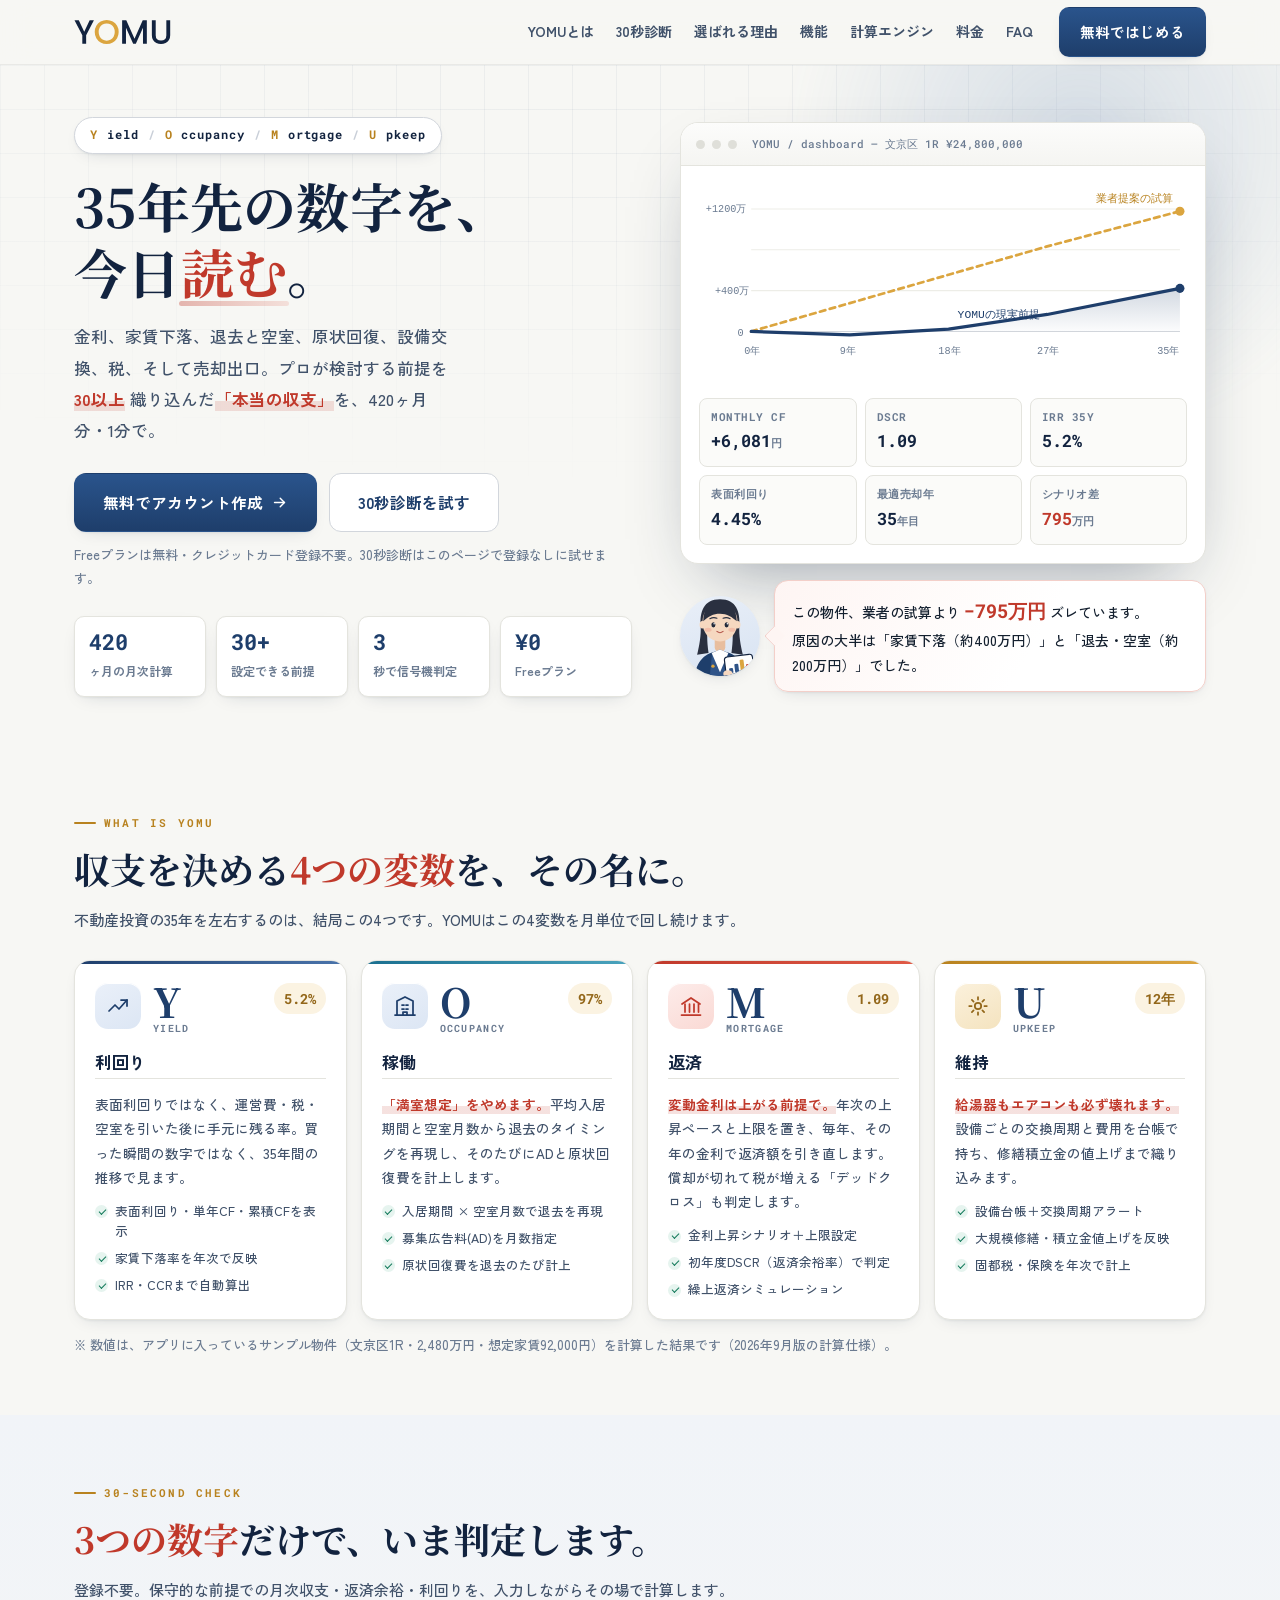
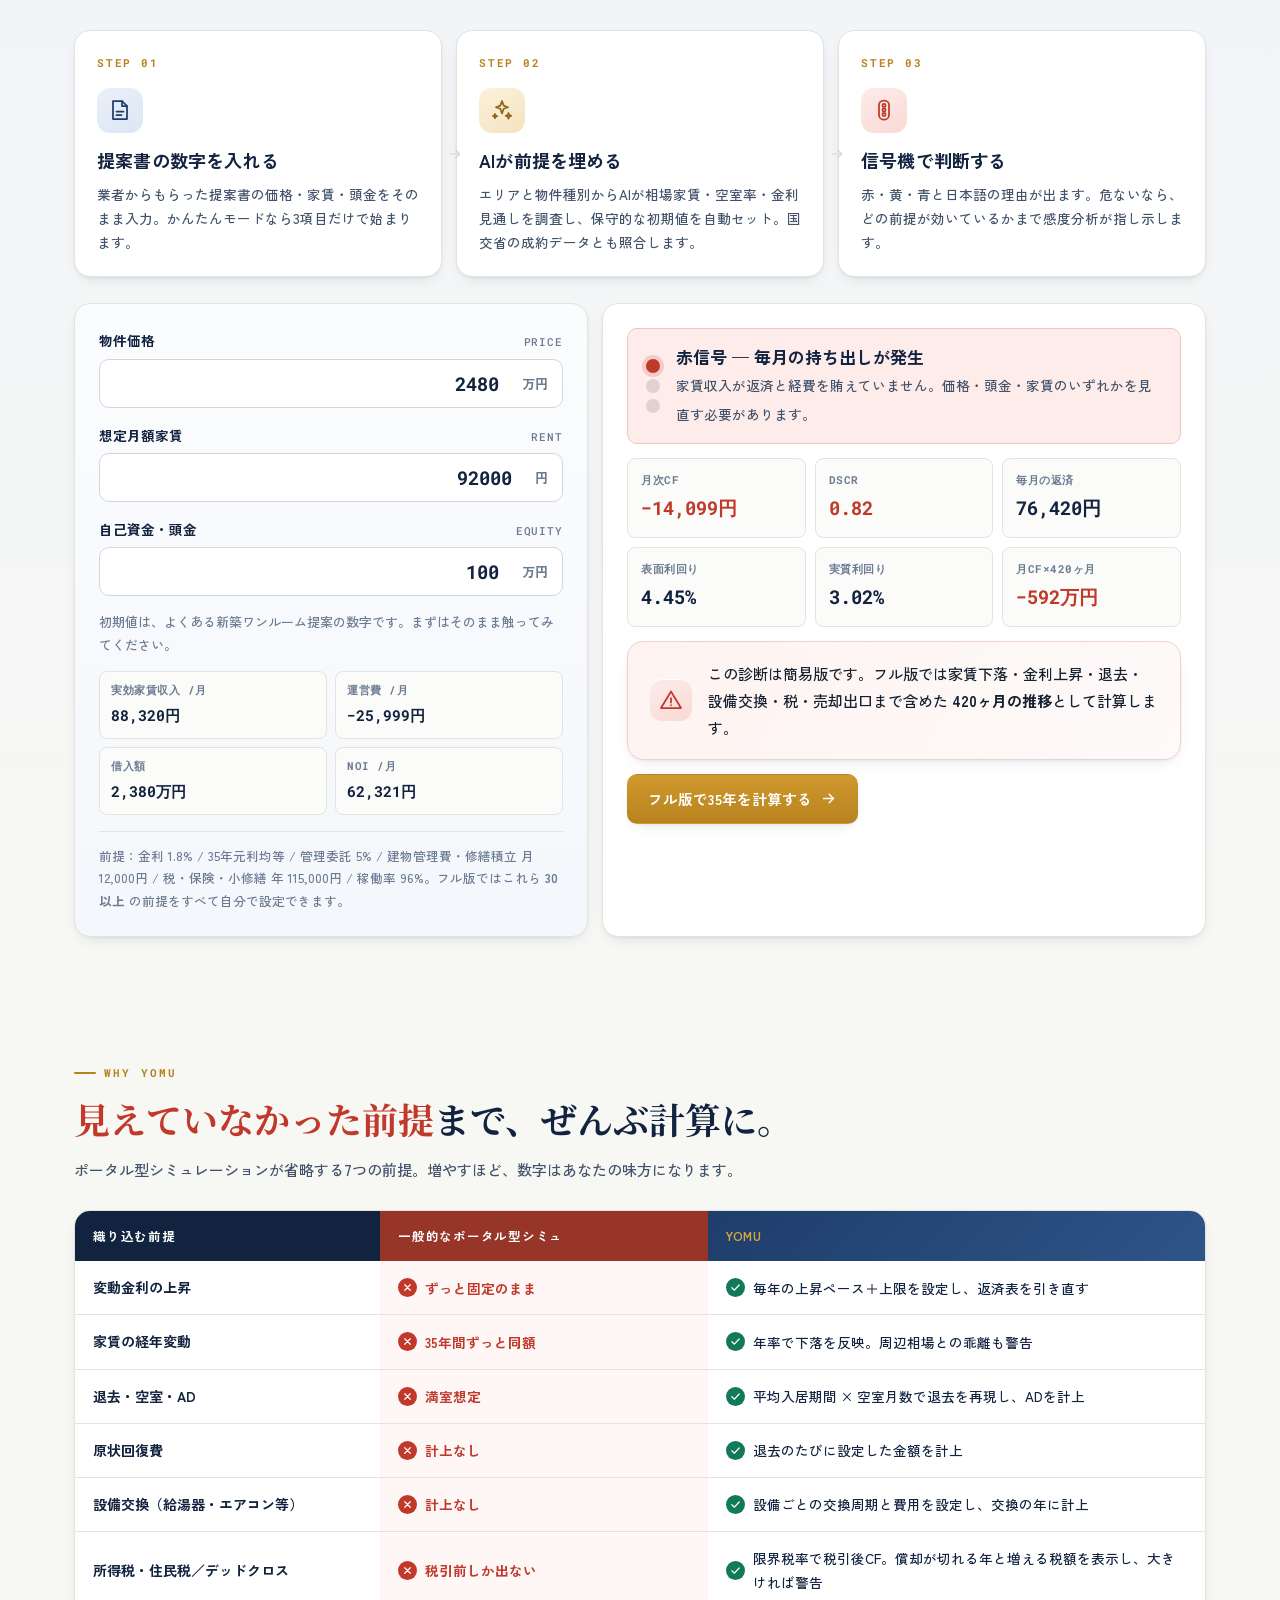
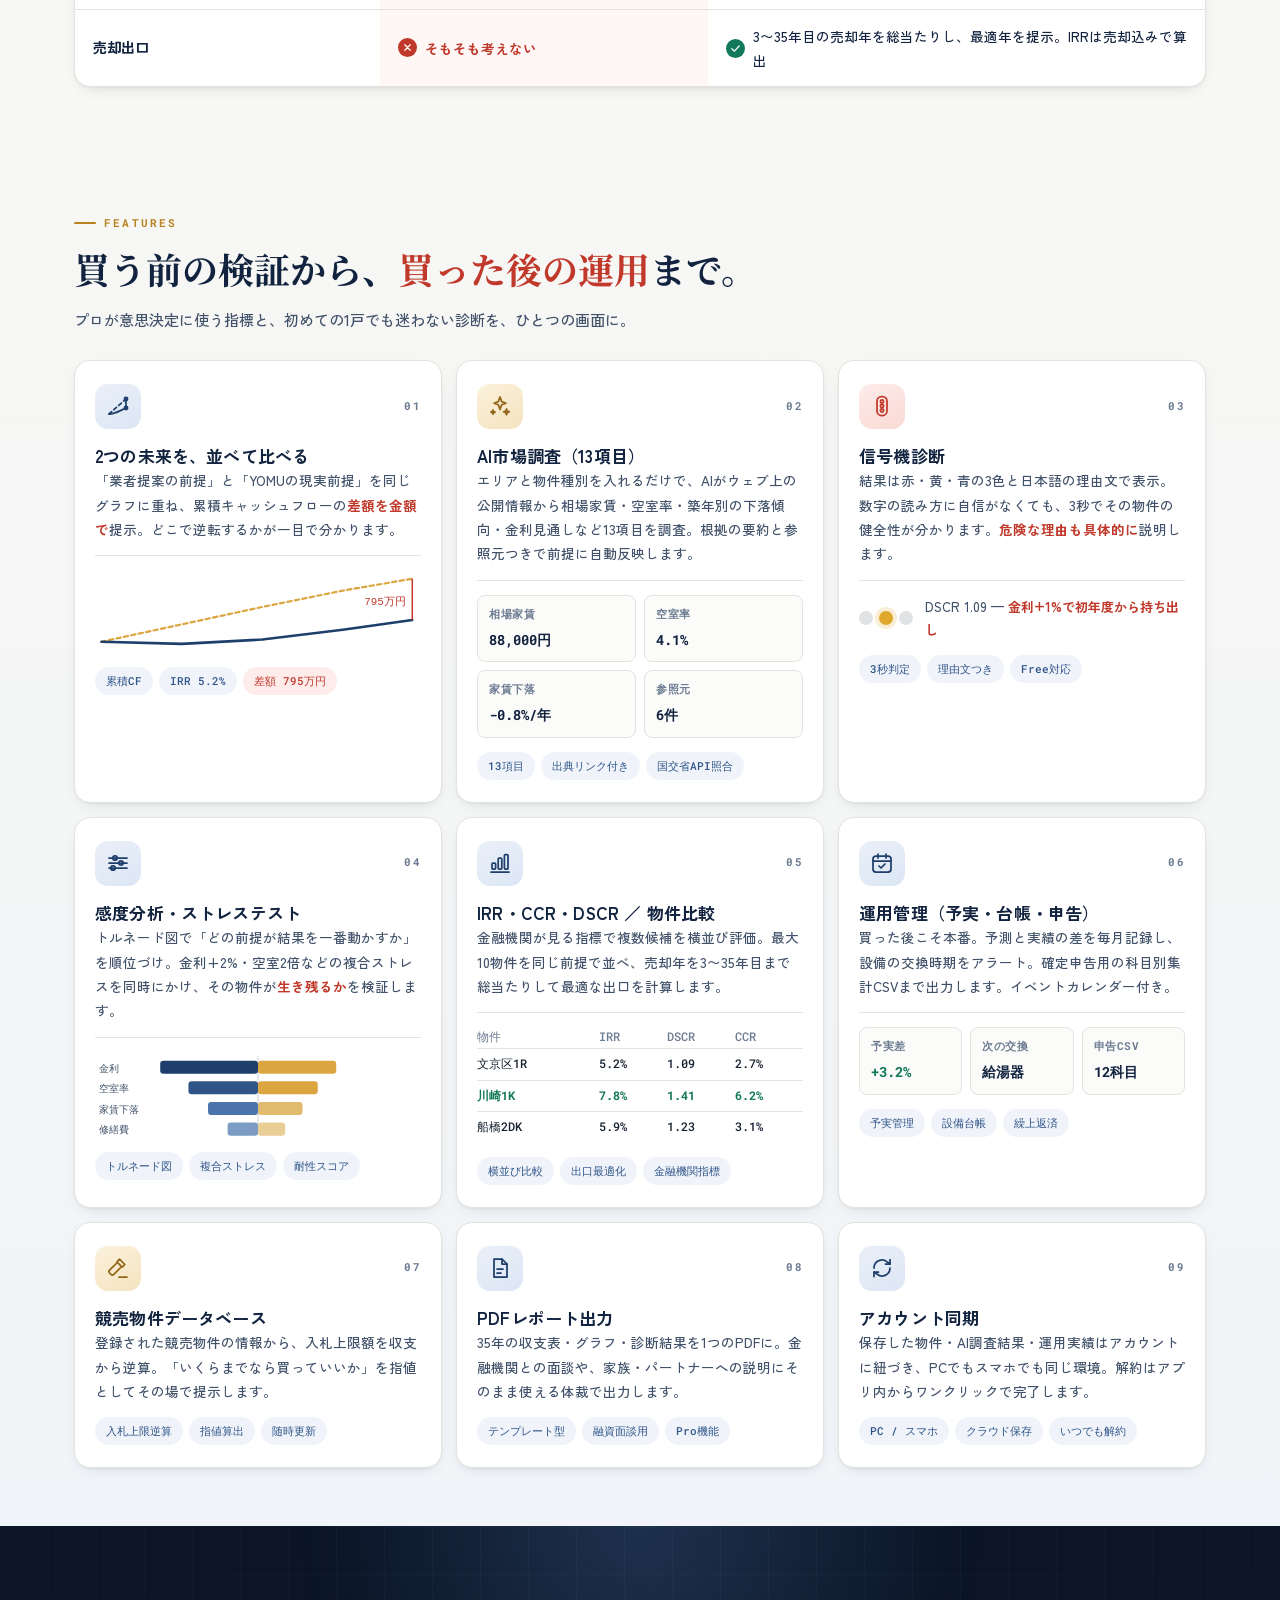
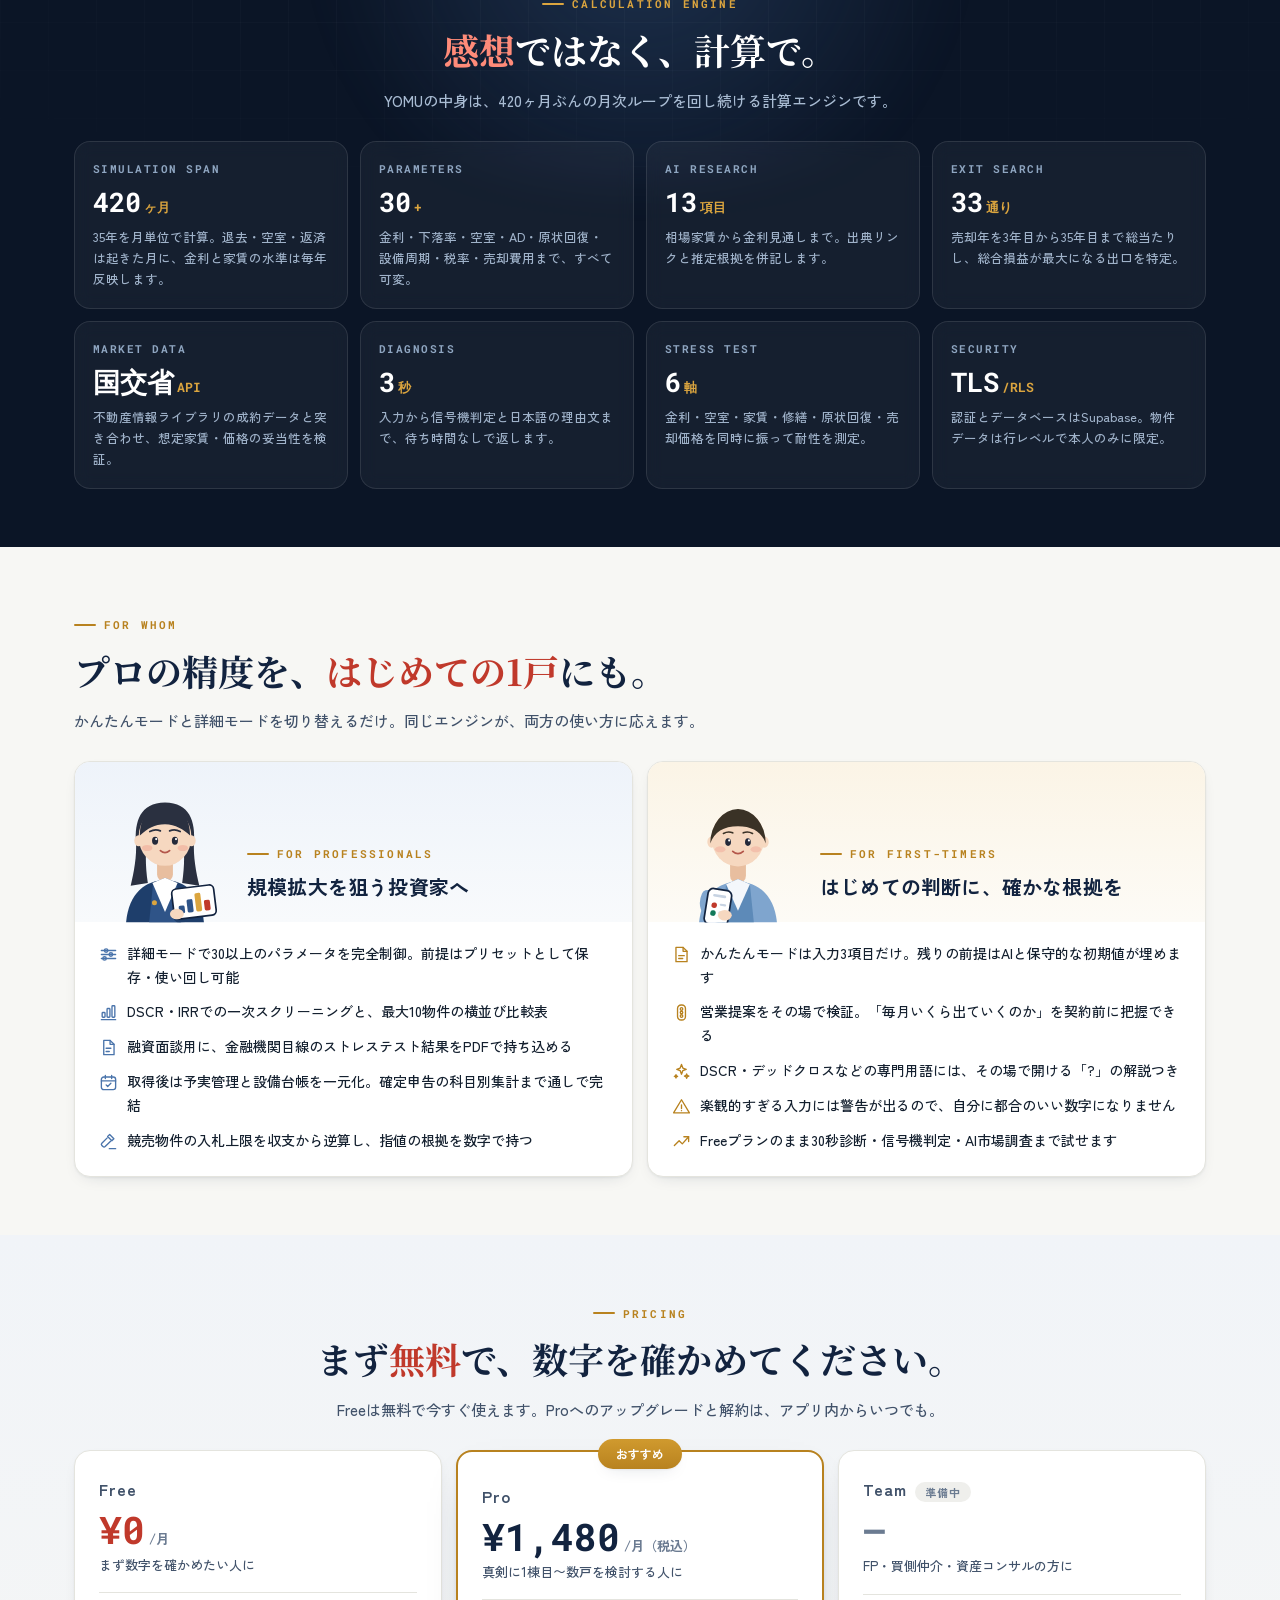
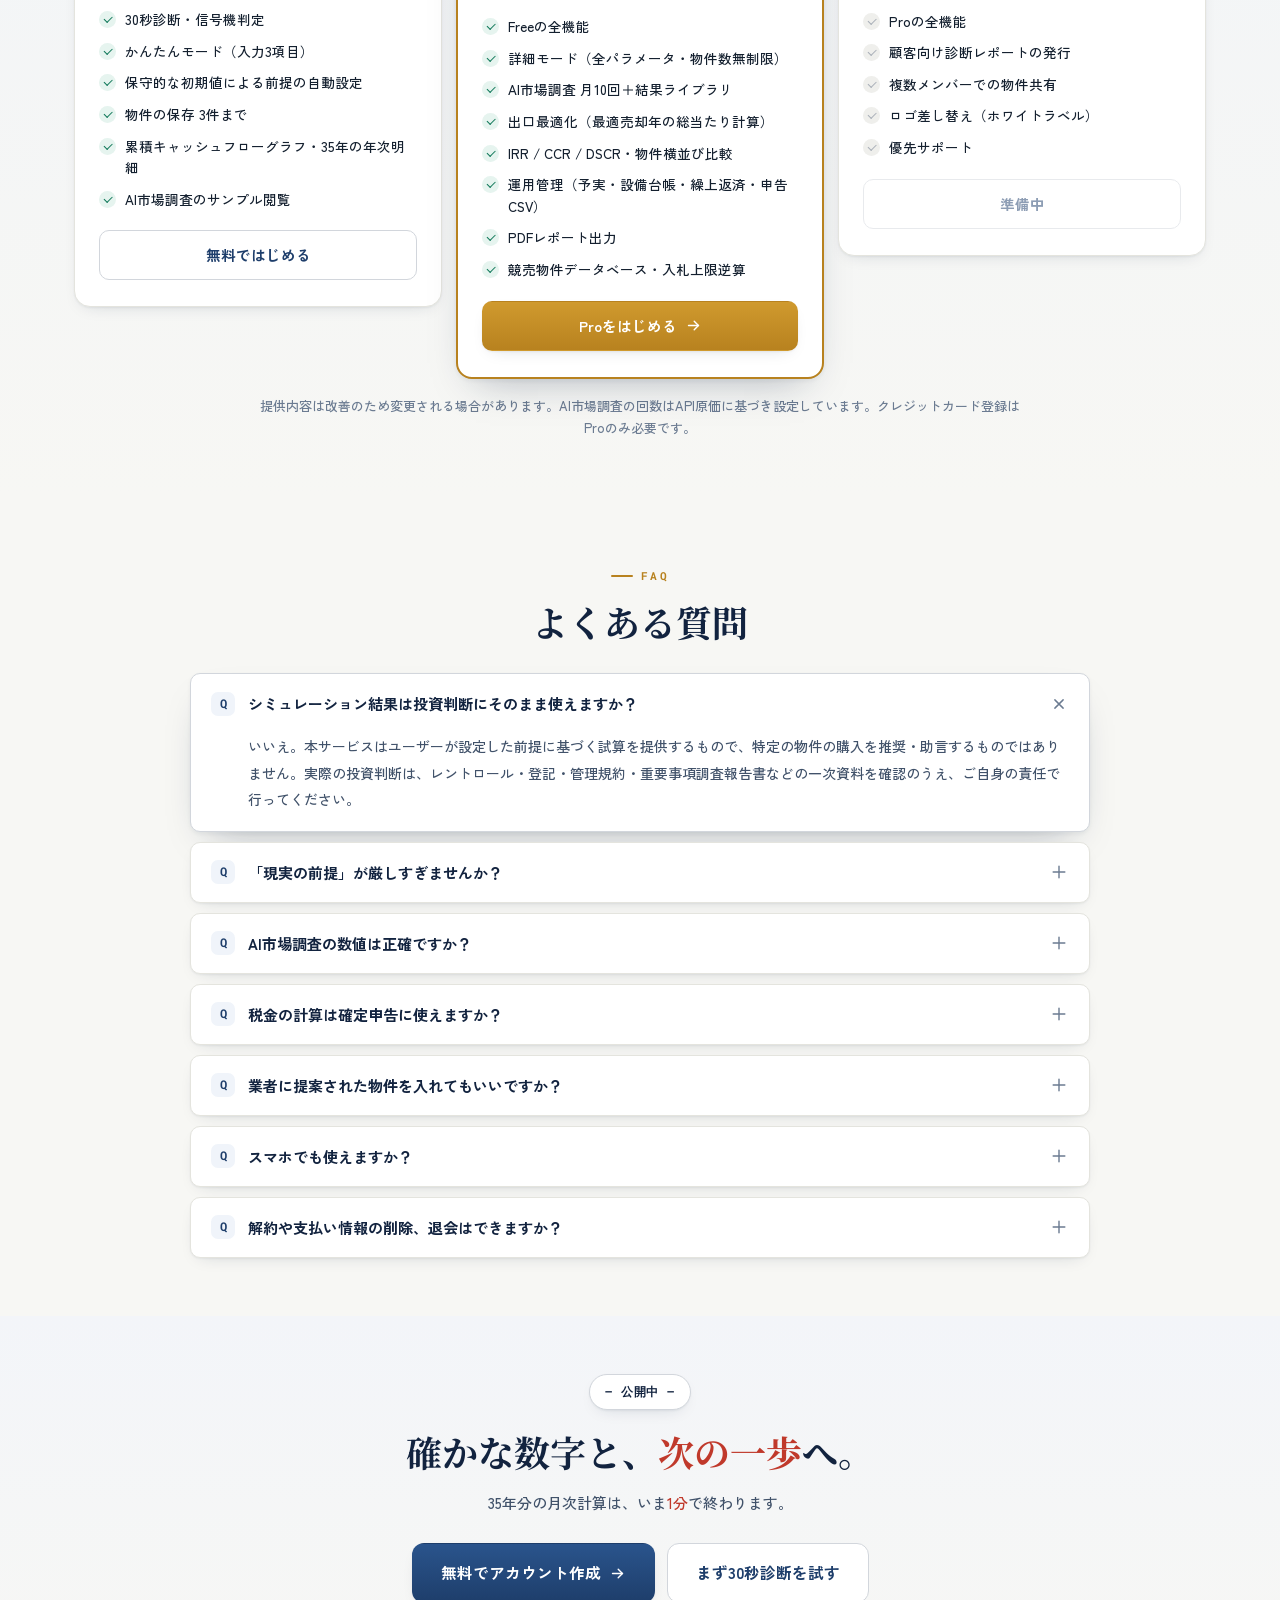
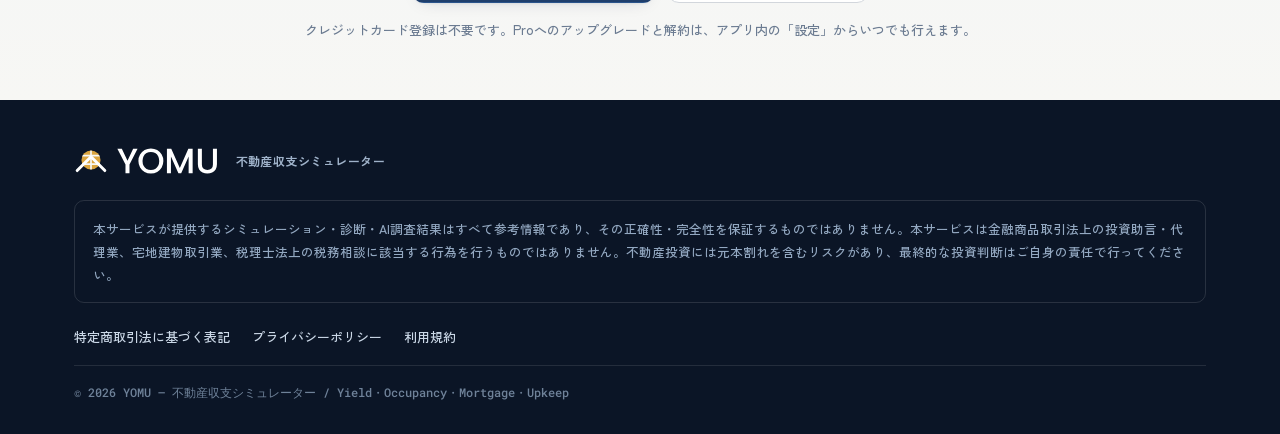
<file: index.html>
<!DOCTYPE html>
<html lang="ja">
<head>
<meta charset="utf-8">
<meta name="viewport" content="width=device-width, initial-scale=1">
<title>YOMU — 不動産投資の「本当の収支」を35年分、読む。</title>
<meta name="description" content="利回り(Yield)・稼働(Occupancy)・返済(Mortgage)・維持(Upkeep)。30以上の前提を織り込んだ35年月次シミュレーションと信号機診断。Freeプランは無料。">
<link rel="preconnect" href="https://fonts.googleapis.com">
<link rel="preconnect" href="https://fonts.gstatic.com" crossorigin>
<link href="https://fonts.googleapis.com/css2?family=Noto+Serif+JP:wght@600;700&family=Zen+Kaku+Gothic+New:wght@400;500;700;900&family=Roboto+Mono:wght@400;500;700&display=swap" rel="stylesheet">
<link rel="icon" type="image/svg+xml" href="/favicon.svg">
<link rel="icon" type="image/png" sizes="32x32" href="/favicon-32.png">
<link rel="icon" type="image/png" sizes="16x16" href="/favicon-16.png">
<link rel="apple-touch-icon" href="/apple-touch-icon.png">
<meta name="theme-color" content="#12233F">
<meta property="og:title" content="YOMU — 不動産収支シミュレーター">
<meta property="og:type" content="website">
<meta name="twitter:card" content="summary">
<style>
:root{
  --ink:#1E3E6B; --ink-2:#2f5488; --ink-3:#4a74ab; --ink-deep:#12233f; --ink-night:#0B1526;
  --gold:#B8821F; --gold-2:#DBA53F; --gold-soft:#FBF3E2;
  --red:#C0392B; --red-2:#E05A46; --red-soft:#FDECEA;
  --ok:#12795A; --ok-soft:#E6F4EF;
  --paper:#F7F7F4; --surface:#fff; --surface-2:#FBFBF9;
  --text:#14202F; --muted:#41526A; --faint:#6B7B91;
  --line:#E4E4DE; --line-2:#D2D6DC;
  --serif:"Noto Serif JP",serif;
  --sans:"Zen Kaku Gothic New","Hiragino Sans","Yu Gothic",sans-serif;
  --mono:"Roboto Mono",ui-monospace,SFMono-Regular,Menlo,monospace;
  --r:16px; --r-s:10px; --r-xs:8px; --pill:999px;
  --sh1:0 1px 2px rgba(18,35,63,.05), 0 6px 18px -10px rgba(18,35,63,.22);
  --sh2:0 2px 4px rgba(18,35,63,.05), 0 18px 40px -20px rgba(18,35,63,.35);
  --sh3:0 30px 70px -30px rgba(18,35,63,.45);
}
*{box-sizing:border-box;margin:0;padding:0}
html{scroll-behavior:smooth}
body{font-family:var(--sans);font-size:16px;font-weight:500;line-height:1.8;color:var(--text);background:var(--paper);-webkit-font-smoothing:antialiased}
a{color:inherit;text-decoration:none}
img,svg{display:block}
.wrap{max-width:1180px;margin:0 auto;padding:0 24px}
.mono{font-family:var(--mono);font-variant-numeric:tabular-nums}

/* ===== type ===== */
h1{font-family:var(--serif);font-weight:700;font-size:clamp(31px,4.4vw,53px);line-height:1.26;letter-spacing:.005em;color:var(--ink-deep)}
h2{font-family:var(--serif);font-weight:700;font-size:clamp(24px,2.9vw,36px);line-height:1.36;color:var(--ink-deep)}
h3{font-family:var(--sans);font-weight:700;font-size:18px;line-height:1.5;color:var(--ink-deep);letter-spacing:.01em}
.hl{font-style:normal;color:var(--red)}
.mk{font-style:normal;color:var(--red);font-weight:700;background:linear-gradient(transparent 60%,rgba(192,57,43,.15) 60%)}
.neg{color:var(--red);font-weight:700}
.lead{color:var(--muted);font-size:15px;font-weight:500;line-height:1.85}
.note{font-size:13px;color:var(--faint);font-weight:500;line-height:1.75}

/* ===== section frame ===== */
section{padding:58px 0;position:relative}
.sec-head{margin-bottom:26px;max-width:780px}
.eyebrow{display:inline-flex;align-items:center;gap:8px;font-family:var(--mono);font-size:11px;font-weight:700;letter-spacing:.2em;color:var(--gold);text-transform:uppercase;margin-bottom:12px}
.eyebrow::before{content:"";width:22px;height:2px;border-radius:2px;background:var(--gold)}
.sec-head .lead{margin-top:12px}
.center{text-align:center;margin-left:auto;margin-right:auto}
.center .eyebrow{justify-content:center}

/* ===== buttons ===== */
.btn{display:inline-flex;align-items:center;justify-content:center;gap:8px;padding:11px 20px;border-radius:var(--r-s);font-size:14.5px;font-weight:700;border:1px solid transparent;cursor:pointer;transition:transform .18s cubic-bezier(.2,.8,.3,1),box-shadow .18s,background .18s;font-family:var(--sans);white-space:nowrap}
.btn svg{width:17px;height:17px}
.btn-p{background:linear-gradient(180deg,#2a548c 0%,#1E3E6B 100%);color:#fff;box-shadow:var(--sh1)}
.btn-p:hover{transform:translateY(-2px);box-shadow:var(--sh2)}
.btn-g{background:linear-gradient(180deg,#D09A2E 0%,#B8821F 100%);color:#fff;box-shadow:var(--sh1)}
.btn-g:hover{transform:translateY(-2px);box-shadow:var(--sh2)}
.btn-o{border-color:var(--line-2);color:var(--ink);background:var(--surface)}
.btn-o:hover{border-color:var(--ink-3);transform:translateY(-2px);box-shadow:var(--sh1)}
.btn-lg{padding:15px 28px;font-size:15.5px;border-radius:12px}

/* ===== card ===== */
.card{background:var(--surface);border:1px solid var(--line);border-radius:var(--r);box-shadow:var(--sh1)}
.grid{display:grid;gap:14px}
.g2{grid-template-columns:repeat(2,1fr)}
.g3{grid-template-columns:repeat(3,1fr)}
.g4{grid-template-columns:repeat(4,1fr)}

/* ===== icons ===== */
.ico{width:22px;height:22px;stroke:currentColor;fill:none;stroke-width:1.7;stroke-linecap:round;stroke-linejoin:round}
.ico-box{width:46px;height:46px;border-radius:13px;display:flex;align-items:center;justify-content:center;background:linear-gradient(150deg,#EAF0F9,#DCE6F4);color:var(--ink);flex:0 0 auto;box-shadow:inset 0 1px 0 #fff}
.ico-box.gold{background:linear-gradient(150deg,#FBF1DC,#F4E3BF);color:#93671A}
.ico-box.red{background:linear-gradient(150deg,#FDECEA,#FAD9D4);color:var(--red)}
.ico-box .ico{width:24px;height:24px;stroke-width:1.75}

/* ===== header ===== */
header{position:sticky;top:0;z-index:80;background:rgba(247,247,244,.86);backdrop-filter:saturate(180%) blur(14px);border-bottom:1px solid rgba(0,0,0,.06)}
.nav{display:flex;align-items:center;gap:26px;height:64px}
.brand{display:flex;align-items:center;color:var(--ink-deep)}
.brand svg{height:24px;width:auto;display:block}
@media(max-width:640px){.brand svg{height:21px}}
.nav nav{display:flex;gap:22px;margin-left:auto;font-size:14px;font-weight:700;color:var(--muted)}
.nav nav a{position:relative;padding:4px 0}
.nav nav a::after{content:"";position:absolute;left:0;right:100%;bottom:0;height:2px;border-radius:2px;background:var(--gold);transition:right .22s}
.nav nav a:hover{color:var(--ink)}.nav nav a:hover::after{right:0}
@media(max-width:1000px){.nav nav{display:none}}

/* ===== hero ===== */
.hero{position:relative;overflow:hidden;padding:52px 0 48px}
.hero::before{content:"";position:absolute;inset:0;
  background-image:linear-gradient(rgba(30,62,107,.05) 1px,transparent 1px),linear-gradient(90deg,rgba(30,62,107,.05) 1px,transparent 1px);
  background-size:44px 44px;mask-image:radial-gradient(120% 80% at 50% 0%,#000 20%,transparent 78%);
  -webkit-mask-image:radial-gradient(120% 80% at 50% 0%,#000 20%,transparent 78%)}
.hero::after{content:"";position:absolute;width:760px;height:560px;right:-180px;top:-200px;border-radius:50%;
  background:radial-gradient(circle,rgba(74,116,171,.20),transparent 62%);filter:blur(10px)}
.hero .wrap{position:relative;z-index:2}
.hero-grid{display:grid;grid-template-columns:1.03fr .97fr;gap:48px;align-items:center}
.pill{display:inline-flex;align-items:center;gap:9px;font-family:var(--mono);font-size:11.5px;font-weight:700;letter-spacing:.08em;color:var(--ink-deep);background:var(--surface);border:1px solid var(--line-2);padding:7px 15px;border-radius:var(--pill);box-shadow:var(--sh1)}
.pill b{color:var(--gold)}
h1{margin:18px 0 16px}
h1 em{font-style:normal;color:var(--red);position:relative;white-space:nowrap}
h1 em::after{content:"";position:absolute;left:-2px;right:-2px;bottom:.06em;height:.1em;border-radius:4px;background:linear-gradient(90deg,rgba(192,57,43,.35),rgba(224,90,70,.15))}
.hero .sub{font-size:16.5px;color:var(--muted);font-weight:500;max-width:47ch;line-height:1.9}
.hero .cta{display:flex;gap:12px;margin:26px 0 12px;flex-wrap:wrap}
.hero-stats{display:grid;grid-template-columns:repeat(4,1fr);gap:10px;margin-top:26px}
.hero-stats div{background:var(--surface);border:1px solid var(--line);border-radius:var(--r-s);padding:12px 14px;box-shadow:var(--sh1)}
.hero-stats b{display:block;font-family:var(--mono);font-size:22px;font-weight:700;color:var(--ink);line-height:1.2}
.hero-stats b i{font-style:normal;font-size:13px;color:var(--gold);margin-left:2px}
.hero-stats span{font-size:12px;color:var(--faint);font-weight:700}
@media(max-width:1000px){.hero-grid{grid-template-columns:1fr;gap:34px}}

/* ===== app panel ===== */
.panel{background:var(--surface);border:1px solid var(--line);border-radius:18px;box-shadow:var(--sh3);overflow:hidden}
.panel-bar{display:flex;align-items:center;gap:7px;padding:11px 15px;border-bottom:1px solid var(--line);background:linear-gradient(180deg,#FCFCFB,#F5F5F2)}
.panel-bar i{width:9px;height:9px;border-radius:50%;background:#DFDFD9}
.panel-bar span{font-family:var(--mono);font-size:11px;font-weight:500;color:var(--faint);margin-left:8px}
.panel-body{padding:18px}
.kv{display:grid;grid-template-columns:repeat(3,1fr);gap:8px;margin-top:14px}
.kv div{background:var(--surface-2);border:1px solid var(--line);border-radius:var(--r-xs);padding:9px 11px}
.kv span{display:block;font-family:var(--mono);font-size:10.5px;font-weight:700;letter-spacing:.05em;color:var(--faint)}
.kv b{font-family:var(--mono);font-size:17px;font-weight:700;color:var(--ink-deep)}
.kv b.up{color:var(--ok)}.kv b.dn{color:var(--red)}
.kv b em{font-style:normal;font-size:11px;color:var(--faint)}

/* ===== advisor bubble ===== */
.advisor{display:flex;align-items:center;gap:14px;margin-top:16px}
.advisor .av{width:80px;height:80px;border-radius:50%;background:linear-gradient(160deg,#E9EFF8,#D8E3F2);flex:0 0 auto;overflow:hidden;box-shadow:var(--sh1);position:relative}
.advisor .av svg{position:absolute;left:50%;bottom:-4px;width:88px;transform:translateX(-50%)}
.bubble{position:relative;background:linear-gradient(120deg,#FEF5F3,#fff 60%);border:1px solid #F3CFC9;border-radius:14px;padding:13px 17px;box-shadow:var(--sh1);font-size:14px;font-weight:500;color:var(--text);flex:1}
.bubble::before{content:"";position:absolute;left:-8px;top:50%;width:14px;height:14px;background:#FEF5F3;border-left:1px solid #F3CFC9;border-bottom:1px solid #F3CFC9;border-radius:0 0 0 3px;transform:translateY(-50%) rotate(45deg)}
.bubble .big{font-family:var(--mono);font-size:19px;font-weight:700;color:var(--red)}

/* ===== YOMU cards ===== */
.yomu{display:grid;grid-template-columns:repeat(4,1fr);gap:14px}
.ycard{position:relative;background:var(--surface);border:1px solid var(--line);border-radius:var(--r);padding:22px 20px 20px;box-shadow:var(--sh1);overflow:hidden;transition:transform .22s cubic-bezier(.2,.8,.3,1),box-shadow .22s}
.ycard:hover{transform:translateY(-4px);box-shadow:var(--sh2)}
.ycard::before{content:"";position:absolute;left:0;right:0;top:0;height:3px;background:linear-gradient(90deg,var(--ink),var(--ink-3))}
.ycard:nth-child(2)::before{background:linear-gradient(90deg,#1a6f8f,#4aa3bd)}
.ycard:nth-child(3)::before{background:linear-gradient(90deg,var(--red),var(--red-2))}
.ycard:nth-child(4)::before{background:linear-gradient(90deg,var(--gold),var(--gold-2))}
.ycard .top{display:flex;align-items:flex-start;gap:12px;margin-bottom:14px}
.ycard .ltr{font-family:var(--serif);font-weight:700;font-size:40px;line-height:.9;color:var(--ink);letter-spacing:.02em}
.ycard .ltr span{display:block;font-family:var(--mono);font-size:9.5px;font-weight:700;letter-spacing:.14em;color:var(--faint);margin-top:6px}
.ycard .jp{font-weight:700;font-size:17px;color:var(--ink-deep);margin-top:2px}
.ycard .chip{margin-left:auto;font-family:var(--mono);font-size:14px;font-weight:700;color:#93671A;background:var(--gold-soft);padding:3px 10px;border-radius:var(--pill)}
.ycard p{font-size:13.5px;color:var(--muted);line-height:1.8;border-top:1px solid var(--line);padding-top:13px}
.ycard ul{list-style:none;margin-top:12px;display:flex;flex-direction:column;gap:7px}
.ycard li{font-size:12.5px;color:var(--muted);font-weight:500;padding-left:20px;position:relative;line-height:1.6}
.ycard li::before{content:"";position:absolute;left:0;top:.35em;width:13px;height:13px;border-radius:50%;background:var(--ok-soft)}
.ycard li::after{content:"";position:absolute;left:3.5px;top:.62em;width:6px;height:3px;border-left:1.7px solid var(--ok);border-bottom:1.7px solid var(--ok);transform:rotate(-45deg)}
@media(max-width:1000px){.yomu{grid-template-columns:repeat(2,1fr)}}
@media(max-width:620px){.yomu{grid-template-columns:1fr}}

/* ===== steps ===== */
.steps{display:grid;grid-template-columns:repeat(3,1fr);gap:14px;counter-reset:st}
.step{background:var(--surface);border:1px solid var(--line);border-radius:var(--r);padding:22px;box-shadow:var(--sh1);position:relative}
.step .n{font-family:var(--mono);font-size:11px;font-weight:700;letter-spacing:.16em;color:var(--gold);margin-bottom:14px}
.step h3{margin:14px 0 8px}
.step p{font-size:13.5px;color:var(--muted)}
.step .arrow{position:absolute;right:-22px;top:50%;transform:translateY(-50%);width:16px;height:16px;color:var(--line-2);z-index:3}
@media(max-width:820px){.steps{grid-template-columns:1fr}.step .arrow{display:none}}

/* ===== diagnose ===== */
.diag{display:grid;grid-template-columns:.92fr 1.08fr;gap:14px}
.diag-in,.diag-out{background:var(--surface);border:1px solid var(--line);border-radius:var(--r);padding:24px;box-shadow:var(--sh1)}
.diag-in{background:linear-gradient(180deg,#FBFCFE,#F4F7FB)}
.field{margin-bottom:15px}
.field label{display:flex;justify-content:space-between;align-items:baseline;font-size:13.5px;font-weight:700;color:var(--ink-deep);margin-bottom:6px}
.field label b{font-family:var(--mono);font-size:10.5px;font-weight:500;color:var(--faint);letter-spacing:.09em}
.field .box{display:flex;align-items:center;background:var(--surface);border:1.5px solid var(--line-2);border-radius:var(--r-s);padding:0 14px;transition:.18s}
.field .box:focus-within{border-color:var(--ink-3);box-shadow:0 0 0 4px rgba(74,116,171,.14)}
.field input{flex:1;border:0;outline:0;background:transparent;padding:11px 0;font-family:var(--mono);font-size:19px;font-weight:700;color:var(--ink-deep);text-align:right;width:100%}
.field .unit{font-size:13px;font-weight:700;color:var(--faint);margin-left:8px}
.assump{font-size:12.5px;color:var(--faint);line-height:1.8;border-top:1px solid var(--line);padding-top:13px;margin-top:16px}
.signal{display:flex;align-items:center;gap:16px;border-radius:var(--r-s);padding:15px 18px;margin-bottom:14px;transition:.3s;border:1px solid var(--line);background:var(--surface-2)}
.signal.g{background:var(--ok-soft);border-color:#B6E0D0}
.signal.y{background:#FDF5E3;border-color:#EBD5A4}
.signal.r{background:var(--red-soft);border-color:#F3C3BC}
.lamp{display:flex;flex-direction:column;gap:6px;flex:0 0 auto}
.lamp i{width:14px;height:14px;border-radius:50%;background:rgba(20,32,47,.13);transition:.28s}
.lamp i.on[data-c="r"]{background:var(--red);box-shadow:0 0 0 4px rgba(192,57,43,.18)}
.lamp i.on[data-c="y"]{background:#DFA82C;box-shadow:0 0 0 4px rgba(223,168,44,.2)}
.lamp i.on[data-c="g"]{background:var(--ok);box-shadow:0 0 0 4px rgba(18,121,90,.18)}
.signal .txt b{font-family:var(--sans);font-weight:700;font-size:17px;color:var(--ink-deep);display:block;line-height:1.5}
.signal .txt span{font-size:13.5px;color:var(--muted);font-weight:500}
.res{display:grid;grid-template-columns:repeat(3,1fr);gap:9px}
.res div{background:var(--surface-2);border:1px solid var(--line);border-radius:var(--r-xs);padding:11px 13px}
.res span{display:block;font-size:11px;font-weight:700;color:var(--faint);font-family:var(--mono);letter-spacing:.04em;margin-bottom:2px}
.res b{font-family:var(--mono);font-size:19px;font-weight:700;color:var(--ink-deep)}
.res b.up{color:var(--ok)}.res b.dn{color:var(--red)}
.res b em{font-style:normal;font-size:11px;color:var(--faint);margin-left:2px}
@media(max-width:940px){.diag{grid-template-columns:1fr}.res{grid-template-columns:repeat(2,1fr)}}

/* ===== compare ===== */
.cmp-wrap{background:var(--surface);border:1px solid var(--line);border-radius:var(--r);box-shadow:var(--sh1);overflow:hidden}
.cmp{width:100%;border-collapse:collapse;font-size:14px}
.cmp th,.cmp td{padding:14px 18px;text-align:left;vertical-align:middle;border-bottom:1px solid var(--line)}
.cmp thead th{font-size:12.5px;font-weight:700;letter-spacing:.06em;color:#fff;border-bottom:0}
.cmp thead th:first-child{background:var(--ink-deep)}
.cmp thead th:nth-child(2){background:#963528}
.cmp thead th:last-child{background:linear-gradient(135deg,#1E3E6B,#2f5488);color:var(--gold-2)}
.cmp tbody tr:last-child td{border-bottom:0}
.cmp tbody tr{transition:.16s}
.cmp tbody tr:hover{background:#FAFBFD}
.cmp td:first-child{font-weight:700;color:var(--ink-deep);width:27%}
.cmp td:nth-child(2){width:29%;background:#FEF7F6}
.cmp .x,.cmp .v{display:inline-flex;align-items:center;gap:8px;font-weight:700;font-size:13.5px}
.cmp .x{color:var(--red)}
.cmp .v{color:var(--ink-deep);font-weight:500}
.cmp .x .ic,.cmp .v .ic{width:19px;height:19px;border-radius:50%;display:inline-flex;align-items:center;justify-content:center;flex:0 0 auto}
.cmp .x .ic{background:var(--red);color:#fff}
.cmp .v .ic{background:var(--ok);color:#fff}
.cmp .x .ic svg,.cmp .v .ic svg{width:11px;height:11px;stroke:currentColor;stroke-width:2.6;fill:none;stroke-linecap:round}
@media(max-width:760px){.cmp th:nth-child(2),.cmp td:nth-child(2){display:none}.cmp td:first-child{width:40%}}

/* ===== features ===== */
.feat{display:grid;grid-template-columns:repeat(3,1fr);gap:14px}
.fcard{background:var(--surface);border:1px solid var(--line);border-radius:var(--r);padding:22px 20px;box-shadow:var(--sh1);transition:transform .22s cubic-bezier(.2,.8,.3,1),box-shadow .22s;display:flex;flex-direction:column}
.fcard:hover{transform:translateY(-4px);box-shadow:var(--sh2)}
.fcard .no{font-family:var(--mono);font-size:10.5px;font-weight:700;letter-spacing:.14em;color:var(--faint);margin-left:auto}
.fcard .hd{display:flex;align-items:center;gap:12px;margin-bottom:14px}
.fcard h3{font-size:17px}
.fcard p{font-size:13.5px;color:var(--muted);line-height:1.8}
.fcard .viz{margin-top:14px;padding-top:14px;border-top:1px solid var(--line)}
.tags{display:flex;gap:6px;flex-wrap:wrap;margin-top:14px}
.tags span{font-family:var(--mono);font-size:11px;font-weight:500;color:var(--ink-2);background:#F0F4FA;border-radius:var(--pill);padding:4px 11px}
.tags span.r{color:var(--red);background:var(--red-soft)}
@media(max-width:1000px){.feat{grid-template-columns:repeat(2,1fr)}}
@media(max-width:660px){.feat{grid-template-columns:1fr}}

/* ===== dark engine ===== */
.dark{background:var(--ink-night);color:#D7E1EE;position:relative;overflow:hidden}
.dark::before{content:"";position:absolute;inset:0;background-image:linear-gradient(rgba(255,255,255,.04) 1px,transparent 1px),linear-gradient(90deg,rgba(255,255,255,.04) 1px,transparent 1px);background-size:48px 48px;mask-image:radial-gradient(100% 70% at 50% 0%,#000,transparent 75%);-webkit-mask-image:radial-gradient(100% 70% at 50% 0%,#000,transparent 75%)}
.dark::after{content:"";position:absolute;width:900px;height:520px;left:50%;top:-260px;transform:translateX(-50%);border-radius:50%;background:radial-gradient(circle,rgba(74,116,171,.30),transparent 62%);filter:blur(20px)}
.dark .wrap{position:relative;z-index:2}
.dark h2{color:#fff}
.dark .lead{color:#A9BCD3}
.dark .eyebrow{color:var(--gold-2)}
.dark .eyebrow::before{background:var(--gold-2)}
.specs{display:grid;grid-template-columns:repeat(4,1fr);gap:12px}
.spec{background:rgba(255,255,255,.045);border:1px solid rgba(255,255,255,.10);border-radius:var(--r);padding:18px;backdrop-filter:blur(8px);transition:.22s}
.spec:hover{background:rgba(255,255,255,.075);border-color:rgba(219,165,63,.42);transform:translateY(-3px)}
.spec span{display:block;font-family:var(--mono);font-size:10.5px;font-weight:700;letter-spacing:.14em;color:#8FA6C1;margin-bottom:8px}
.spec b{font-family:var(--mono);font-size:27px;font-weight:700;color:#fff;line-height:1.2;display:block}
.spec b i{font-style:normal;font-size:13px;color:var(--gold-2);margin-left:3px}
.spec p{font-size:12.5px;color:#9FB2C9;font-weight:500;margin-top:7px;line-height:1.7}
@media(max-width:1000px){.specs{grid-template-columns:repeat(2,1fr)}}
@media(max-width:560px){.specs{grid-template-columns:1fr}}

/* ===== for whom ===== */
.whom{display:grid;grid-template-columns:1fr 1fr;gap:14px}
.wcard{background:var(--surface);border:1px solid var(--line);border-radius:var(--r);padding:0;box-shadow:var(--sh1);overflow:hidden;display:flex;flex-direction:column}
.wcard .hero-strip{display:flex;align-items:flex-end;gap:16px;padding:22px 24px 0;background:linear-gradient(180deg,#EEF3FA,#F8FAFC)}
.wcard.b .hero-strip{background:linear-gradient(180deg,#FBF4E6,#FDFBF6)}
.wcard .fig{width:132px;flex:0 0 auto;margin-bottom:-1px}
.wcard .fig svg{width:132px;height:auto}
.wcard .ttl{padding-bottom:20px}
.wcard .ttl .eyebrow{margin-bottom:8px}
.wcard .body{padding:20px 24px 24px}
.wcard ul{list-style:none;display:flex;flex-direction:column;gap:11px}
.wcard li{font-size:14px;color:var(--text);font-weight:500;padding-left:28px;position:relative;line-height:1.7}
.wcard li .ico{position:absolute;left:0;top:3px;width:19px;height:19px;color:var(--ink-3)}
.wcard.b li .ico{color:var(--gold)}
@media(max-width:880px){.whom{grid-template-columns:1fr}}

/* ===== pricing ===== */
.price{display:grid;grid-template-columns:repeat(3,1fr);gap:14px;align-items:start}
.pcard{background:var(--surface);border:1px solid var(--line);border-radius:var(--r);padding:26px 24px;box-shadow:var(--sh1);display:flex;flex-direction:column;position:relative}
.pcard.pro{border:2px solid var(--gold);box-shadow:var(--sh2);padding-top:32px}
.pcard.pro::before{content:"おすすめ";position:absolute;top:-13px;left:50%;transform:translateX(-50%);background:linear-gradient(180deg,#D09A2E,#B8821F);color:#fff;font-size:12px;font-weight:700;padding:4px 18px;border-radius:var(--pill);box-shadow:var(--sh1);white-space:nowrap}
.pcard h3{font-size:16px;letter-spacing:.06em;color:var(--muted)}
.pcard .amt{font-family:var(--mono);font-size:38px;font-weight:700;color:var(--ink-deep);margin:8px 0 2px;line-height:1.1}
.pcard .amt small{font-family:var(--sans);font-size:13px;color:var(--faint);font-weight:700}
.pcard .who{font-size:13px;color:var(--muted);padding-bottom:16px;margin-bottom:16px;border-bottom:1px solid var(--line)}
.pcard ul{list-style:none;flex:1;display:flex;flex-direction:column;gap:10px}
.pcard li{font-size:13.5px;color:var(--text);font-weight:500;padding-left:26px;position:relative;line-height:1.6}
.pcard li::before{content:"";position:absolute;left:0;top:2px;width:17px;height:17px;border-radius:50%;background:var(--ok-soft)}
.pcard li::after{content:"";position:absolute;left:5px;top:7px;width:7px;height:3.5px;border-left:1.8px solid var(--ok);border-bottom:1.8px solid var(--ok);transform:rotate(-45deg)}
.pcard.soon li::before{background:#EFEFEC}
.pcard.soon li::after{border-color:#A9AFB8}
.pcard .btn{margin-top:20px;width:100%}
.chip-soon{display:inline-block;font-size:11px;font-weight:700;padding:2px 10px;border-radius:var(--pill);background:#EFEFEC;color:var(--faint);margin-left:8px;vertical-align:middle}
@media(max-width:900px){.price{grid-template-columns:1fr}}

/* ===== faq ===== */
.faq{max-width:900px;margin:0 auto;display:flex;flex-direction:column;gap:10px}
.faq details{background:var(--surface);border:1px solid var(--line);border-radius:var(--r-s);box-shadow:var(--sh1);overflow:hidden;transition:.2s}
.faq details[open]{border-color:var(--line-2);box-shadow:var(--sh2)}
.faq summary{list-style:none;cursor:pointer;padding:16px 20px;font-size:15px;font-weight:700;color:var(--ink-deep);display:flex;gap:13px;align-items:center}
.faq summary::-webkit-details-marker{display:none}
.faq summary .q{width:24px;height:24px;border-radius:7px;background:#F0F4FA;color:var(--ink);font-family:var(--mono);font-size:12px;font-weight:700;display:flex;align-items:center;justify-content:center;flex:0 0 auto}
.faq summary .pm{margin-left:auto;width:20px;height:20px;color:var(--faint);flex:0 0 auto;transition:transform .22s}
.faq details[open] summary .pm{transform:rotate(45deg)}
.faq .a{padding:0 20px 18px 57px;font-size:14px;color:var(--muted);font-weight:500;line-height:1.9}

/* ===== alert / final / footer ===== */
.alert{display:flex;align-items:center;gap:16px;flex-wrap:wrap;background:linear-gradient(120deg,#FEF3F1,#FDFAF9);border:1px solid #F3CFC9;border-radius:var(--r);padding:18px 22px;box-shadow:var(--sh1)}
.alert .ico-box{width:42px;height:42px;border-radius:12px}
.alert .tx{font-size:15px;font-weight:500;color:var(--text);flex:1 1 320px}
.alert .big{font-family:var(--mono);font-size:30px;font-weight:700;color:var(--red);line-height:1;white-space:nowrap}
.alert .big small{font-size:14px}
.final{text-align:center;position:relative;overflow:hidden;background:linear-gradient(180deg,#F3F5F9,#F7F7F4)}
.final .cta{display:flex;gap:12px;justify-content:center;margin-top:26px;flex-wrap:wrap}
footer{background:var(--ink-night);color:#9FB2C9;padding:44px 0 30px;font-size:13px;font-weight:500;line-height:1.85}
footer .dis{border:1px solid rgba(255,255,255,.12);border-radius:var(--r-s);padding:16px 18px;color:#93A8C1;margin-bottom:22px;font-size:12.5px}
footer .fl{display:flex;gap:22px;flex-wrap:wrap;margin-bottom:16px}
footer .fl a{color:#CBD8E7}
footer .fl a:hover{color:var(--gold-2)}
footer .cr{font-family:var(--mono);font-size:11.5px;color:#6F8299;border-top:1px solid rgba(255,255,255,.1);padding-top:16px}
.reveal{opacity:0;transform:translateY(16px);transition:opacity .7s cubic-bezier(.2,.7,.3,1),transform .7s cubic-bezier(.2,.7,.3,1)}
.reveal.in{opacity:1;transform:none}

@media(max-width:640px){
  body{font-size:15.5px}
  .wrap{padding:0 18px}
  section{padding:44px 0}
  .nav{height:58px;gap:10px}
  .brand{font-size:19px}.brand small{display:none}
  .nav .btn{margin-left:auto;padding:9px 15px;font-size:13.5px}
  .hero{padding:36px 0 44px}
  .hero .cta{flex-direction:column}.hero .cta .btn{width:100%}
  .hero-stats{grid-template-columns:repeat(2,1fr)}
  .res{grid-template-columns:repeat(2,1fr)}
  .alert{gap:12px}.alert .big{font-size:25px}
  .final .cta .btn{width:100%}
  .wcard .hero-strip{flex-direction:column;align-items:flex-start;gap:0}
  .wcard .fig,.wcard .fig svg{width:112px}
  .faq .a{padding-left:20px}
}

footer .flogo{display:flex;align-items:center;gap:16px;margin-bottom:22px;flex-wrap:wrap;color:#FFFFFF}
footer .flogo svg{height:34px;width:145.5px;flex:0 0 auto;display:block}
footer .flogo span{font-size:12px;font-weight:700;color:#9FB2C9;letter-spacing:.04em}
@media(max-width:640px){footer .flogo svg{height:28px;width:119.8px}}
</style>
</head>
<body>

<svg width="0" height="0" style="position:absolute" aria-hidden="true" focusable="false">
<defs>
  <!-- ===== line icons (24x24, inherit stroke via currentColor) ===== -->
  <symbol id="i-yield" viewBox="0 0 24 24"><polyline points="3 17 9 11 13 15 21 6"/><polyline points="15 6 21 6 21 12"/></symbol>
  <symbol id="i-occupancy" viewBox="0 0 24 24"><path d="M4 21V7l8-4 8 4v14"/><path d="M9 11h2M13 11h2M9 15h2M13 15h2"/><path d="M10 21v-3h4v3"/><path d="M2 21h20"/></symbol>
  <symbol id="i-mortgage" viewBox="0 0 24 24"><path d="M3 10l9-6 9 6"/><path d="M6 10v8M10.5 10v8M15 10v8M19.5 10v8"/><path d="M2.5 21h19"/></symbol>
  <symbol id="i-upkeep" viewBox="0 0 24 24"><circle cx="12" cy="12" r="3.2"/><path d="M12 3.2v2.4M12 18.4v2.4M3.2 12h2.4M18.4 12h2.4M5.9 5.9l1.7 1.7M16.4 16.4l1.7 1.7M18.1 5.9l-1.7 1.7M7.6 16.4l-1.7 1.7"/></symbol>
  <symbol id="i-compare" viewBox="0 0 24 24"><path d="M3 20L20 5" stroke-dasharray="3.5 3"/><path d="M3 20c6 0 10-3 17-6"/><path d="M20 5v9"/><circle cx="20" cy="5" r="1.6"/><circle cx="20" cy="14" r="1.6"/></symbol>
  <symbol id="i-ai" viewBox="0 0 24 24"><path d="M12 3l1.7 4.6L18 9.2l-4.3 1.6L12 15.4l-1.7-4.6L6 9.2l4.3-1.6z"/><path d="M18.5 15l.8 2 2 .8-2 .8-.8 2-.8-2-2-.8 2-.8z"/><path d="M5 16l.6 1.5 1.5.6-1.5.6L5 20.2l-.6-1.5L2.9 18l1.5-.6z"/></symbol>
  <symbol id="i-signal" viewBox="0 0 24 24"><rect x="7" y="2.5" width="10" height="19" rx="4.5"/><circle cx="12" cy="7.5" r="1.6"/><circle cx="12" cy="12" r="1.6"/><circle cx="12" cy="16.5" r="1.6"/></symbol>
  <symbol id="i-stress" viewBox="0 0 24 24"><path d="M3 7h18M3 12h18M3 17h18"/><circle cx="9" cy="7" r="2.2"/><circle cx="15" cy="12" r="2.2"/><circle cx="7" cy="17" r="2.2"/></symbol>
  <symbol id="i-metrics" viewBox="0 0 24 24"><path d="M3 21h18"/><rect x="4" y="12" width="3.6" height="6" rx="1"/><rect x="10.2" y="7" width="3.6" height="11" rx="1"/><rect x="16.4" y="3.5" width="3.6" height="14.5" rx="1"/></symbol>
  <symbol id="i-manage" viewBox="0 0 24 24"><rect x="3" y="5" width="18" height="16" rx="3"/><path d="M3 10h18M8 3v4M16 3v4"/><polyline points="9 15 11 17 15 13"/></symbol>
  <symbol id="i-auction" viewBox="0 0 24 24"><path d="M13.5 3.2l5.3 5.3-2.6 2.6-5.3-5.3z"/><path d="M10.4 7.4L3.6 14.2a2 2 0 0 0 0 2.8l1.4 1.4a2 2 0 0 0 2.8 0l6.8-6.8"/><path d="M13 21h8"/></symbol>
  <symbol id="i-pdf" viewBox="0 0 24 24"><path d="M6 3h8l5 5v13H6z"/><polyline points="14 3 14 8 19 8"/><path d="M9 13h6M9 17h4"/></symbol>
  <symbol id="i-sync" viewBox="0 0 24 24"><path d="M4 12a8 8 0 0 1 13.6-5.7L20 8"/><polyline points="20 3.5 20 8 15.5 8"/><path d="M20 12a8 8 0 0 1-13.6 5.7L4 16"/><polyline points="4 20.5 4 16 8.5 16"/></symbol>
  <symbol id="i-doc" viewBox="0 0 24 24"><path d="M5 3h9l5 5v13H5z"/><polyline points="14 3 14 8 19 8"/><path d="M8.5 13.5h7M8.5 17h5"/></symbol>
  <symbol id="i-arrow" viewBox="0 0 24 24"><path d="M5 12h14"/><polyline points="13 6 19 12 13 18"/></symbol>
  <symbol id="i-plus" viewBox="0 0 24 24"><path d="M12 5v14M5 12h14"/></symbol>
  <symbol id="i-check" viewBox="0 0 24 24"><polyline points="4 12.5 9.5 18 20 6.5"/></symbol>
  <symbol id="i-x" viewBox="0 0 24 24"><path d="M6 6l12 12M18 6L6 18"/></symbol>
  <symbol id="i-alert" viewBox="0 0 24 24"><path d="M12 3.5L22 20H2z"/><path d="M12 10v4.5M12 17.2v.1"/></symbol>
  <symbol id="i-shield" viewBox="0 0 24 24"><path d="M12 3l8 3v6c0 5-3.5 8.2-8 9.5C7.5 20.2 4 17 4 12V6z"/><polyline points="9 12 11 14 15 10"/></symbol>
  <symbol id="i-users" viewBox="0 0 24 24"><circle cx="9" cy="8" r="3.4"/><path d="M3 20c0-3.4 2.7-5.6 6-5.6s6 2.2 6 5.6"/><path d="M16 5.2a3.4 3.4 0 0 1 0 6.6M17.5 14.8c2.2.7 3.5 2.6 3.5 5.2"/></symbol>

  <!-- ===== illustration: 女性アドバイザー ===== -->
  <symbol id="il-woman" viewBox="0 0 200 210">
    <path d="M100 28C62 28 54 58 56 88c1.4 21-3 46-8 66l26-4c-4-27-4-52 0-64 8-21 44-21 52 0 4 12 4 37 0 64l26 4c-5-20-9.4-45-8-66 2-30-6-60-44-60z" fill="#2A3040"/>
    <rect x="88" y="102" width="24" height="46" rx="11" fill="#E8BE9F"/>
    <path d="M100 146c-29 0-55 19-59 64h118c-4-45-30-64-59-64z" fill="#1E3E6B"/>
    <path d="M82 150l18-8v68l-24 0z" fill="#2F5488"/>
    <path d="M118 150l-18-8v68l24 0z" fill="#2F5488"/>
    <path d="M100 142l-19 8 19 44 19-44z" fill="#FFFFFF"/>
    <circle cx="84" cy="180" r="3.8" fill="#DBA53F"/>
    <ellipse cx="60" cy="86" rx="6.5" ry="8.5" fill="#F6D8C0"/><ellipse cx="140" cy="86" rx="6.5" ry="8.5" fill="#F6D8C0"/>
    <ellipse cx="100" cy="80" rx="40" ry="44" fill="#F6D8C0"/>
    <path d="M100 32c-26 0-38 21-38 46 12-11 22-17 38-17s28 8 38 17c0-25-12-46-38-46z" fill="#2A3040"/>
    <ellipse cx="73" cy="97" rx="8" ry="4.6" fill="#F0A392" opacity=".5"/><ellipse cx="127" cy="97" rx="8" ry="4.6" fill="#F0A392" opacity=".5"/>
    <ellipse cx="85" cy="86" rx="4.6" ry="6" fill="#23293A"/><ellipse cx="115" cy="86" rx="4.6" ry="6" fill="#23293A"/>
    <circle cx="86.7" cy="83.4" r="1.7" fill="#fff"/><circle cx="116.7" cy="83.4" r="1.7" fill="#fff"/>
    <path d="M77 72q8-4.5 16-1M123 72q-8-4.5-16-1" stroke="#2A3040" stroke-width="2.6" fill="none" stroke-linecap="round"/>
    <path d="M93 101q7 6 14 0" stroke="#B4574B" stroke-width="2.6" fill="none" stroke-linecap="round"/>
    <path d="M148 168c6 18-6 32-26 32" stroke="#1E3E6B" stroke-width="20" fill="none" stroke-linecap="round"/>
    <g transform="rotate(-7 143 180)">
      <rect x="112" y="156" width="64" height="46" rx="7" fill="#fff" stroke="#12233F" stroke-width="2.6"/>
      <rect x="120" y="182" width="9" height="12" rx="2.5" fill="#2F5488"/><rect x="133" y="174" width="9" height="20" rx="2.5" fill="#2F5488"/>
      <rect x="146" y="166" width="9" height="28" rx="2.5" fill="#DBA53F"/><rect x="159" y="178" width="9" height="16" rx="2.5" fill="#C0392B"/>
    </g>
    <ellipse cx="118" cy="197" rx="10.5" ry="8" fill="#F6D8C0"/>
  </symbol>

  <!-- ===== illustration: はじめての人 ===== -->
  <symbol id="il-rookie" viewBox="0 0 200 210">
    <rect x="88" y="104" width="24" height="46" rx="11" fill="#E8BE9F"/>
    <path d="M100 148c-29 0-55 19-59 62h118c-4-43-30-62-59-62z" fill="#7FA5CE"/>
    <path d="M82 152l18-8v66l-24 0z" fill="#5D8AB8"/>
    <path d="M118 152l-18-8v66l24 0z" fill="#5D8AB8"/>
    <path d="M100 144l-18 8 18 40 18-40z" fill="#F4F7FB"/>
    <ellipse cx="60" cy="88" rx="6.5" ry="8.5" fill="#F6D8C0"/><ellipse cx="140" cy="88" rx="6.5" ry="8.5" fill="#F6D8C0"/>
    <ellipse cx="100" cy="82" rx="40" ry="43" fill="#F6D8C0"/>
    <path d="M58 90A42 52 0 0 1 142 90C136 73 122 64 100 64S64 73 58 90Z" fill="#3A3226"/>
    <ellipse cx="73" cy="99" rx="8" ry="4.6" fill="#F0A392" opacity=".45"/><ellipse cx="127" cy="99" rx="8" ry="4.6" fill="#F0A392" opacity=".45"/>
    <ellipse cx="85" cy="88" rx="4.4" ry="5.8" fill="#23293A"/><ellipse cx="115" cy="88" rx="4.4" ry="5.8" fill="#23293A"/>
    <circle cx="86.6" cy="85.5" r="1.6" fill="#fff"/><circle cx="116.6" cy="85.5" r="1.6" fill="#fff"/>
    <path d="M78 75q7-4 14-1M122 75q-7-4-14-1" stroke="#3A3226" stroke-width="2.5" fill="none" stroke-linecap="round"/>
    <path d="M92 102q8 7 16 0" stroke="#B4574B" stroke-width="2.6" fill="none" stroke-linecap="round"/>
    <path d="M54 170c-7 16 3 30 22 32" stroke="#7FA5CE" stroke-width="19" fill="none" stroke-linecap="round"/>
    <g transform="rotate(9 72 184)">
      <rect x="52" y="160" width="36" height="54" rx="8" fill="#fff" stroke="#12233F" stroke-width="2.6"/>
      <rect x="60" y="168" width="20" height="4" rx="2" fill="#C7D3E2"/>
      <circle cx="64" cy="185" r="4.2" fill="#C0392B"/><circle cx="64" cy="197" r="4.2" fill="#12795A"/>
      <rect x="72" y="181" width="10" height="3.4" rx="1.7" fill="#C7D3E2"/><rect x="72" y="193" width="10" height="3.4" rx="1.7" fill="#C7D3E2"/>
    </g>
    <ellipse cx="80" cy="199" rx="10.5" ry="8" fill="#F6D8C0"/>
  </symbol>
</defs>
</svg>

<header>
  <div class="wrap nav">
    <a class="brand" href="#top" aria-label="YOMU"><svg viewBox="0 0 2923 711" fill="none" role="img" aria-label="YOMU">
  <g transform="translate(0,704) scale(1,-1)">
    <path fill="currentColor" transform="translate(0,0)" d="M590 695 360 252V0H246V252L15 695H142L303 354L464 695Z"/>
    <path fill="#DBA53F" transform="translate(577,0)" d="M37 349Q37 451 84.5 532.0Q132 613 213.5 658.5Q295 704 392 704Q490 704 571.5 658.5Q653 613 700.0 532.0Q747 451 747 349Q747 247 700.0 165.5Q653 84 571.5 38.5Q490 -7 392 -7Q295 -7 213.5 38.5Q132 84 84.5 165.5Q37 247 37 349ZM630 349Q630 426 599.5 484.0Q569 542 515.0 573.0Q461 604 392 604Q323 604 269.0 573.0Q215 542 184.5 484.0Q154 426 154 349Q154 272 184.5 213.5Q215 155 269.0 123.5Q323 92 392 92Q461 92 515.0 123.5Q569 155 599.5 213.5Q630 272 630 349Z"/>
    <path fill="currentColor" transform="translate(1351,0)" d="M807 695V0H693V476L481 0H402L189 476V0H75V695H198L442 150L685 695Z"/>
    <path fill="currentColor" transform="translate(2233,0)" d="M188 695V252Q188 173 229.5 133.0Q271 93 345 93Q420 93 461.5 133.0Q503 173 503 252V695H617V254Q617 169 580.0 110.0Q543 51 481.0 22.0Q419 -7 344 -7Q269 -7 207.5 22.0Q146 51 110.0 110.0Q74 169 74 254V695Z"/>
  </g>
</svg></a>
    <nav>
      <a href="#yomu">YOMUとは</a><a href="#diag">30秒診断</a><a href="#why">選ばれる理由</a>
      <a href="#features">機能</a><a href="#engine">計算エンジン</a><a href="#price">料金</a><a href="#faq">FAQ</a>
    </nav>
    <a class="btn btn-p" href="https://realsim-app.vercel.app">無料ではじめる</a>
  </div>
</header>

<!-- ===== HERO ===== -->
<div class="hero" id="top">
  <div class="wrap hero-grid">
    <div>
      <span class="pill"><b>Y</b>ield<span style="color:#C9CFD8">/</span><b>O</b>ccupancy<span style="color:#C9CFD8">/</span><b>M</b>ortgage<span style="color:#C9CFD8">/</span><b>U</b>pkeep</span>
      <h1>35年先の数字を、<br>今日<em>読む</em>。</h1>
      <p class="sub">金利、家賃下落、退去と空室、原状回復、設備交換、税、そして売却出口。プロが検討する前提を <em class="mk">30以上</em> 織り込んだ<em class="mk">「本当の収支」</em>を、420ヶ月分・1分で。</p>
      <div class="cta">
        <a class="btn btn-p btn-lg" href="https://realsim-app.vercel.app">無料でアカウント作成<svg class="ico" style="stroke-width:2"><use href="#i-arrow"/></svg></a>
        <a class="btn btn-o btn-lg" href="#diag">30秒診断を試す</a>
      </div>
      <p class="note">Freeプランは無料・クレジットカード登録不要。30秒診断はこのページで登録なしに試せます。</p>
      <div class="hero-stats">
        <div><b class="cnt" data-to="420">0</b><span>ヶ月の月次計算</span></div>
        <div><b class="cnt" data-to="30" data-suffix="+">0</b><span>設定できる前提</span></div>
        <div><b class="cnt" data-to="3">0</b><span>秒で信号機判定</span></div>
        <div><b>¥0</b><span>Freeプラン</span></div>
      </div>
    </div>
    <div>
      <div class="panel">
        <div class="panel-bar"><i></i><i></i><i></i><span>YOMU / dashboard — 文京区 1R ¥24,800,000</span></div>
        <div class="panel-body">
          <svg viewBox="0 0 430 176" width="100%" role="img" aria-label="業者提案の試算とYOMUの現実前提における35年累積キャッシュフローの比較">
            <defs>
              <linearGradient id="gA" x1="0" y1="0" x2="0" y2="1"><stop offset="0" stop-color="#1E3E6B" stop-opacity=".20"/><stop offset="1" stop-color="#1E3E6B" stop-opacity="0"/></linearGradient>
            </defs>
            <g stroke="#EDEDE7" stroke-width="1"><line x1="46" y1="22" x2="424" y2="22"/><line x1="46" y1="58" x2="424" y2="58"/><line x1="46" y1="94" x2="424" y2="94"/></g>
            <line x1="46" y1="130" x2="424" y2="130" stroke="#D2D6DC"/>
            <g font-size="9" fill="#6B7B91" font-family="monospace"><text x="6" y="25">+1200万</text><text x="14" y="97">+400万</text><text x="34" y="134">0</text></g>
            <path d="M46 130L133 105 220 80 307 55 424 24" fill="none" stroke="#DBA53F" stroke-width="2.4" stroke-dasharray="5 4" stroke-linecap="round"/>
            <path d="M46 130L133 133 220 128 307 115 424 92 424 130 46 130Z" fill="url(#gA)"/>
            <path d="M46 130L133 133 220 128 307 115 424 92" fill="none" stroke="#1E3E6B" stroke-width="2.8" stroke-linecap="round" stroke-linejoin="round"/>
            <circle cx="424" cy="92" r="4" fill="#1E3E6B"/><circle cx="424" cy="24" r="4" fill="#DBA53F"/>
            <text x="418" y="16" font-size="10" fill="#B8821F" font-family="monospace" text-anchor="end">業者提案の試算</text>
            <text x="228" y="118" font-size="10" fill="#1E3E6B" font-family="monospace">YOMUの現実前提</text>
            <g font-size="9" fill="#6B7B91" font-family="monospace"><text x="40" y="150">0年</text><text x="124" y="150">9年</text><text x="211" y="150">18年</text><text x="298" y="150">27年</text><text x="404" y="150">35年</text></g>
          </svg>
          <div class="kv">
            <div><span>MONTHLY CF</span><b>+6,081<em>円</em></b></div>
            <div><span>DSCR</span><b>1.09</b></div>
            <div><span>IRR 35Y</span><b>5.2%</b></div>
            <div><span>表面利回り</span><b>4.45%</b></div>
            <div><span>最適売却年</span><b>35<em>年目</em></b></div>
            <div><span>シナリオ差</span><b class="dn">795<em>万円</em></b></div>
          </div>
        </div>
      </div>
      <div class="advisor">
        <div class="av"><svg viewBox="0 0 200 210" aria-hidden="true"><use href="#il-woman"/></svg></div>
        <div class="bubble">この物件、業者の試算より <b class="big">−795万円</b> ズレています。<br>原因の大半は「家賃下落（約400万円）」と「退去・空室（約200万円）」でした。</div>
      </div>
    </div>
  </div>
</div>

<!-- ===== YOMU ===== -->
<section id="yomu">
  <div class="wrap">
    <div class="sec-head">
      <span class="eyebrow">What is YOMU</span>
      <h2>収支を決める<em class="hl">4つの変数</em>を、その名に。</h2>
      <p class="lead">不動産投資の35年を左右するのは、結局この4つです。YOMUはこの4変数を月単位で回し続けます。</p>
    </div>
    <div class="yomu">
      <div class="ycard">
        <div class="top">
          <div class="ico-box"><svg class="ico"><use href="#i-yield"/></svg></div>
          <div><div class="ltr">Y<span>YIELD</span></div></div>
          <span class="chip">5.2%</span>
        </div>
        <div class="jp">利回り</div>
        <p>表面利回りではなく、運営費・税・空室を引いた後に手元に残る率。買った瞬間の数字ではなく、35年間の推移で見ます。</p>
        <ul><li>表面利回り・単年CF・累積CFを表示</li><li>家賃下落率を年次で反映</li><li>IRR・CCRまで自動算出</li></ul>
      </div>
      <div class="ycard">
        <div class="top">
          <div class="ico-box"><svg class="ico"><use href="#i-occupancy"/></svg></div>
          <div><div class="ltr">O<span>OCCUPANCY</span></div></div>
          <span class="chip">97%</span>
        </div>
        <div class="jp">稼働</div>
        <p><em class="mk">「満室想定」をやめます。</em>平均入居期間と空室月数から退去のタイミングを再現し、そのたびにADと原状回復費を計上します。</p>
        <ul><li>入居期間 × 空室月数で退去を再現</li><li>募集広告料(AD)を月数指定</li><li>原状回復費を退去のたび計上</li></ul>
      </div>
      <div class="ycard">
        <div class="top">
          <div class="ico-box red"><svg class="ico"><use href="#i-mortgage"/></svg></div>
          <div><div class="ltr">M<span>MORTGAGE</span></div></div>
          <span class="chip">1.09</span>
        </div>
        <div class="jp">返済</div>
        <p><em class="mk">変動金利は上がる前提で。</em>年次の上昇ペースと上限を置き、毎年、その年の金利で返済額を引き直します。償却が切れて税が増える「デッドクロス」も判定します。</p>
        <ul><li>金利上昇シナリオ＋上限設定</li><li>初年度DSCR（返済余裕率）で判定</li><li>繰上返済シミュレーション</li></ul>
      </div>
      <div class="ycard">
        <div class="top">
          <div class="ico-box gold"><svg class="ico"><use href="#i-upkeep"/></svg></div>
          <div><div class="ltr">U<span>UPKEEP</span></div></div>
          <span class="chip">12年</span>
        </div>
        <div class="jp">維持</div>
        <p><em class="mk">給湯器もエアコンも必ず壊れます。</em>設備ごとの交換周期と費用を台帳で持ち、修繕積立金の値上げまで織り込みます。</p>
        <ul><li>設備台帳＋交換周期アラート</li><li>大規模修繕・積立金値上げを反映</li><li>固都税・保険を年次で計上</li></ul>
      </div>
    </div>
    <p class="note" style="margin-top:14px">※ 数値は、アプリに入っているサンプル物件（文京区1R・2,480万円・想定家賃92,000円）を計算した結果です（2026年9月版の計算仕様）。</p>
  </div>
</section>

<!-- ===== STEPS + DIAGNOSE ===== -->
<section id="diag" style="background:linear-gradient(180deg,#F1F4F8,#F7F7F4)">
  <div class="wrap">
    <div class="sec-head">
      <span class="eyebrow">30-second check</span>
      <h2><em class="hl">3つの数字</em>だけで、いま判定します。</h2>
      <p class="lead">登録不要。保守的な前提での月次収支・返済余裕・利回りを、入力しながらその場で計算します。</p>
    </div>
    <div class="steps" style="margin-bottom:26px">
      <div class="step"><div class="n">STEP 01</div><div class="ico-box"><svg class="ico"><use href="#i-doc"/></svg></div><h3>提案書の数字を入れる</h3><p>業者からもらった提案書の価格・家賃・頭金をそのまま入力。かんたんモードなら3項目だけで始まります。</p><svg class="ico arrow"><use href="#i-arrow"/></svg></div>
      <div class="step"><div class="n">STEP 02</div><div class="ico-box gold"><svg class="ico"><use href="#i-ai"/></svg></div><h3>AIが前提を埋める</h3><p>エリアと物件種別からAIが相場家賃・空室率・金利見通しを調査し、保守的な初期値を自動セット。国交省の成約データとも照合します。</p><svg class="ico arrow"><use href="#i-arrow"/></svg></div>
      <div class="step"><div class="n">STEP 03</div><div class="ico-box red"><svg class="ico"><use href="#i-signal"/></svg></div><h3>信号機で判断する</h3><p>赤・黄・青と日本語の理由が出ます。危ないなら、どの前提が効いているかまで感度分析が指し示します。</p></div>
    </div>
    <div class="diag">
      <div class="diag-in">
        <div class="field"><label>物件価格 <b>PRICE</b></label><div class="box"><input id="i_price" type="number" value="2480" min="100" step="10"><span class="unit">万円</span></div></div>
        <div class="field"><label>想定月額家賃 <b>RENT</b></label><div class="box"><input id="i_rent" type="number" value="92000" min="10000" step="1000"><span class="unit">円</span></div></div>
        <div class="field"><label>自己資金・頭金 <b>EQUITY</b></label><div class="box"><input id="i_down" type="number" value="100" min="0" step="10"><span class="unit">万円</span></div></div>
        <p class="note">初期値は、よくある新築ワンルーム提案の数字です。まずはそのまま触ってみてください。</p>
        <div class="kv" style="grid-template-columns:1fr 1fr">
          <div><span>実効家賃収入 /月</span><b id="b_inc" style="font-size:15px">—</b></div>
          <div><span>運営費 /月</span><b id="b_ope" style="font-size:15px">—</b></div>
          <div><span>借入額</span><b id="b_loan" style="font-size:15px">—</b></div>
          <div><span>NOI /月</span><b id="b_noi" style="font-size:15px">—</b></div>
        </div>
        <p class="assump">前提：金利 1.8% / 35年元利均等 / 管理委託 5% / 建物管理費・修繕積立 月 12,000円 / 税・保険・小修繕 年 115,000円 / 稼働率 96%。フル版ではこれら <b>30以上</b> の前提をすべて自分で設定できます。</p>
      </div>
      <div class="diag-out">
        <div class="signal" id="sig">
          <div class="lamp"><i data-c="r" id="l_r"></i><i data-c="y" id="l_y"></i><i data-c="g" id="l_g"></i></div>
          <div class="txt"><b id="s_title">判定中…</b><span id="s_desc">数値を入力すると即座に再計算します。</span></div>
        </div>
        <div class="res">
          <div><span>月次CF</span><b id="r_cf">—</b></div>
          <div><span>DSCR</span><b id="r_dscr">—</b></div>
          <div><span>毎月の返済</span><b id="r_pay">—</b></div>
          <div><span>表面利回り</span><b id="r_gross">—</b></div>
          <div><span>実質利回り</span><b id="r_net">—</b></div>
          <div><span>月CF×420ヶ月</span><b id="r_total">—</b></div>
        </div>
        <div class="alert" style="margin-top:14px">
          <div class="ico-box red"><svg class="ico"><use href="#i-alert"/></svg></div>
          <span class="tx">この診断は簡易版です。フル版では家賃下落・金利上昇・退去・設備交換・税・売却出口まで含めた <b>420ヶ月の推移</b>として計算します。</span>
        </div>
        <a class="btn btn-g" style="margin-top:14px" href="#price">フル版で35年を計算する<svg class="ico" style="stroke-width:2"><use href="#i-arrow"/></svg></a>
      </div>
    </div>
  </div>
</section>

<!-- ===== WHY ===== -->
<section id="why">
  <div class="wrap">
    <div class="sec-head">
      <span class="eyebrow">Why YOMU</span>
      <h2><em class="hl">見えていなかった前提</em>まで、ぜんぶ計算に。</h2>
      <p class="lead">ポータル型シミュレーションが省略する7つの前提。増やすほど、数字はあなたの味方になります。</p>
    </div>
    <div class="cmp-wrap">
    <table class="cmp">
      <thead><tr><th>織り込む前提</th><th>一般的なポータル型シミュ</th><th>YOMU</th></tr></thead>
      <tbody>
        <tr><td>変動金利の上昇</td><td><span class="x"><span class="ic"><svg><use href="#i-x"/></svg></span>ずっと固定のまま</span></td><td><span class="v"><span class="ic"><svg><use href="#i-check"/></svg></span>毎年の上昇ペース＋上限を設定し、返済表を引き直す</span></td></tr>
        <tr><td>家賃の経年変動</td><td><span class="x"><span class="ic"><svg><use href="#i-x"/></svg></span>35年間ずっと同額</span></td><td><span class="v"><span class="ic"><svg><use href="#i-check"/></svg></span>年率で下落を反映。周辺相場との乖離も警告</span></td></tr>
        <tr><td>退去・空室・AD</td><td><span class="x"><span class="ic"><svg><use href="#i-x"/></svg></span>満室想定</span></td><td><span class="v"><span class="ic"><svg><use href="#i-check"/></svg></span>平均入居期間 × 空室月数で退去を再現し、ADを計上</span></td></tr>
        <tr><td>原状回復費</td><td><span class="x"><span class="ic"><svg><use href="#i-x"/></svg></span>計上なし</span></td><td><span class="v"><span class="ic"><svg><use href="#i-check"/></svg></span>退去のたびに設定した金額を計上</span></td></tr>
        <tr><td>設備交換（給湯器・エアコン等）</td><td><span class="x"><span class="ic"><svg><use href="#i-x"/></svg></span>計上なし</span></td><td><span class="v"><span class="ic"><svg><use href="#i-check"/></svg></span>設備ごとの交換周期と費用を設定し、交換の年に計上</span></td></tr>
        <tr><td>所得税・住民税／デッドクロス</td><td><span class="x"><span class="ic"><svg><use href="#i-x"/></svg></span>税引前しか出ない</span></td><td><span class="v"><span class="ic"><svg><use href="#i-check"/></svg></span>限界税率で税引後CF。償却が切れる年と増える税額を表示し、大きければ警告</span></td></tr>
        <tr><td>売却出口</td><td><span class="x"><span class="ic"><svg><use href="#i-x"/></svg></span>そもそも考えない</span></td><td><span class="v"><span class="ic"><svg><use href="#i-check"/></svg></span>3〜35年目の売却年を総当たりし、最適年を提示。IRRは売却込みで算出</span></td></tr>
      </tbody>
    </table>
    </div>
  </div>
</section>

<!-- ===== FEATURES ===== -->
<section id="features" style="background:linear-gradient(180deg,#F7F7F4,#F1F4F8)">
  <div class="wrap">
    <div class="sec-head">
      <span class="eyebrow">Features</span>
      <h2>買う前の検証から、<em class="hl">買った後の運用</em>まで。</h2>
      <p class="lead">プロが意思決定に使う指標と、初めての1戸でも迷わない診断を、ひとつの画面に。</p>
    </div>
    <div class="feat">
      <article class="fcard">
        <div class="hd"><div class="ico-box"><svg class="ico"><use href="#i-compare"/></svg></div><span class="no">01</span></div>
        <h3>2つの未来を、並べて比べる</h3>
        <p>「業者提案の前提」と「YOMUの現実前提」を同じグラフに重ね、累積キャッシュフローの<b class="neg">差額を金額で</b>提示。どこで逆転するかが一目で分かります。</p>
        <div class="viz">
          <svg viewBox="0 0 300 76" width="100%" aria-hidden="true">
            <path d="M6 66L80 50 154 34 228 19 292 8" fill="none" stroke="#DBA53F" stroke-width="2" stroke-dasharray="4 3" stroke-linecap="round"/>
            <path d="M6 66L80 68 154 64 228 55 292 46" fill="none" stroke="#1E3E6B" stroke-width="2.4" stroke-linecap="round"/>
            <line x1="292" y1="8" x2="292" y2="46" stroke="#C0392B" stroke-width="1.4"/>
            <text x="286" y="32" font-size="10" font-family="monospace" fill="#C0392B" text-anchor="end">795万円</text>
          </svg>
        </div>
        <div class="tags"><span>累積CF</span><span>IRR 5.2%</span><span class="r">差額 795万円</span></div>
      </article>
      <article class="fcard">
        <div class="hd"><div class="ico-box gold"><svg class="ico"><use href="#i-ai"/></svg></div><span class="no">02</span></div>
        <h3>AI市場調査（13項目）</h3>
        <p>エリアと物件種別を入れるだけで、AIがウェブ上の公開情報から相場家賃・空室率・築年別の下落傾向・金利見通しなど13項目を調査。根拠の要約と参照元つきで前提に自動反映します。</p>
        <div class="viz"><div class="kv" style="grid-template-columns:1fr 1fr;margin:0">
          <div><span>相場家賃</span><b style="font-size:14px">88,000円</b></div>
          <div><span>空室率</span><b style="font-size:14px">4.1%</b></div>
          <div><span>家賃下落</span><b style="font-size:14px">-0.8%/年</b></div>
          <div><span>参照元</span><b style="font-size:14px">6件</b></div>
        </div></div>
        <div class="tags"><span>13項目</span><span>出典リンク付き</span><span>国交省API照合</span></div>
      </article>
      <article class="fcard">
        <div class="hd"><div class="ico-box red"><svg class="ico"><use href="#i-signal"/></svg></div><span class="no">03</span></div>
        <h3>信号機診断</h3>
        <p>結果は赤・黄・青の3色と日本語の理由文で表示。数字の読み方に自信がなくても、3秒でその物件の健全性が分かります。<b class="neg">危険な理由も具体的に</b>説明します。</p>
        <div class="viz"><div style="display:flex;gap:12px;align-items:center">
          <div class="lamp" style="flex-direction:row"><i data-c="r"></i><i data-c="y" class="on"></i><i data-c="g"></i></div>
          <span style="font-size:13px;color:var(--muted);font-weight:500">DSCR 1.09 — <b class="neg">金利+1%で初年度から持ち出し</b></span>
        </div></div>
        <div class="tags"><span>3秒判定</span><span>理由文つき</span><span>Free対応</span></div>
      </article>
      <article class="fcard">
        <div class="hd"><div class="ico-box"><svg class="ico"><use href="#i-stress"/></svg></div><span class="no">04</span></div>
        <h3>感度分析・ストレステスト</h3>
        <p>トルネード図で「どの前提が結果を一番動かすか」を順位づけ。金利+2%・空室2倍などの複合ストレスを同時にかけ、その物件が<b class="neg">生き残るか</b>を検証します。</p>
        <div class="viz">
          <svg viewBox="0 0 300 80" width="100%" font-family="monospace" font-size="9.5" aria-hidden="true">
            <line x1="150" y1="4" x2="150" y2="76" stroke="#D2D6DC"/>
            <rect x="60" y="8" width="90" height="12" rx="3" fill="#1E3E6B"/><rect x="150" y="8" width="72" height="12" rx="3" fill="#DBA53F"/><text x="4" y="18" fill="#41526A">金利</text>
            <rect x="86" y="27" width="64" height="12" rx="3" fill="#2F5488"/><rect x="150" y="27" width="55" height="12" rx="3" fill="#DBA53F"/><text x="4" y="37" fill="#41526A">空室率</text>
            <rect x="104" y="46" width="46" height="12" rx="3" fill="#4A74AB"/><rect x="150" y="46" width="41" height="12" rx="3" fill="#E2BC6E"/><text x="4" y="56" fill="#41526A">家賃下落</text>
            <rect x="122" y="65" width="28" height="12" rx="3" fill="#7C9CC4"/><rect x="150" y="65" width="25" height="12" rx="3" fill="#E9CE95"/><text x="4" y="75" fill="#41526A">修繕費</text>
          </svg>
        </div>
        <div class="tags"><span>トルネード図</span><span>複合ストレス</span><span>耐性スコア</span></div>
      </article>
      <article class="fcard">
        <div class="hd"><div class="ico-box"><svg class="ico"><use href="#i-metrics"/></svg></div><span class="no">05</span></div>
        <h3>IRR・CCR・DSCR ／ 物件比較</h3>
        <p>金融機関が見る指標で複数候補を横並び評価。最大10物件を同じ前提で並べ、売却年を3〜35年目まで総当たりして最適な出口を計算します。</p>
        <div class="viz">
          <table style="width:100%;font-family:var(--mono);font-size:11.5px;border-collapse:collapse">
            <tr style="color:var(--faint)"><td>物件</td><td>IRR</td><td>DSCR</td><td>CCR</td></tr>
            <tr style="border-top:1px solid var(--line)"><td style="padding:5px 0">文京区1R</td><td>5.2%</td><td>1.09</td><td>2.7%</td></tr>
            <tr style="border-top:1px solid var(--line);color:var(--ok);font-weight:700"><td style="padding:5px 0">川崎1K</td><td>7.8%</td><td>1.41</td><td>6.2%</td></tr>
            <tr style="border-top:1px solid var(--line)"><td style="padding:5px 0">船橋2DK</td><td>5.9%</td><td>1.23</td><td>3.1%</td></tr>
          </table>
        </div>
        <div class="tags"><span>横並び比較</span><span>出口最適化</span><span>金融機関指標</span></div>
      </article>
      <article class="fcard">
        <div class="hd"><div class="ico-box"><svg class="ico"><use href="#i-manage"/></svg></div><span class="no">06</span></div>
        <h3>運用管理（予実・台帳・申告）</h3>
        <p>買った後こそ本番。予測と実績の差を毎月記録し、設備の交換時期をアラート。確定申告用の科目別集計CSVまで出力します。イベントカレンダー付き。</p>
        <div class="viz"><div class="kv" style="grid-template-columns:repeat(3,1fr);margin:0">
          <div><span>予実差</span><b class="up" style="font-size:14px">+3.2%</b></div>
          <div><span>次の交換</span><b style="font-size:14px">給湯器</b></div>
          <div><span>申告CSV</span><b style="font-size:14px">12科目</b></div>
        </div></div>
        <div class="tags"><span>予実管理</span><span>設備台帳</span><span>繰上返済</span></div>
      </article>
      <article class="fcard">
        <div class="hd"><div class="ico-box gold"><svg class="ico"><use href="#i-auction"/></svg></div><span class="no">07</span></div>
        <h3>競売物件データベース</h3>
        <p>登録された競売物件の情報から、入札上限額を収支から逆算。「いくらまでなら買っていいか」を指値としてその場で提示します。</p>
        <div class="tags"><span>入札上限逆算</span><span>指値算出</span><span>随時更新</span></div>
      </article>
      <article class="fcard">
        <div class="hd"><div class="ico-box"><svg class="ico"><use href="#i-pdf"/></svg></div><span class="no">08</span></div>
        <h3>PDFレポート出力</h3>
        <p>35年の収支表・グラフ・診断結果を1つのPDFに。金融機関との面談や、家族・パートナーへの説明にそのまま使える体裁で出力します。</p>
        <div class="tags"><span>テンプレート型</span><span>融資面談用</span><span>Pro機能</span></div>
      </article>
      <article class="fcard">
        <div class="hd"><div class="ico-box"><svg class="ico"><use href="#i-sync"/></svg></div><span class="no">09</span></div>
        <h3>アカウント同期</h3>
        <p>保存した物件・AI調査結果・運用実績はアカウントに紐づき、PCでもスマホでも同じ環境。解約はアプリ内からワンクリックで完了します。</p>
        <div class="tags"><span>PC / スマホ</span><span>クラウド保存</span><span>いつでも解約</span></div>
      </article>
    </div>
  </div>
</section>

<!-- ===== ENGINE ===== -->
<section id="engine" class="dark">
  <div class="wrap">
    <div class="sec-head center">
      <span class="eyebrow">Calculation engine</span>
      <h2><em style="font-style:normal;color:#FF8B79">感想</em>ではなく、計算で。</h2>
      <p class="lead" style="margin-left:auto;margin-right:auto">YOMUの中身は、420ヶ月ぶんの月次ループを回し続ける計算エンジンです。</p>
    </div>
    <div class="specs">
      <div class="spec"><span>SIMULATION SPAN</span><b>420<i>ヶ月</i></b><p>35年を月単位で計算。退去・空室・返済は起きた月に、金利と家賃の水準は毎年反映します。</p></div>
      <div class="spec"><span>PARAMETERS</span><b>30<i>+</i></b><p>金利・下落率・空室・AD・原状回復・設備周期・税率・売却費用まで、すべて可変。</p></div>
      <div class="spec"><span>AI RESEARCH</span><b>13<i>項目</i></b><p>相場家賃から金利見通しまで。出典リンクと推定根拠を併記します。</p></div>
      <div class="spec"><span>EXIT SEARCH</span><b>33<i>通り</i></b><p>売却年を3年目から35年目まで総当たりし、総合損益が最大になる出口を特定。</p></div>
      <div class="spec"><span>MARKET DATA</span><b>国交省<i>API</i></b><p>不動産情報ライブラリの成約データと突き合わせ、想定家賃・価格の妥当性を検証。</p></div>
      <div class="spec"><span>DIAGNOSIS</span><b>3<i>秒</i></b><p>入力から信号機判定と日本語の理由文まで、待ち時間なしで返します。</p></div>
      <div class="spec"><span>STRESS TEST</span><b>6<i>軸</i></b><p>金利・空室・家賃・修繕・原状回復・売却価格を同時に振って耐性を測定。</p></div>
      <div class="spec"><span>SECURITY</span><b>TLS<i>/RLS</i></b><p>認証とデータベースはSupabase。物件データは行レベルで本人のみに限定。</p></div>
    </div>
  </div>
</section>

<!-- ===== FOR WHOM ===== -->
<section id="whom">
  <div class="wrap">
    <div class="sec-head">
      <span class="eyebrow">For whom</span>
      <h2>プロの精度を、<em class="hl">はじめての1戸</em>にも。</h2>
      <p class="lead">かんたんモードと詳細モードを切り替えるだけ。同じエンジンが、両方の使い方に応えます。</p>
    </div>
    <div class="whom">
      <div class="wcard">
        <div class="hero-strip">
          <div class="fig"><svg viewBox="0 0 200 210" aria-hidden="true"><use href="#il-woman"/></svg></div>
          <div class="ttl"><span class="eyebrow">For professionals</span><h3 style="font-size:20px">規模拡大を狙う投資家へ</h3></div>
        </div>
        <div class="body"><ul>
          <li><svg class="ico"><use href="#i-stress"/></svg>詳細モードで30以上のパラメータを完全制御。前提はプリセットとして保存・使い回し可能</li>
          <li><svg class="ico"><use href="#i-metrics"/></svg>DSCR・IRRでの一次スクリーニングと、最大10物件の横並び比較表</li>
          <li><svg class="ico"><use href="#i-pdf"/></svg>融資面談用に、金融機関目線のストレステスト結果をPDFで持ち込める</li>
          <li><svg class="ico"><use href="#i-manage"/></svg>取得後は予実管理と設備台帳を一元化。確定申告の科目別集計まで通しで完結</li>
          <li><svg class="ico"><use href="#i-auction"/></svg>競売物件の入札上限を収支から逆算し、指値の根拠を数字で持つ</li>
        </ul></div>
      </div>
      <div class="wcard b">
        <div class="hero-strip">
          <div class="fig"><svg viewBox="0 0 200 210" aria-hidden="true"><use href="#il-rookie"/></svg></div>
          <div class="ttl"><span class="eyebrow">For first-timers</span><h3 style="font-size:20px">はじめての判断に、確かな根拠を</h3></div>
        </div>
        <div class="body"><ul>
          <li><svg class="ico"><use href="#i-doc"/></svg>かんたんモードは入力3項目だけ。残りの前提はAIと保守的な初期値が埋めます</li>
          <li><svg class="ico"><use href="#i-signal"/></svg>営業提案をその場で検証。「毎月いくら出ていくのか」を契約前に把握できる</li>
          <li><svg class="ico"><use href="#i-ai"/></svg>DSCR・デッドクロスなどの専門用語には、その場で開ける「?」の解説つき</li>
          <li><svg class="ico"><use href="#i-alert"/></svg>楽観的すぎる入力には警告が出るので、自分に都合のいい数字になりません</li>
          <li><svg class="ico"><use href="#i-yield"/></svg>Freeプランのまま30秒診断・信号機判定・AI市場調査まで試せます</li>
        </ul></div>
      </div>
    </div>
  </div>
</section>

<!-- ===== PRICING ===== -->
<section id="price" style="background:linear-gradient(180deg,#F1F4F8,#F7F7F4)">
  <div class="wrap">
    <div class="sec-head center">
      <span class="eyebrow">Pricing</span>
      <h2>まず<em class="hl">無料</em>で、数字を確かめてください。</h2>
      <p class="lead" style="margin-left:auto;margin-right:auto">Freeは無料で今すぐ使えます。Proへのアップグレードと解約は、アプリ内からいつでも。</p>
    </div>
    <div class="price">
      <div class="pcard">
        <h3>Free</h3>
        <div class="amt" style="color:var(--red)">¥0<small> /月</small></div>
        <p class="who">まず数字を確かめたい人に</p>
        <ul>
          <li>30秒診断・信号機判定</li>
          <li>かんたんモード（入力3項目）</li>
          <li>保守的な初期値による前提の自動設定</li>
          <li>物件の保存 3件まで</li>
          <li>累積キャッシュフローグラフ・35年の年次明細</li>
          <li>AI市場調査のサンプル閲覧</li>
        </ul>
        <a class="btn btn-o" href="https://realsim-app.vercel.app">無料ではじめる</a>
      </div>
      <div class="pcard pro">
        <h3>Pro</h3>
        <div class="amt">¥1,480<small> /月（税込）</small></div>
        <p class="who">真剣に1棟目〜数戸を検討する人に</p>
        <ul>
          <li>Freeの全機能</li><li>詳細モード（全パラメータ・物件数無制限）</li>
          <li>AI市場調査 月10回＋結果ライブラリ</li><li>出口最適化（最適売却年の総当たり計算）</li>
          <li>IRR / CCR / DSCR・物件横並び比較</li><li>運用管理（予実・設備台帳・繰上返済・申告CSV）</li>
          <li>PDFレポート出力</li><li>競売物件データベース・入札上限逆算</li>
        </ul>
        <a class="btn btn-g" href="https://realsim-app.vercel.app">Proをはじめる<svg class="ico" style="stroke-width:2"><use href="#i-arrow"/></svg></a>
      </div>
      <div class="pcard soon">
        <h3>Team<span class="chip-soon">準備中</span></h3>
        <div class="amt" style="color:var(--faint)">—</div>
        <p class="who">FP・買側仲介・資産コンサルの方に</p>
        <ul>
          <li>Proの全機能</li><li>顧客向け診断レポートの発行</li>
          <li>複数メンバーでの物件共有</li><li>ロゴ差し替え（ホワイトラベル）</li><li>優先サポート</li>
        </ul>
        <a class="btn btn-o" href="#" style="opacity:.5;pointer-events:none">準備中</a>
      </div>
    </div>
    <p class="note center" style="margin-top:16px;max-width:760px">提供内容は改善のため変更される場合があります。AI市場調査の回数はAPI原価に基づき設定しています。クレジットカード登録はProのみ必要です。</p>
  </div>
</section>

<!-- ===== FAQ ===== -->
<section id="faq">
  <div class="wrap">
    <div class="sec-head center"><span class="eyebrow">FAQ</span><h2>よくある質問</h2></div>
    <div class="faq">
      <details open><summary><span class="q">Q</span>シミュレーション結果は投資判断にそのまま使えますか？<svg class="ico pm"><use href="#i-plus"/></svg></summary><div class="a">いいえ。本サービスはユーザーが設定した前提に基づく試算を提供するもので、特定の物件の購入を推奨・助言するものではありません。実際の投資判断は、レントロール・登記・管理規約・重要事項調査報告書などの一次資料を確認のうえ、ご自身の責任で行ってください。</div></details>
      <details><summary><span class="q">Q</span>「現実の前提」が厳しすぎませんか？<svg class="ico pm"><use href="#i-plus"/></svg></summary><div class="a">前提はすべて自分で変更できます。YOMUの初期値は「この条件でも黒字なら安心して買える」という保守側に寄せてあり、楽観側に外れた入力には注意が表示されます。厳しめの前提でも生き残る物件を選べれば、それが一番の安心材料になります。</div></details>
      <details><summary><span class="q">Q</span>AI市場調査の数値は正確ですか？<svg class="ico pm"><use href="#i-plus"/></svg></summary><div class="a">AIがウェブ上の公開情報を調査して推定した参考値であり、正確性を保証するものではありません。推定根拠の要約と参照元を併記しますので、妥当性を確認のうえご利用ください。国土交通省の不動産情報ライブラリの成約データとも突き合わせています。</div></details>
      <details><summary><span class="q">Q</span>税金の計算は確定申告に使えますか？<svg class="ico pm"><use href="#i-plus"/></svg></summary><div class="a">税計算は限界税率による簡易計算で、個別の税務相談・税務代理に代わるものではありません。申告にあたっては税理士または税務署にご確認ください。科目別集計CSVは、その準備を楽にするための機能です。</div></details>
      <details><summary><span class="q">Q</span>業者に提案された物件を入れてもいいですか？<svg class="ico pm"><use href="#i-plus"/></svg></summary><div class="a">むしろそのために作りました。提案書の物件価格・想定家賃・頭金を30秒診断に入れるだけで、毎月の収支と返済余裕が分かります。数字で確かめてから、自信を持って判断してください。</div></details>
      <details><summary><span class="q">Q</span>スマホでも使えますか？<svg class="ico pm"><use href="#i-plus"/></svg></summary><div class="a">はい。ブラウザで動作するため、アプリのインストールは不要です。PCで保存した物件をそのままスマホで開けます。内見先や商談の場で、その場で数字を確かめられます。</div></details>
      <details><summary><span class="q">Q</span>解約や支払い情報の削除、退会はできますか？<svg class="ico pm"><use href="#i-plus"/></svg></summary><div class="a">はい。アプリにログイン後、ヘッダーの「設定」から、サブスクリプションの解約・支払い方法（カード情報）の変更や削除・パスワード変更・アカウントの完全削除がいつでも行えます。解約後も現在の請求期間の終了まではPro機能をご利用いただけます。</div></details>
    </div>
  </div>
</section>

<!-- ===== FINAL ===== -->
<section class="final">
  <div class="wrap">
    <span class="pill">― 公開中 ―</span>
    <h2 style="margin-top:18px">確かな数字と、<em class="hl">次の一歩</em>へ。</h2>
    <p class="lead center" style="margin-top:12px">35年分の月次計算は、いま<em class="hl">1分</em>で終わります。</p>
    <div class="cta">
      <a class="btn btn-p btn-lg" href="https://realsim-app.vercel.app">無料でアカウント作成<svg class="ico" style="stroke-width:2"><use href="#i-arrow"/></svg></a>
      <a class="btn btn-o btn-lg" href="#diag">まず30秒診断を試す</a>
    </div>
    <p class="note" style="margin-top:16px">クレジットカード登録は不要です。Proへのアップグレードと解約は、アプリ内の「設定」からいつでも行えます。</p>
  </div>
</section>

<footer>
  <div class="wrap">
    <div class="flogo"><svg viewBox="0 0 427.9 100" fill="none" role="img" aria-label="YOMU"><g transform="translate(0,0) scale(1.5625)">
  <defs><clipPath id="yomuSun"><circle cx="32" cy="30" r="18"/></clipPath></defs>
  <circle cx="32" cy="30" r="18" fill="#DBA53F"/>
  <g clip-path="url(#yomuSun)" stroke="#F7F7F4" stroke-width="3.2">
    <path d="M32 10v40M12 22h40M12 38h40"/>
  </g>
  <path d="M6 50L32 24 58 50" stroke="currentColor" stroke-width="5.6"
        stroke-linecap="round" stroke-linejoin="round"/>
</g><g transform="translate(126,13.276901004304158) scale(0.10329985652797705) translate(0,704) scale(1,-1)"><path fill="currentColor" transform="translate(0,0)" d="M590 695 360 252V0H246V252L15 695H142L303 354L464 695Z"/><path fill="currentColor" transform="translate(577,0)" d="M37 349Q37 451 84.5 532.0Q132 613 213.5 658.5Q295 704 392 704Q490 704 571.5 658.5Q653 613 700.0 532.0Q747 451 747 349Q747 247 700.0 165.5Q653 84 571.5 38.5Q490 -7 392 -7Q295 -7 213.5 38.5Q132 84 84.5 165.5Q37 247 37 349ZM630 349Q630 426 599.5 484.0Q569 542 515.0 573.0Q461 604 392 604Q323 604 269.0 573.0Q215 542 184.5 484.0Q154 426 154 349Q154 272 184.5 213.5Q215 155 269.0 123.5Q323 92 392 92Q461 92 515.0 123.5Q569 155 599.5 213.5Q630 272 630 349Z"/><path fill="currentColor" transform="translate(1351,0)" d="M807 695V0H693V476L481 0H402L189 476V0H75V695H198L442 150L685 695Z"/><path fill="currentColor" transform="translate(2233,0)" d="M188 695V252Q188 173 229.5 133.0Q271 93 345 93Q420 93 461.5 133.0Q503 173 503 252V695H617V254Q617 169 580.0 110.0Q543 51 481.0 22.0Q419 -7 344 -7Q269 -7 207.5 22.0Q146 51 110.0 110.0Q74 169 74 254V695Z"/></g></svg><span>不動産収支シミュレーター</span></div>
    <div class="dis">本サービスが提供するシミュレーション・診断・AI調査結果はすべて参考情報であり、その正確性・完全性を保証するものではありません。本サービスは金融商品取引法上の投資助言・代理業、宅地建物取引業、税理士法上の税務相談に該当する行為を行うものではありません。不動産投資には元本割れを含むリスクがあり、最終的な投資判断はご自身の責任で行ってください。</div>
    <div class="fl"><a href="/tokushoho.html">特定商取引法に基づく表記</a><a href="/privacy.html">プライバシーポリシー</a><a href="/terms.html">利用規約</a></div>
    <div class="cr">© 2026 YOMU — 不動産収支シミュレーター / Yield・Occupancy・Mortgage・Upkeep</div>
  </div>
</footer>

<script>
(function(){
  var P=document.getElementById('i_price'),R=document.getElementById('i_rent'),D=document.getElementById('i_down');
  var $=function(id){return document.getElementById(id);};
  var yen=function(n){return (n<0?'−':'')+Math.abs(Math.round(n)).toLocaleString('ja-JP');};
  function calc(){
    var price=(+P.value||0)*10000, rent=(+R.value||0), down=(+D.value||0)*10000;
    var loan=Math.max(price-down,0), r=0.018/12, n=420;
    var pay = loan>0 ? loan*r/(1-Math.pow(1+r,-n)) : 0;
    var income=rent*0.96, opex=income*0.05+12000+115000/12, noi=income-opex, cf=noi-pay;
    var dscr = pay>0 ? noi/pay : 99;
    $('r_cf').textContent=yen(cf)+'円'; $('r_cf').className=cf>=0?'up':'dn';
    $('r_dscr').textContent=dscr.toFixed(2); $('r_dscr').className=dscr>=1.2?'up':(dscr>=1?'':'dn');
    $('r_pay').textContent=yen(pay)+'円';
    $('r_gross').textContent=(price>0?(rent*12/price*100):0).toFixed(2)+'%';
    $('r_net').textContent=(price>0?(noi*12/price*100):0).toFixed(2)+'%';
    $('r_total').textContent=yen(cf*420/10000)+'万円'; $('r_total').className=cf>=0?'up':'dn';
    $('b_inc').textContent=yen(income)+'円'; $('b_ope').textContent='−'+yen(opex)+'円';
    $('b_loan').textContent=yen(loan/10000)+'万円'; $('b_noi').textContent=yen(noi)+'円';
    var t,d,c;
    if(cf>=0&&dscr>=1.2){c='g';t='青信号 — 保守的な前提でも黒字';d='この前提でも毎月手元に残り、返済余裕（DSCR）も確保できています。';}
    else if(cf>=-15000&&dscr>=1.0){c='y';t='黄信号 — 余裕が薄い';d='黒字と赤字の境目です。金利が1%上がる、空室が1ヶ月延びるだけで反転します。';}
    else{c='r';t='赤信号 — 毎月の持ち出しが発生';d='家賃収入が返済と経費を賄えていません。価格・頭金・家賃のいずれかを見直す必要があります。';}
    ['r','y','g'].forEach(function(k){$('l_'+k).classList.toggle('on',k===c);});
    $('sig').className='signal '+c; $('s_title').textContent=t; $('s_desc').textContent=d;
  }
  [P,R,D].forEach(function(e){e.addEventListener('input',calc);});
  calc();

  var io=new IntersectionObserver(function(es){es.forEach(function(e){if(e.isIntersecting){e.target.classList.add('in');io.unobserve(e.target);}});},{threshold:.06});
  document.querySelectorAll('section .wrap > *, .hero-grid > div').forEach(function(e,i){e.classList.add('reveal');e.style.transitionDelay=(i%3*60)+'ms';io.observe(e);});

  var co=new IntersectionObserver(function(es){es.forEach(function(e){
    if(!e.isIntersecting) return; co.unobserve(e.target);
    var el=e.target, to=+el.dataset.to, sfx=el.dataset.suffix||'', t0=performance.now(), dur=1100;
    (function step(t){var k=Math.min((t-t0)/dur,1);var v=Math.round(to*(1-Math.pow(1-k,3)));
      el.textContent=v.toLocaleString('ja-JP')+sfx; if(k<1)requestAnimationFrame(step);})(t0);
  });},{threshold:.5});
  document.querySelectorAll('.cnt').forEach(function(e){co.observe(e);});
})();
</script>
</body>
</html>
</file>
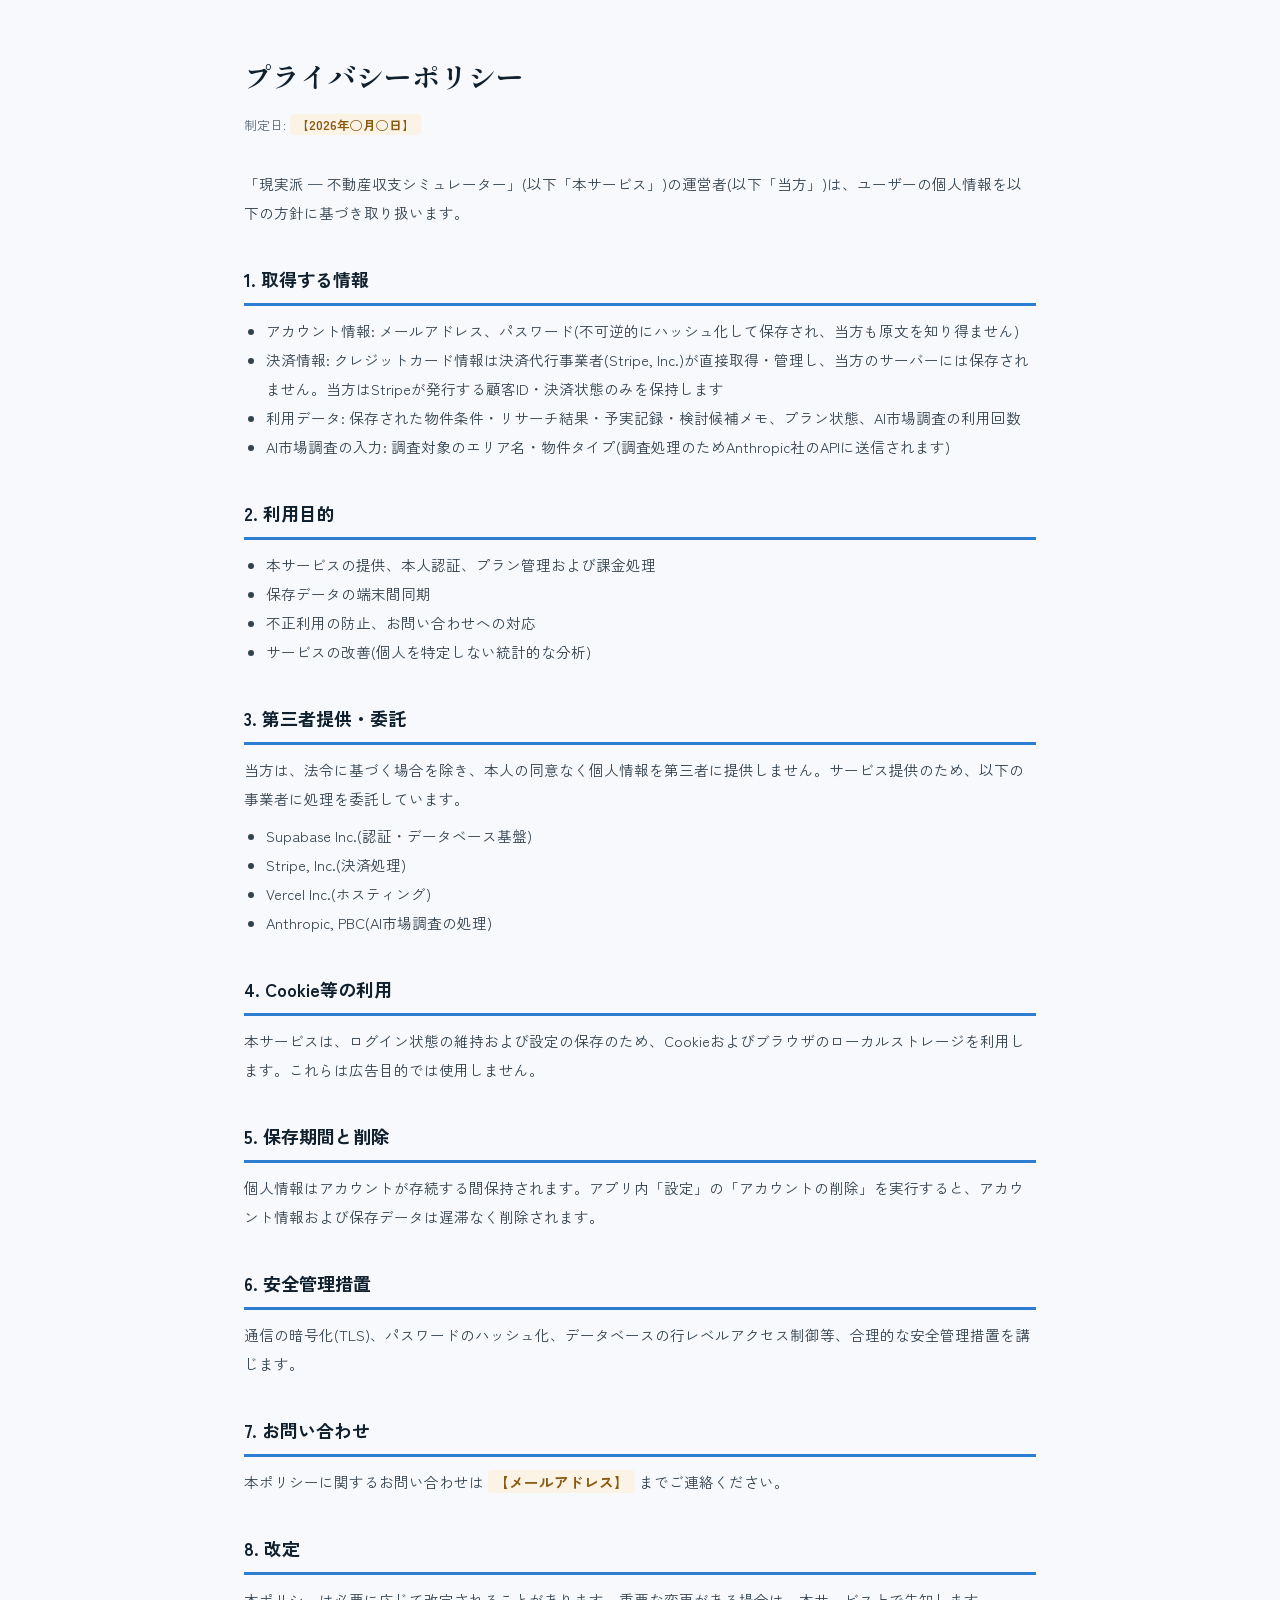
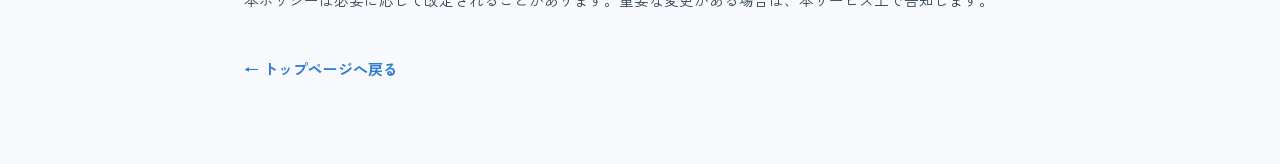
<file: privacy.html>
<!doctype html><html lang="ja"><head><meta charset="utf-8"><meta name="viewport" content="width=device-width,initial-scale=1">
<title>プライバシーポリシー — 現実派</title><style>
*,*::before,*::after{box-sizing:border-box;margin:0;padding:0}
body{font-family:"Zen Kaku Gothic New","Hiragino Kaku Gothic ProN",sans-serif;background:#F7F9FC;color:#10202E;line-height:2;font-size:15px}
.wrap{max-width:840px;margin:0 auto;padding:48px 24px 80px}
h1{font-family:"Shippori Mincho",serif;font-size:28px;margin-bottom:8px}
.date{font-size:12.5px;color:#5A6B7B;margin-bottom:32px}
h2{font-size:18px;margin:34px 0 10px;padding-bottom:6px;border-bottom:3px solid #2D7DD2}
p,li{font-size:14.5px;color:#33424F}
ul,ol{padding-left:22px;margin:8px 0}
table{border-collapse:collapse;width:100%;font-size:14px;margin:12px 0}
td,th{border:1px solid #E2E8EF;padding:10px 14px;text-align:left;vertical-align:top}
th{background:#F3F7FB;width:32%;font-weight:700}
.back{display:inline-block;margin-top:40px;color:#2D7DD2;text-decoration:none;font-weight:700}
.ph{background:#FBF3E6;color:#8A5A12;padding:1px 6px;border-radius:4px;font-weight:700}
</style>
<link href="https://fonts.googleapis.com/css2?family=Shippori+Mincho:wght@700;800&family=Zen+Kaku+Gothic+New:wght@400;500;700&display=swap" rel="stylesheet"></head><body><div class="wrap">
<h1>プライバシーポリシー</h1>
<p class="date">制定日: <span class="ph">【2026年◯月◯日】</span></p>
<p>「現実派 — 不動産収支シミュレーター」(以下「本サービス」)の運営者(以下「当方」)は、ユーザーの個人情報を以下の方針に基づき取り扱います。</p>
<h2>1. 取得する情報</h2>
<ul>
<li>アカウント情報: メールアドレス、パスワード(不可逆的にハッシュ化して保存され、当方も原文を知り得ません)</li>
<li>決済情報: クレジットカード情報は決済代行事業者(Stripe, Inc.)が直接取得・管理し、当方のサーバーには保存されません。当方はStripeが発行する顧客ID・決済状態のみを保持します</li>
<li>利用データ: 保存された物件条件・リサーチ結果・予実記録・検討候補メモ、プラン状態、AI市場調査の利用回数</li>
<li>AI市場調査の入力: 調査対象のエリア名・物件タイプ(調査処理のためAnthropic社のAPIに送信されます)</li>
</ul>
<h2>2. 利用目的</h2>
<ul>
<li>本サービスの提供、本人認証、プラン管理および課金処理</li>
<li>保存データの端末間同期</li>
<li>不正利用の防止、お問い合わせへの対応</li>
<li>サービスの改善(個人を特定しない統計的な分析)</li>
</ul>
<h2>3. 第三者提供・委託</h2>
<p>当方は、法令に基づく場合を除き、本人の同意なく個人情報を第三者に提供しません。サービス提供のため、以下の事業者に処理を委託しています。</p>
<ul>
<li>Supabase Inc.(認証・データベース基盤)</li>
<li>Stripe, Inc.(決済処理)</li>
<li>Vercel Inc.(ホスティング)</li>
<li>Anthropic, PBC(AI市場調査の処理)</li>
</ul>
<h2>4. Cookie等の利用</h2>
<p>本サービスは、ログイン状態の維持および設定の保存のため、Cookieおよびブラウザのローカルストレージを利用します。これらは広告目的では使用しません。</p>
<h2>5. 保存期間と削除</h2>
<p>個人情報はアカウントが存続する間保持されます。アプリ内「設定」の「アカウントの削除」を実行すると、アカウント情報および保存データは遅滞なく削除されます。</p>
<h2>6. 安全管理措置</h2>
<p>通信の暗号化(TLS)、パスワードのハッシュ化、データベースの行レベルアクセス制御等、合理的な安全管理措置を講じます。</p>
<h2>7. お問い合わせ</h2>
<p>本ポリシーに関するお問い合わせは <span class="ph">【メールアドレス】</span> までご連絡ください。</p>
<h2>8. 改定</h2>
<p>本ポリシーは必要に応じて改定されることがあります。重要な変更がある場合は、本サービス上で告知します。</p>
<a class="back" href="./">← トップページへ戻る</a>
</div></body></html>
</file>
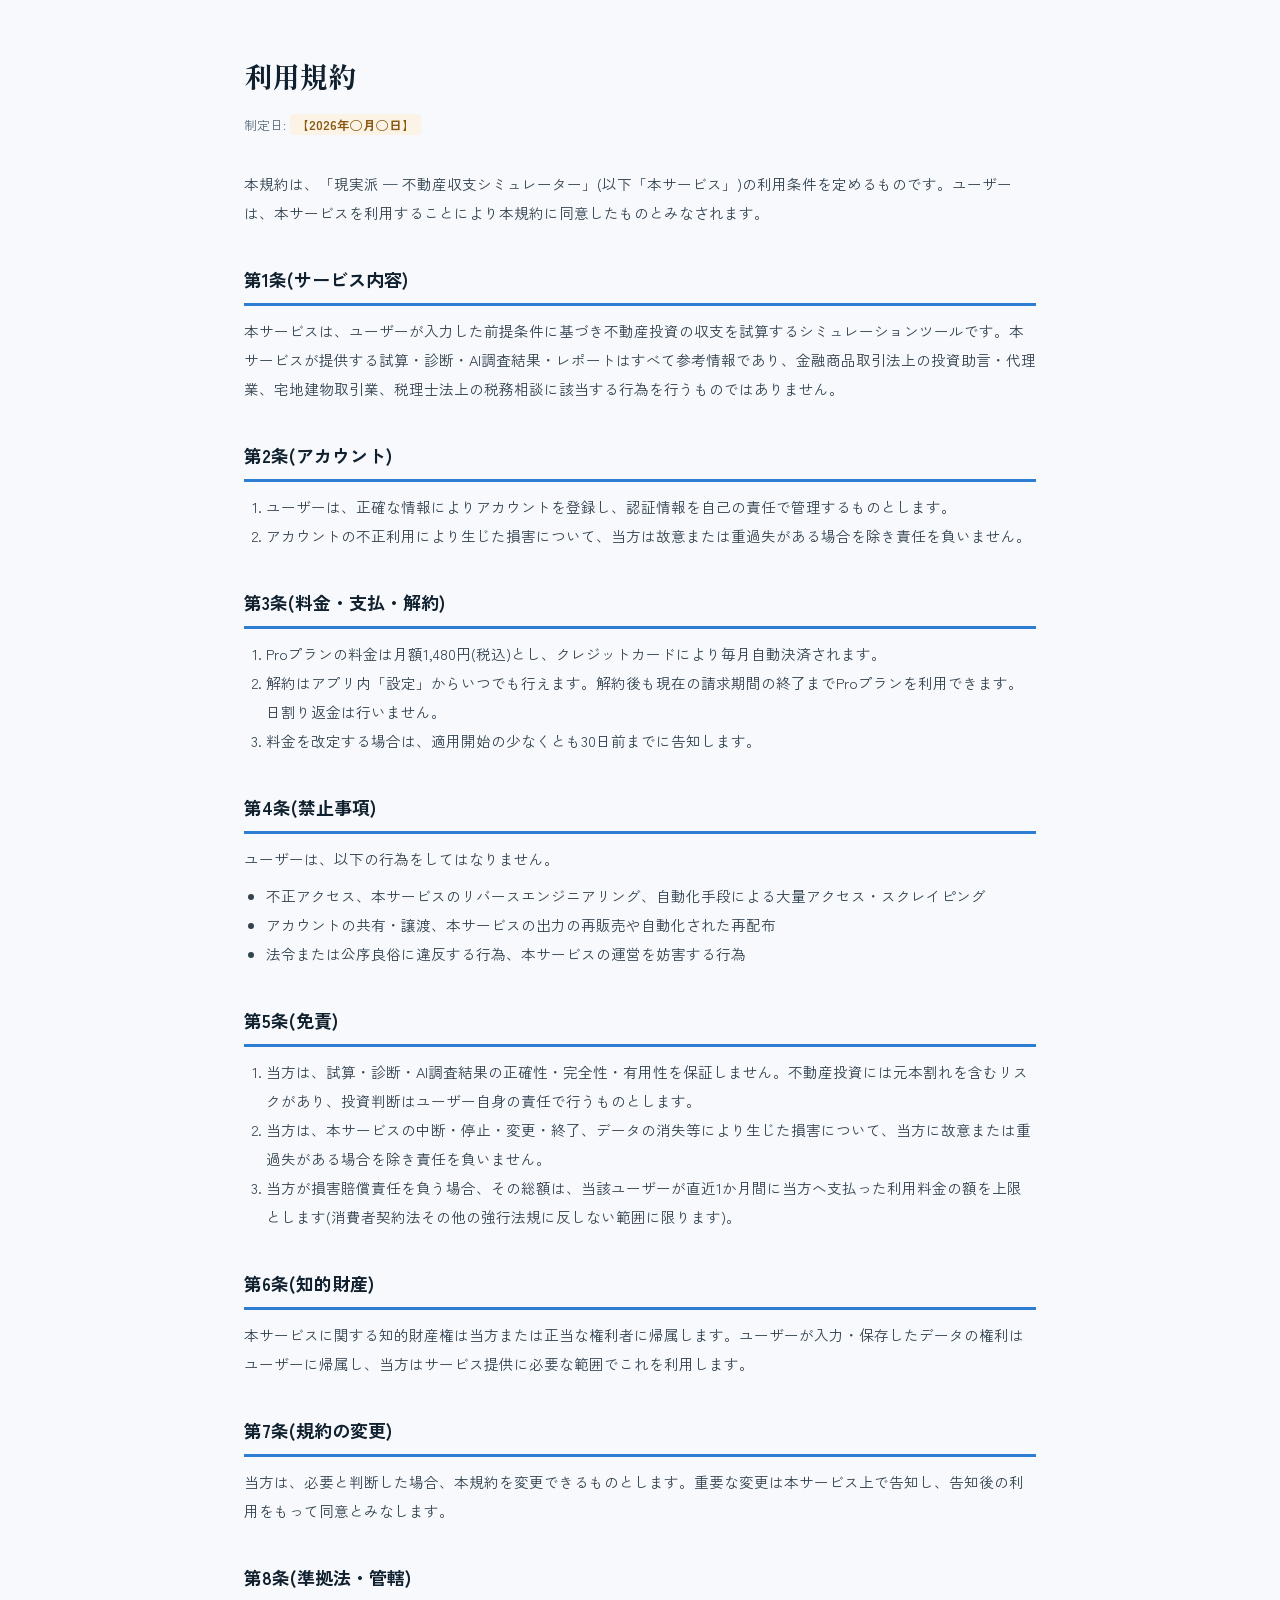
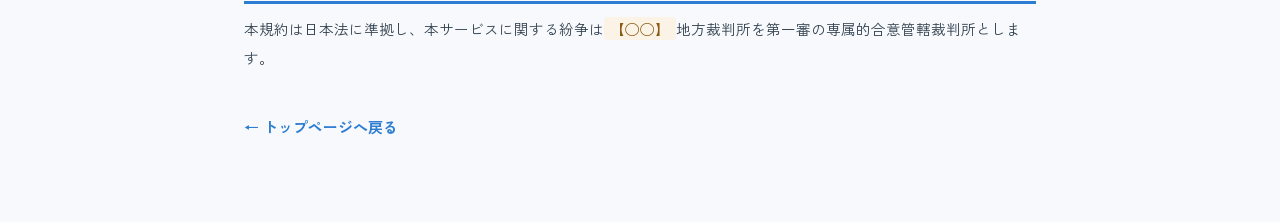
<file: terms.html>
<!doctype html><html lang="ja"><head><meta charset="utf-8"><meta name="viewport" content="width=device-width,initial-scale=1">
<title>利用規約 — 現実派</title><style>
*,*::before,*::after{box-sizing:border-box;margin:0;padding:0}
body{font-family:"Zen Kaku Gothic New","Hiragino Kaku Gothic ProN",sans-serif;background:#F7F9FC;color:#10202E;line-height:2;font-size:15px}
.wrap{max-width:840px;margin:0 auto;padding:48px 24px 80px}
h1{font-family:"Shippori Mincho",serif;font-size:28px;margin-bottom:8px}
.date{font-size:12.5px;color:#5A6B7B;margin-bottom:32px}
h2{font-size:18px;margin:34px 0 10px;padding-bottom:6px;border-bottom:3px solid #2D7DD2}
p,li{font-size:14.5px;color:#33424F}
ul,ol{padding-left:22px;margin:8px 0}
table{border-collapse:collapse;width:100%;font-size:14px;margin:12px 0}
td,th{border:1px solid #E2E8EF;padding:10px 14px;text-align:left;vertical-align:top}
th{background:#F3F7FB;width:32%;font-weight:700}
.back{display:inline-block;margin-top:40px;color:#2D7DD2;text-decoration:none;font-weight:700}
.ph{background:#FBF3E6;color:#8A5A12;padding:1px 6px;border-radius:4px;font-weight:700}
</style>
<link href="https://fonts.googleapis.com/css2?family=Shippori+Mincho:wght@700;800&family=Zen+Kaku+Gothic+New:wght@400;500;700&display=swap" rel="stylesheet"></head><body><div class="wrap">
<h1>利用規約</h1>
<p class="date">制定日: <span class="ph">【2026年◯月◯日】</span></p>
<p>本規約は、「現実派 — 不動産収支シミュレーター」(以下「本サービス」)の利用条件を定めるものです。ユーザーは、本サービスを利用することにより本規約に同意したものとみなされます。</p>
<h2>第1条(サービス内容)</h2>
<p>本サービスは、ユーザーが入力した前提条件に基づき不動産投資の収支を試算するシミュレーションツールです。本サービスが提供する試算・診断・AI調査結果・レポートはすべて参考情報であり、金融商品取引法上の投資助言・代理業、宅地建物取引業、税理士法上の税務相談に該当する行為を行うものではありません。</p>
<h2>第2条(アカウント)</h2>
<ol>
<li>ユーザーは、正確な情報によりアカウントを登録し、認証情報を自己の責任で管理するものとします。</li>
<li>アカウントの不正利用により生じた損害について、当方は故意または重過失がある場合を除き責任を負いません。</li>
</ol>
<h2>第3条(料金・支払・解約)</h2>
<ol>
<li>Proプランの料金は月額1,480円(税込)とし、クレジットカードにより毎月自動決済されます。</li>
<li>解約はアプリ内「設定」からいつでも行えます。解約後も現在の請求期間の終了までProプランを利用できます。日割り返金は行いません。</li>
<li>料金を改定する場合は、適用開始の少なくとも30日前までに告知します。</li>
</ol>
<h2>第4条(禁止事項)</h2>
<p>ユーザーは、以下の行為をしてはなりません。</p>
<ul>
<li>不正アクセス、本サービスのリバースエンジニアリング、自動化手段による大量アクセス・スクレイピング</li>
<li>アカウントの共有・譲渡、本サービスの出力の再販売や自動化された再配布</li>
<li>法令または公序良俗に違反する行為、本サービスの運営を妨害する行為</li>
</ul>
<h2>第5条(免責)</h2>
<ol>
<li>当方は、試算・診断・AI調査結果の正確性・完全性・有用性を保証しません。不動産投資には元本割れを含むリスクがあり、投資判断はユーザー自身の責任で行うものとします。</li>
<li>当方は、本サービスの中断・停止・変更・終了、データの消失等により生じた損害について、当方に故意または重過失がある場合を除き責任を負いません。</li>
<li>当方が損害賠償責任を負う場合、その総額は、当該ユーザーが直近1か月間に当方へ支払った利用料金の額を上限とします(消費者契約法その他の強行法規に反しない範囲に限ります)。</li>
</ol>
<h2>第6条(知的財産)</h2>
<p>本サービスに関する知的財産権は当方または正当な権利者に帰属します。ユーザーが入力・保存したデータの権利はユーザーに帰属し、当方はサービス提供に必要な範囲でこれを利用します。</p>
<h2>第7条(規約の変更)</h2>
<p>当方は、必要と判断した場合、本規約を変更できるものとします。重要な変更は本サービス上で告知し、告知後の利用をもって同意とみなします。</p>
<h2>第8条(準拠法・管轄)</h2>
<p>本規約は日本法に準拠し、本サービスに関する紛争は<span class="ph">【◯◯】</span>地方裁判所を第一審の専属的合意管轄裁判所とします。</p>
<a class="back" href="./">← トップページへ戻る</a>
</div></body></html>
</file>
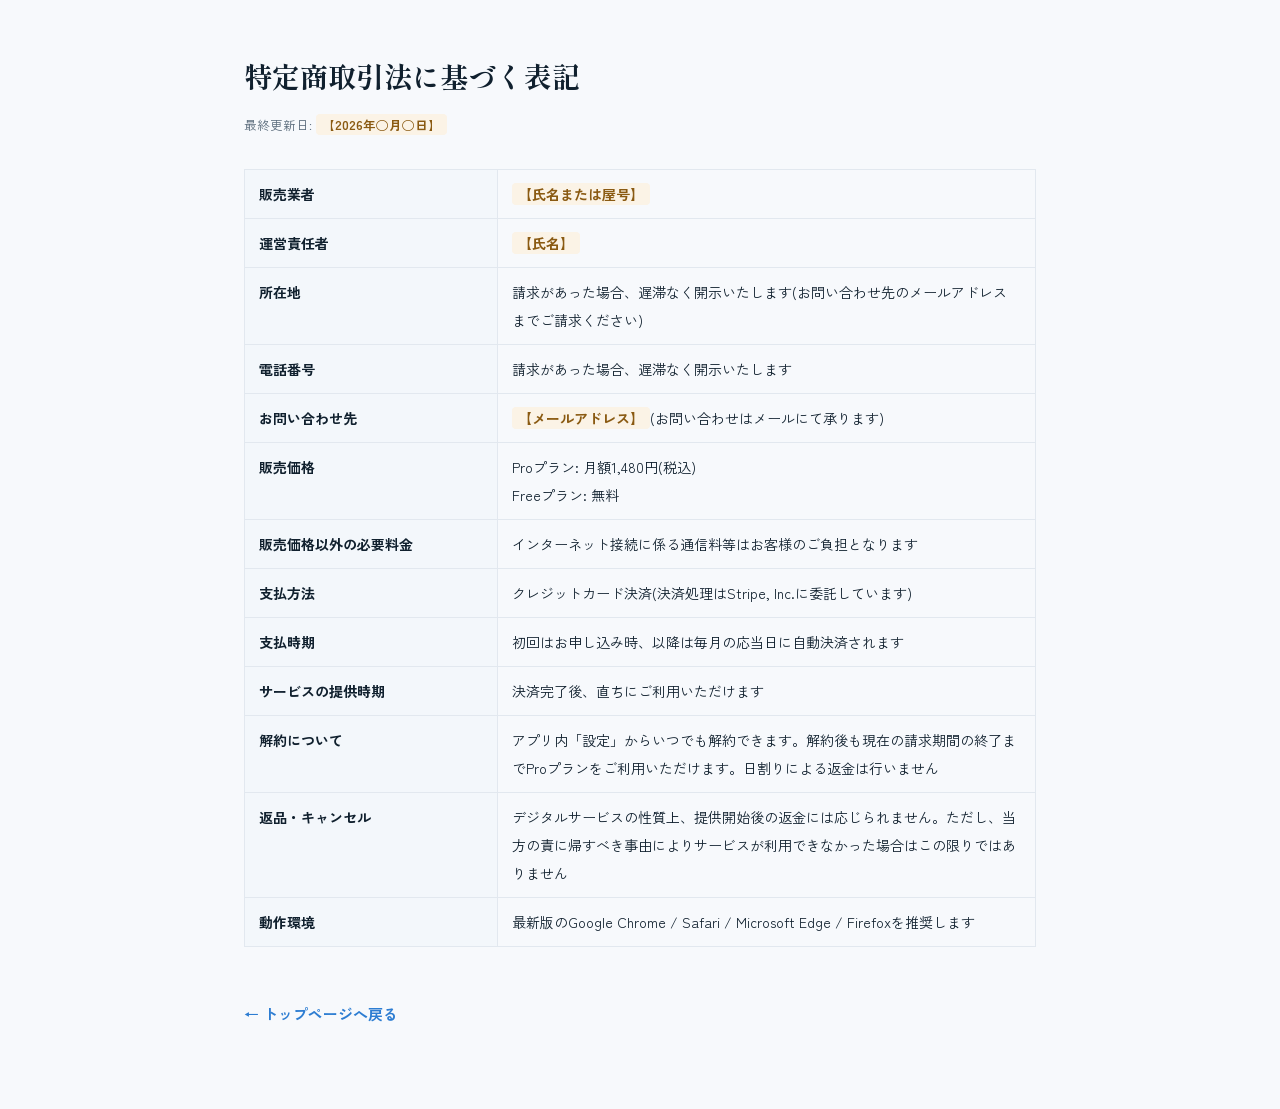
<file: tokushoho.html>
<!doctype html><html lang="ja"><head><meta charset="utf-8"><meta name="viewport" content="width=device-width,initial-scale=1">
<title>特定商取引法に基づく表記 — 現実派</title><style>
*,*::before,*::after{box-sizing:border-box;margin:0;padding:0}
body{font-family:"Zen Kaku Gothic New","Hiragino Kaku Gothic ProN",sans-serif;background:#F7F9FC;color:#10202E;line-height:2;font-size:15px}
.wrap{max-width:840px;margin:0 auto;padding:48px 24px 80px}
h1{font-family:"Shippori Mincho",serif;font-size:28px;margin-bottom:8px}
.date{font-size:12.5px;color:#5A6B7B;margin-bottom:32px}
h2{font-size:18px;margin:34px 0 10px;padding-bottom:6px;border-bottom:3px solid #2D7DD2}
p,li{font-size:14.5px;color:#33424F}
ul,ol{padding-left:22px;margin:8px 0}
table{border-collapse:collapse;width:100%;font-size:14px;margin:12px 0}
td,th{border:1px solid #E2E8EF;padding:10px 14px;text-align:left;vertical-align:top}
th{background:#F3F7FB;width:32%;font-weight:700}
.back{display:inline-block;margin-top:40px;color:#2D7DD2;text-decoration:none;font-weight:700}
.ph{background:#FBF3E6;color:#8A5A12;padding:1px 6px;border-radius:4px;font-weight:700}
</style>
<link href="https://fonts.googleapis.com/css2?family=Shippori+Mincho:wght@700;800&family=Zen+Kaku+Gothic+New:wght@400;500;700&display=swap" rel="stylesheet"></head><body><div class="wrap">
<h1>特定商取引法に基づく表記</h1>
<p class="date">最終更新日: <span class="ph">【2026年◯月◯日】</span></p>
<table>
<tr><th>販売業者</th><td><span class="ph">【氏名または屋号】</span></td></tr>
<tr><th>運営責任者</th><td><span class="ph">【氏名】</span></td></tr>
<tr><th>所在地</th><td>請求があった場合、遅滞なく開示いたします(お問い合わせ先のメールアドレスまでご請求ください)</td></tr>
<tr><th>電話番号</th><td>請求があった場合、遅滞なく開示いたします</td></tr>
<tr><th>お問い合わせ先</th><td><span class="ph">【メールアドレス】</span>(お問い合わせはメールにて承ります)</td></tr>
<tr><th>販売価格</th><td>Proプラン: 月額1,480円(税込)<br>Freeプラン: 無料</td></tr>
<tr><th>販売価格以外の必要料金</th><td>インターネット接続に係る通信料等はお客様のご負担となります</td></tr>
<tr><th>支払方法</th><td>クレジットカード決済(決済処理はStripe, Inc.に委託しています)</td></tr>
<tr><th>支払時期</th><td>初回はお申し込み時、以降は毎月の応当日に自動決済されます</td></tr>
<tr><th>サービスの提供時期</th><td>決済完了後、直ちにご利用いただけます</td></tr>
<tr><th>解約について</th><td>アプリ内「設定」からいつでも解約できます。解約後も現在の請求期間の終了までProプランをご利用いただけます。日割りによる返金は行いません</td></tr>
<tr><th>返品・キャンセル</th><td>デジタルサービスの性質上、提供開始後の返金には応じられません。ただし、当方の責に帰すべき事由によりサービスが利用できなかった場合はこの限りではありません</td></tr>
<tr><th>動作環境</th><td>最新版のGoogle Chrome / Safari / Microsoft Edge / Firefoxを推奨します</td></tr>
</table>
<a class="back" href="./">← トップページへ戻る</a>
</div></body></html>
</file>
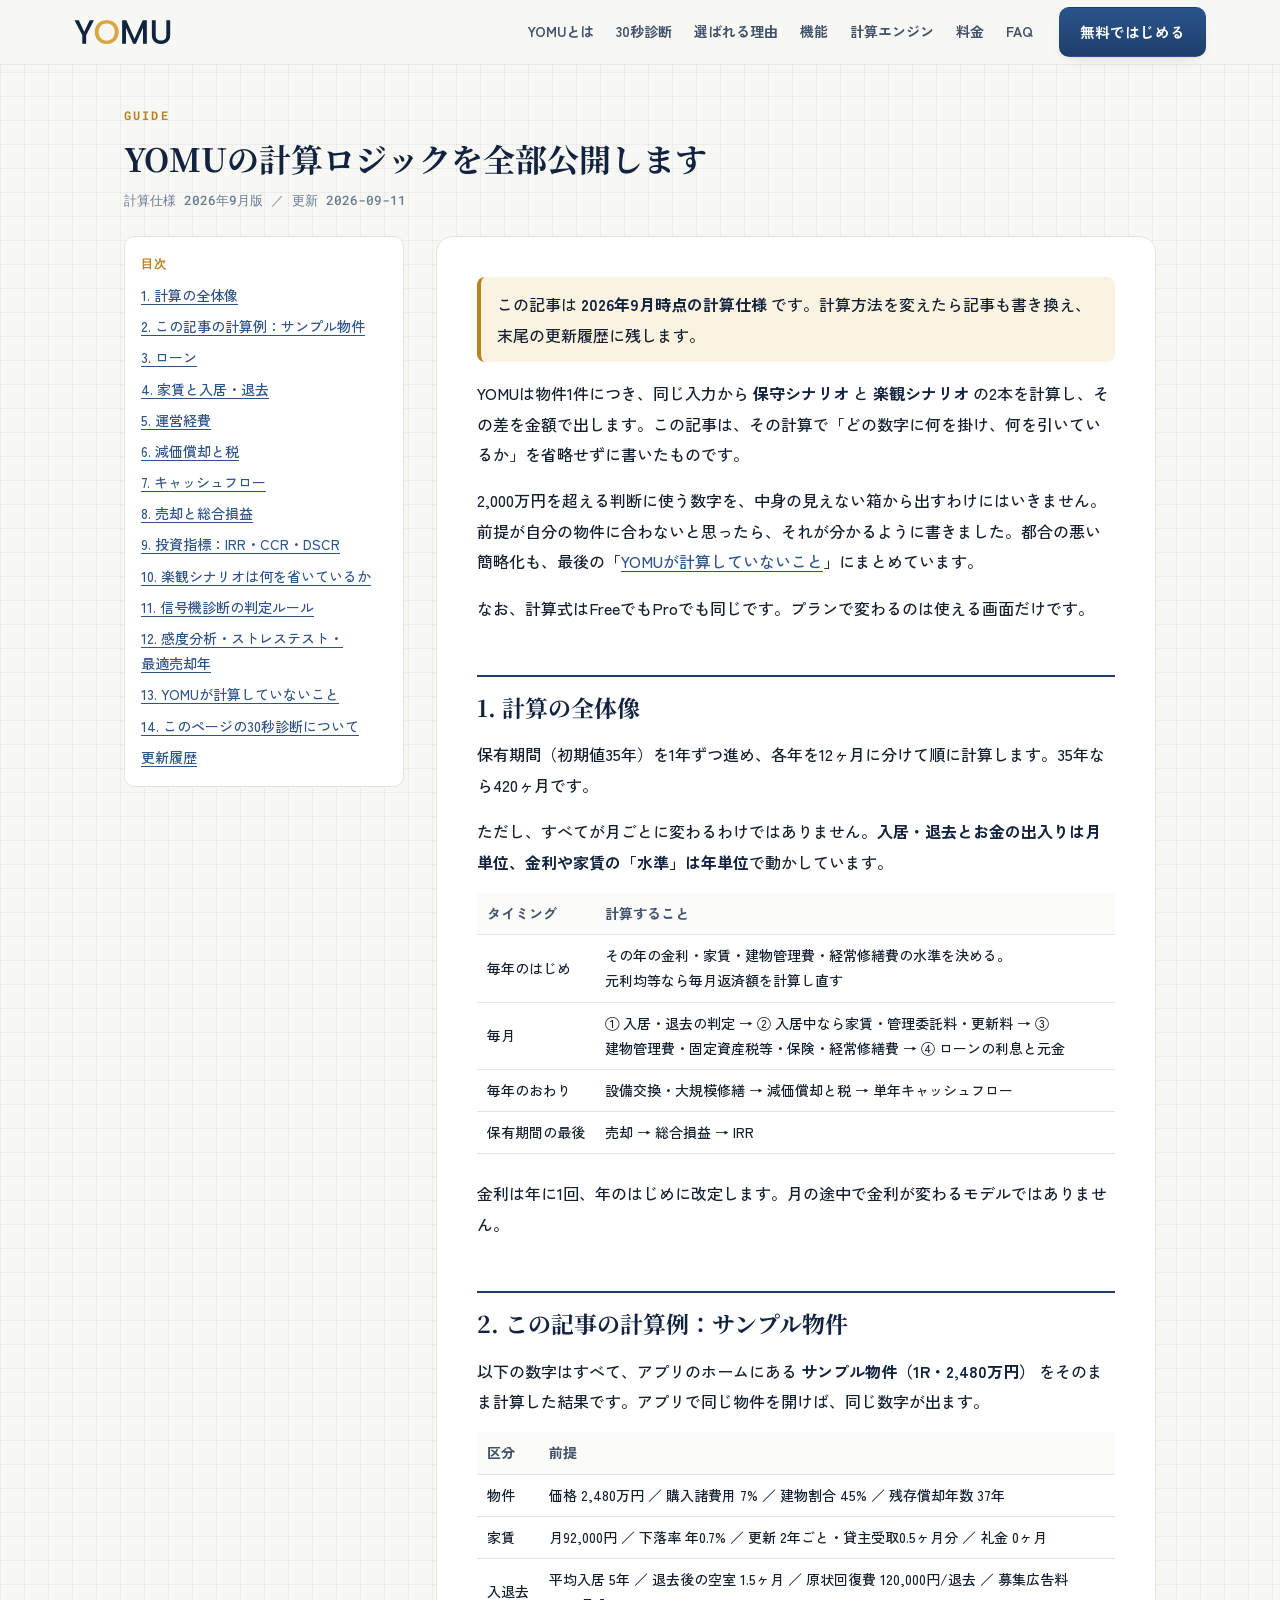
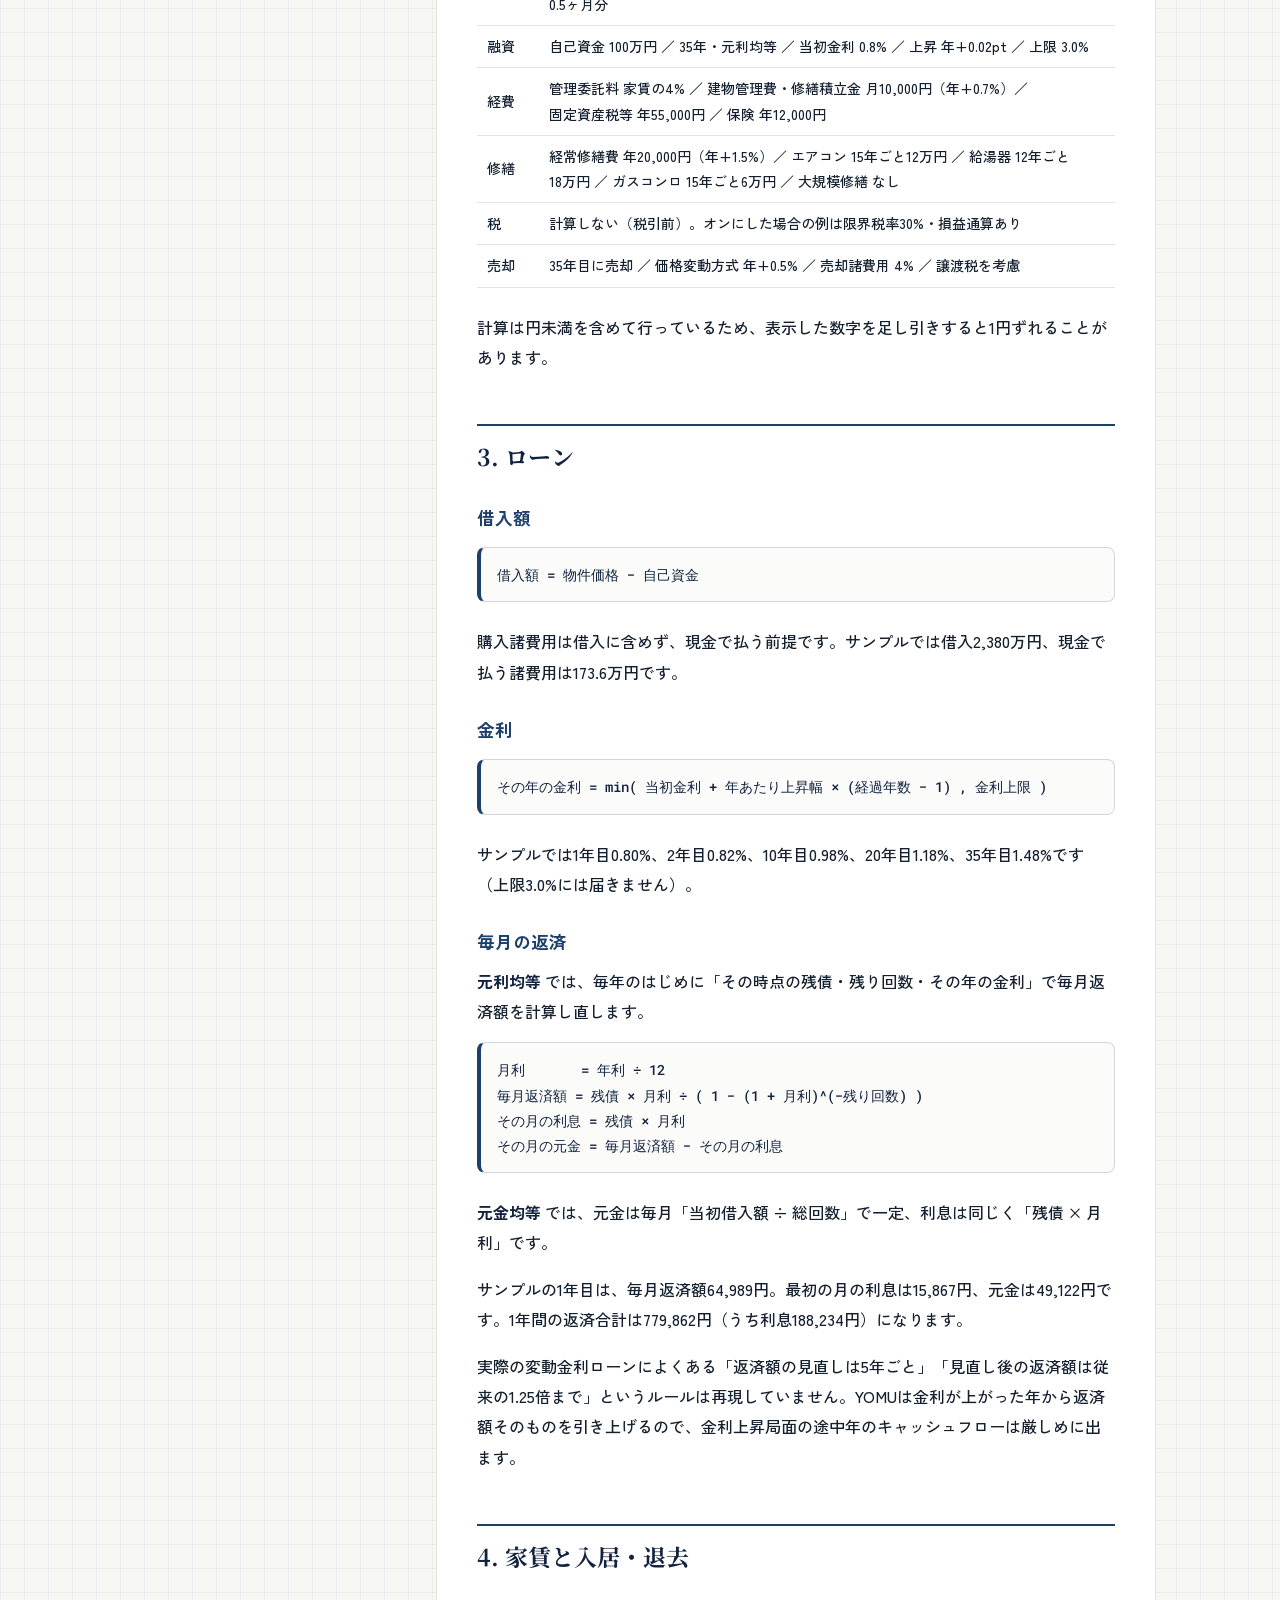
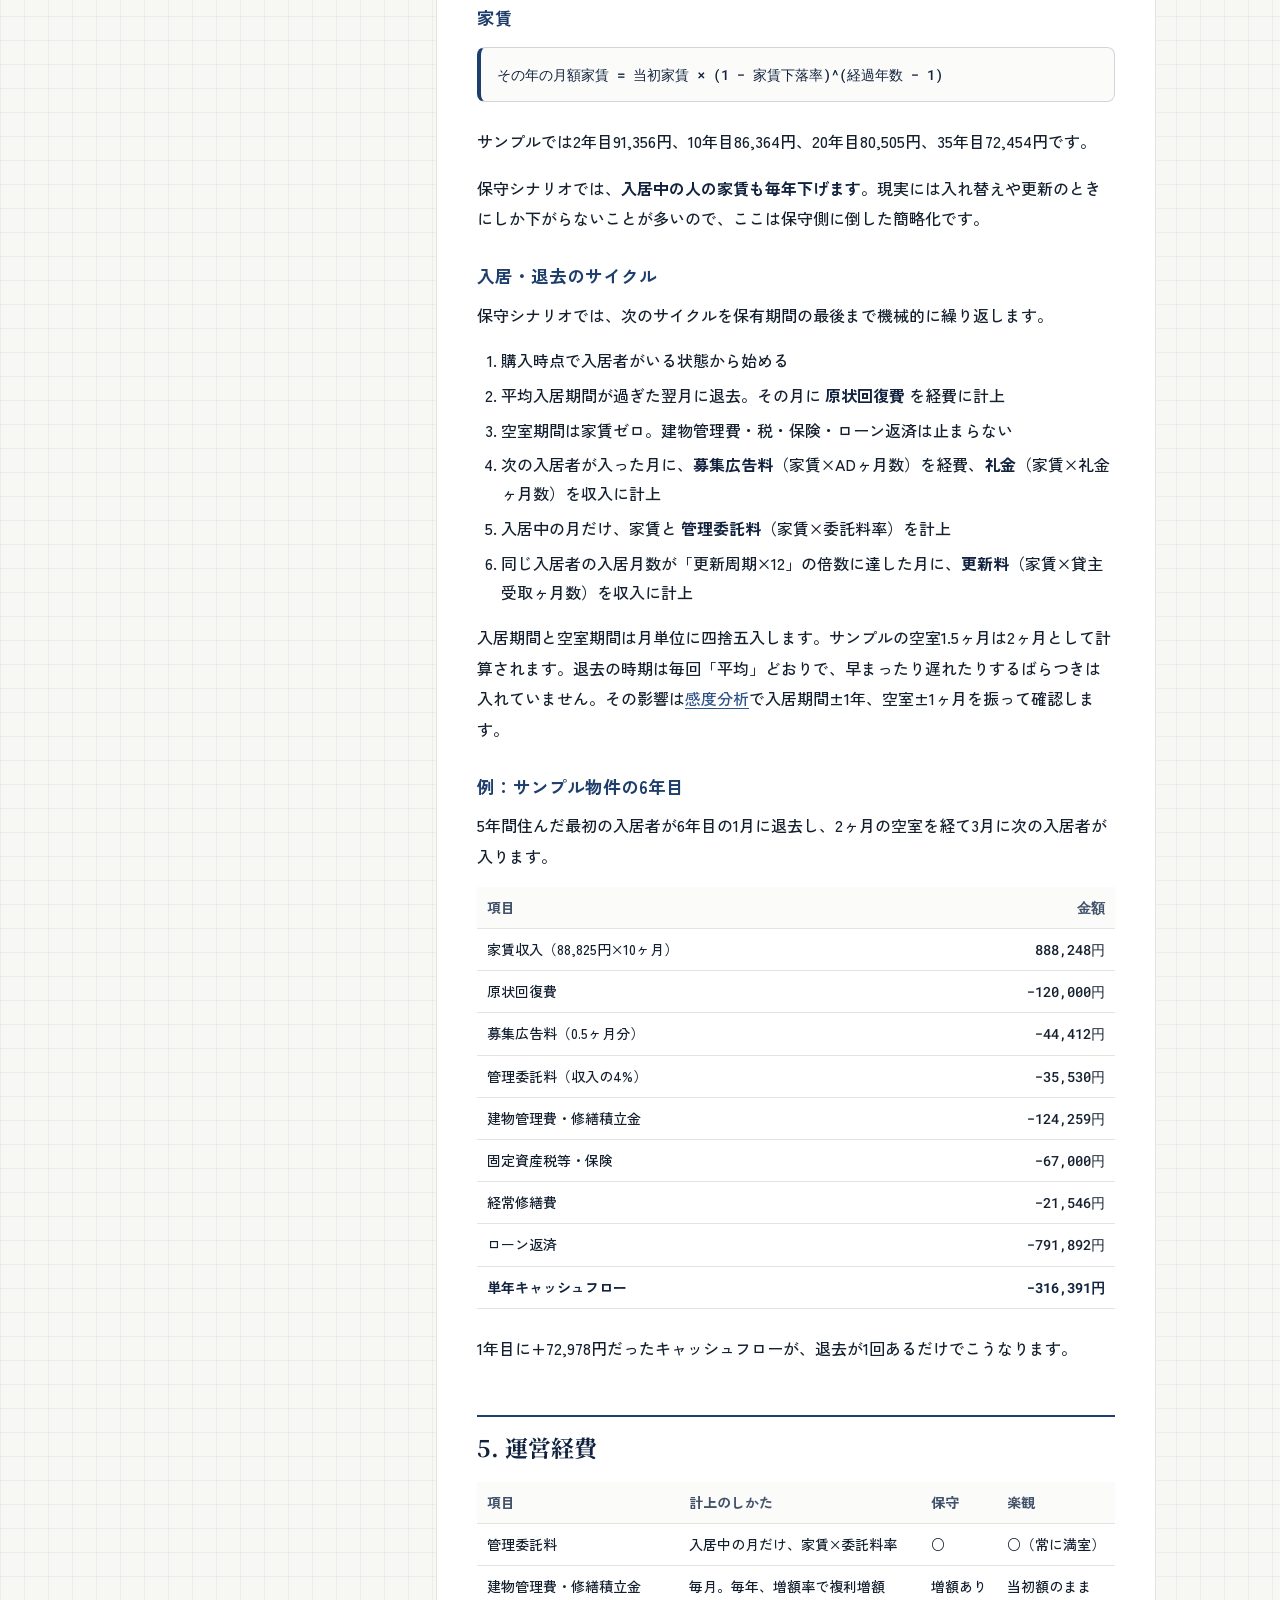
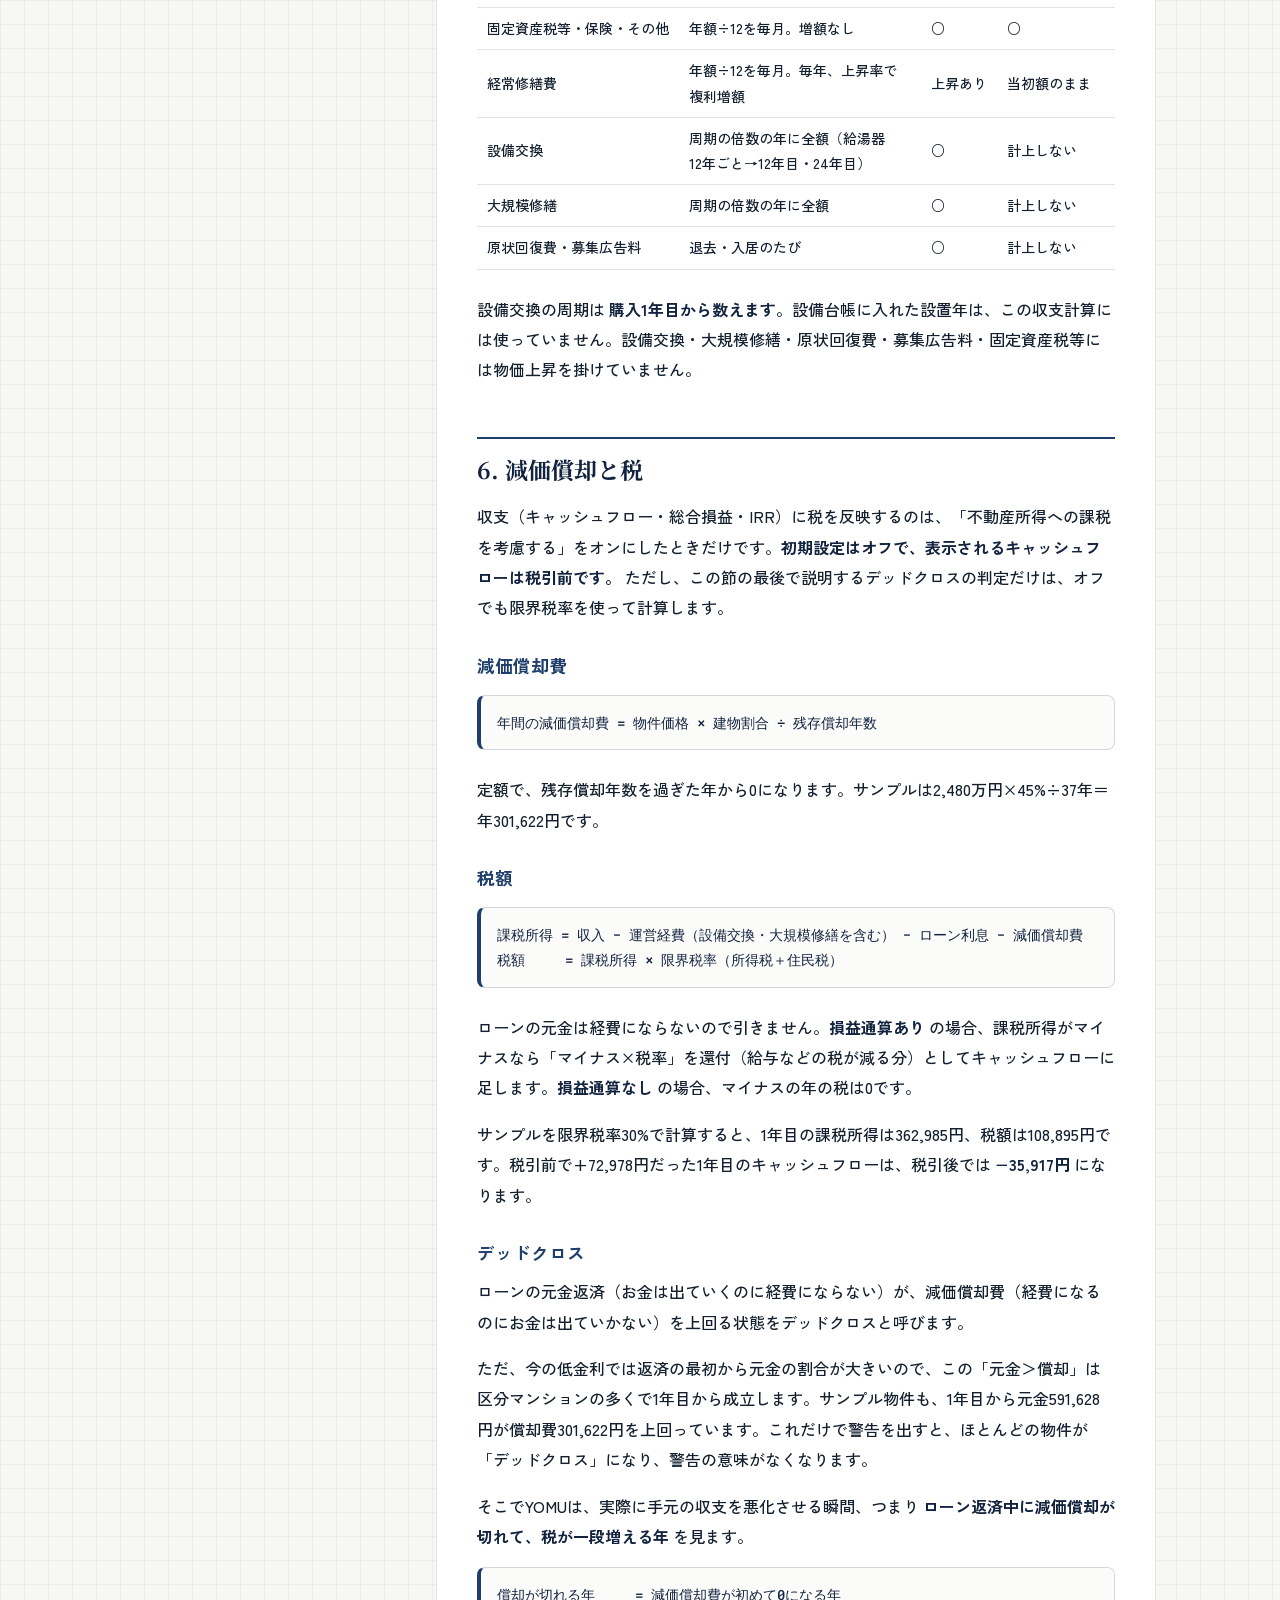
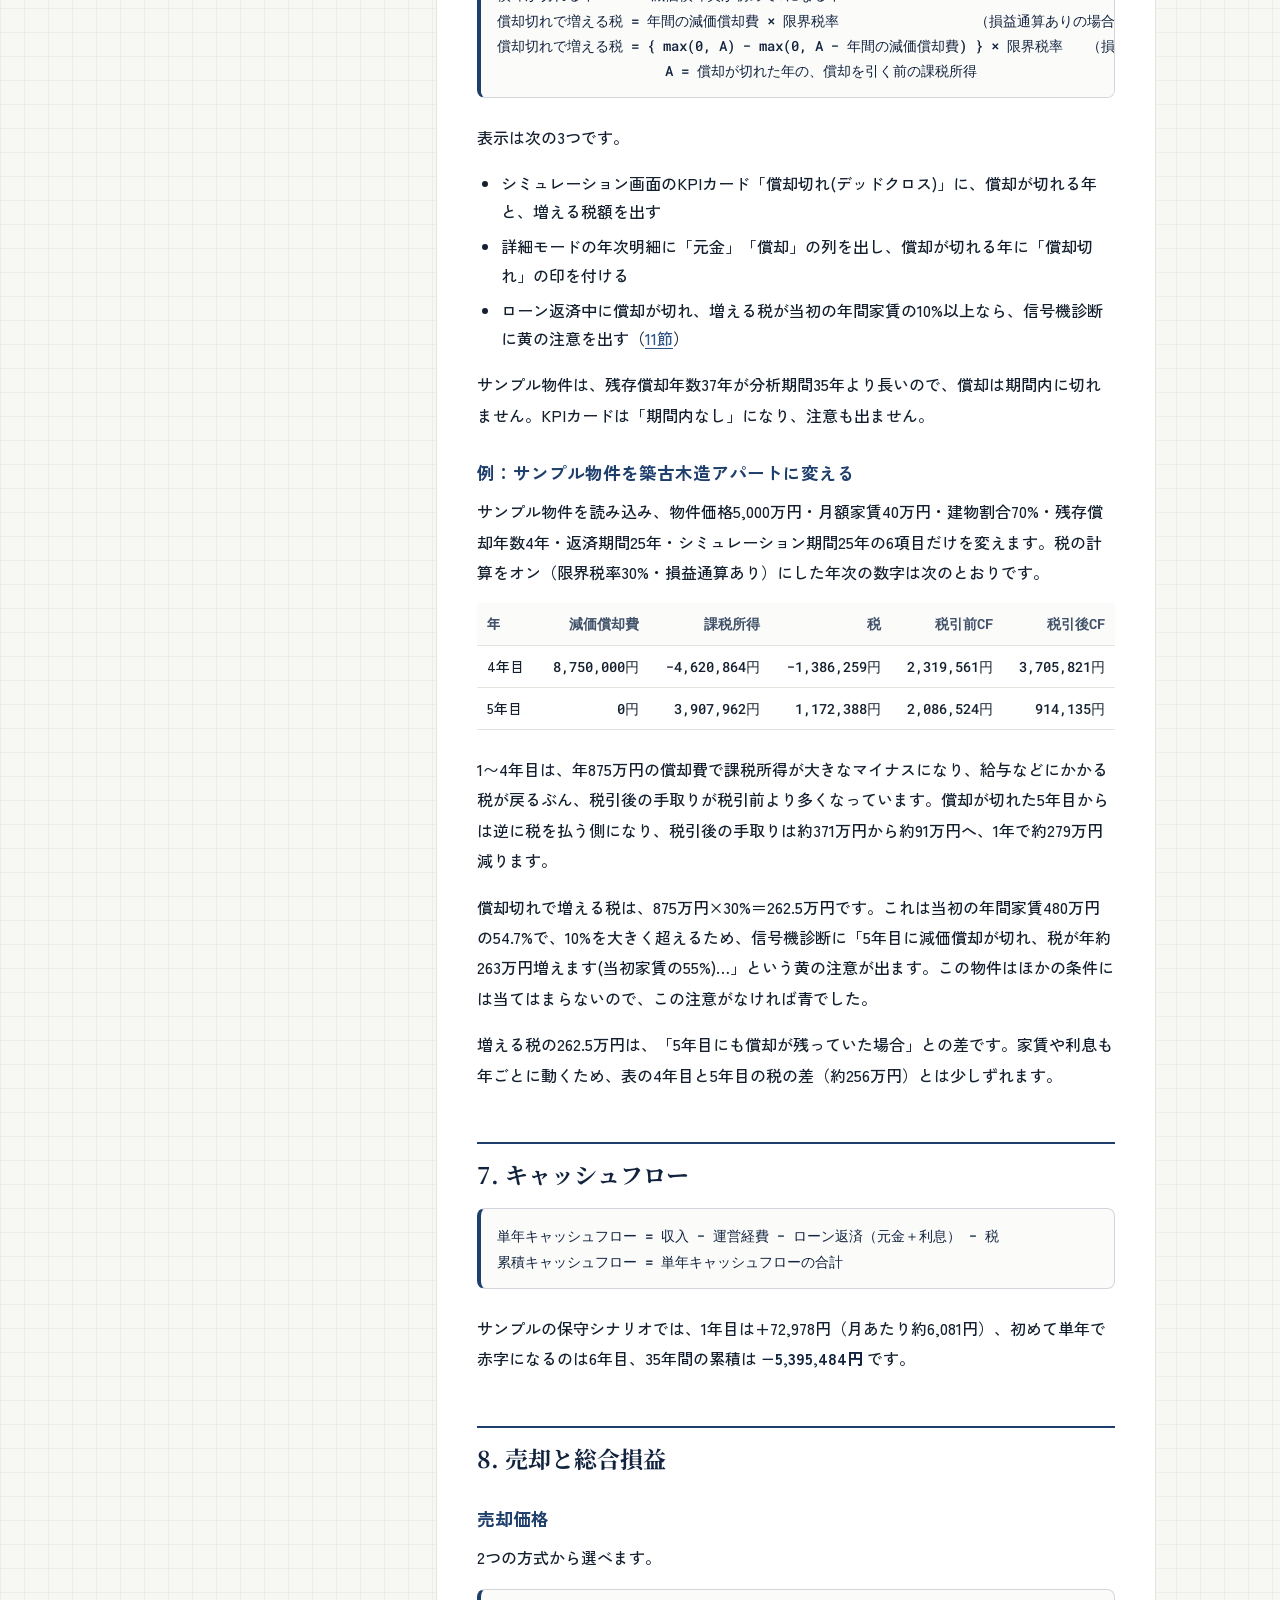
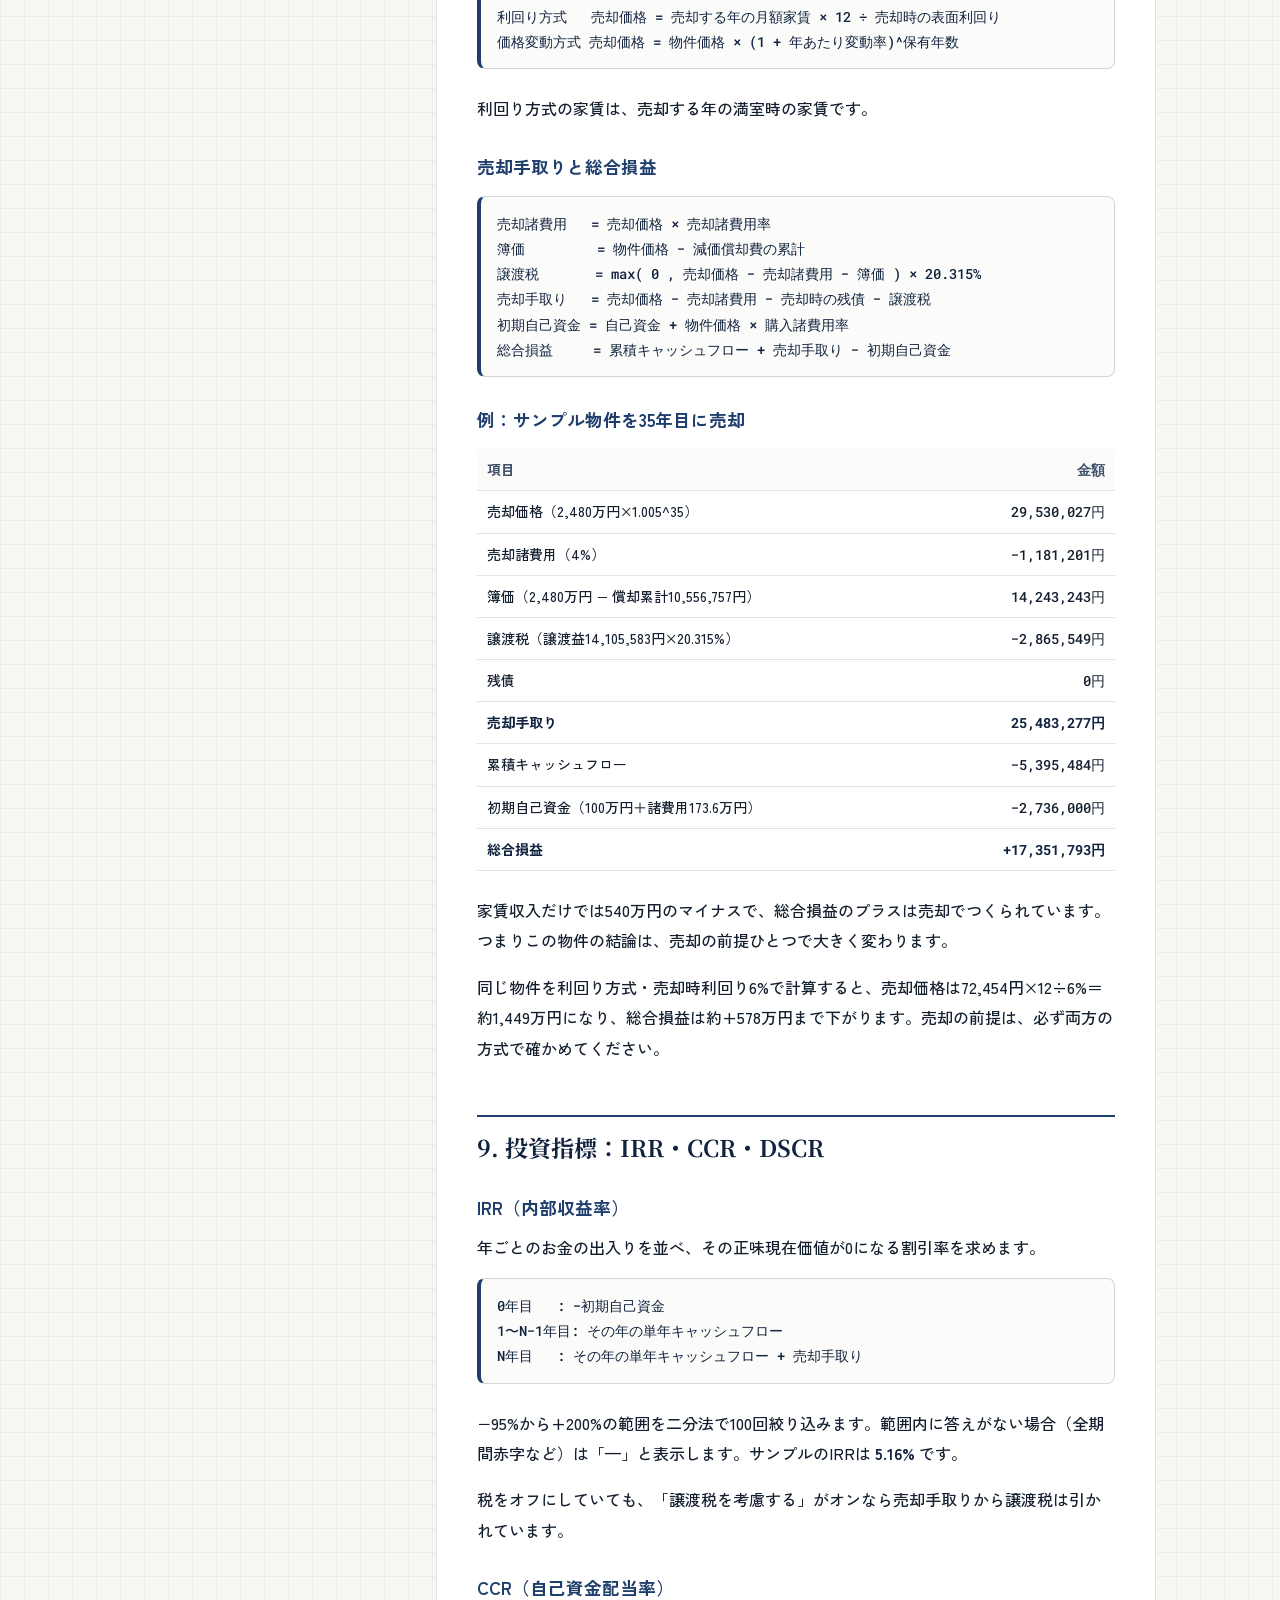
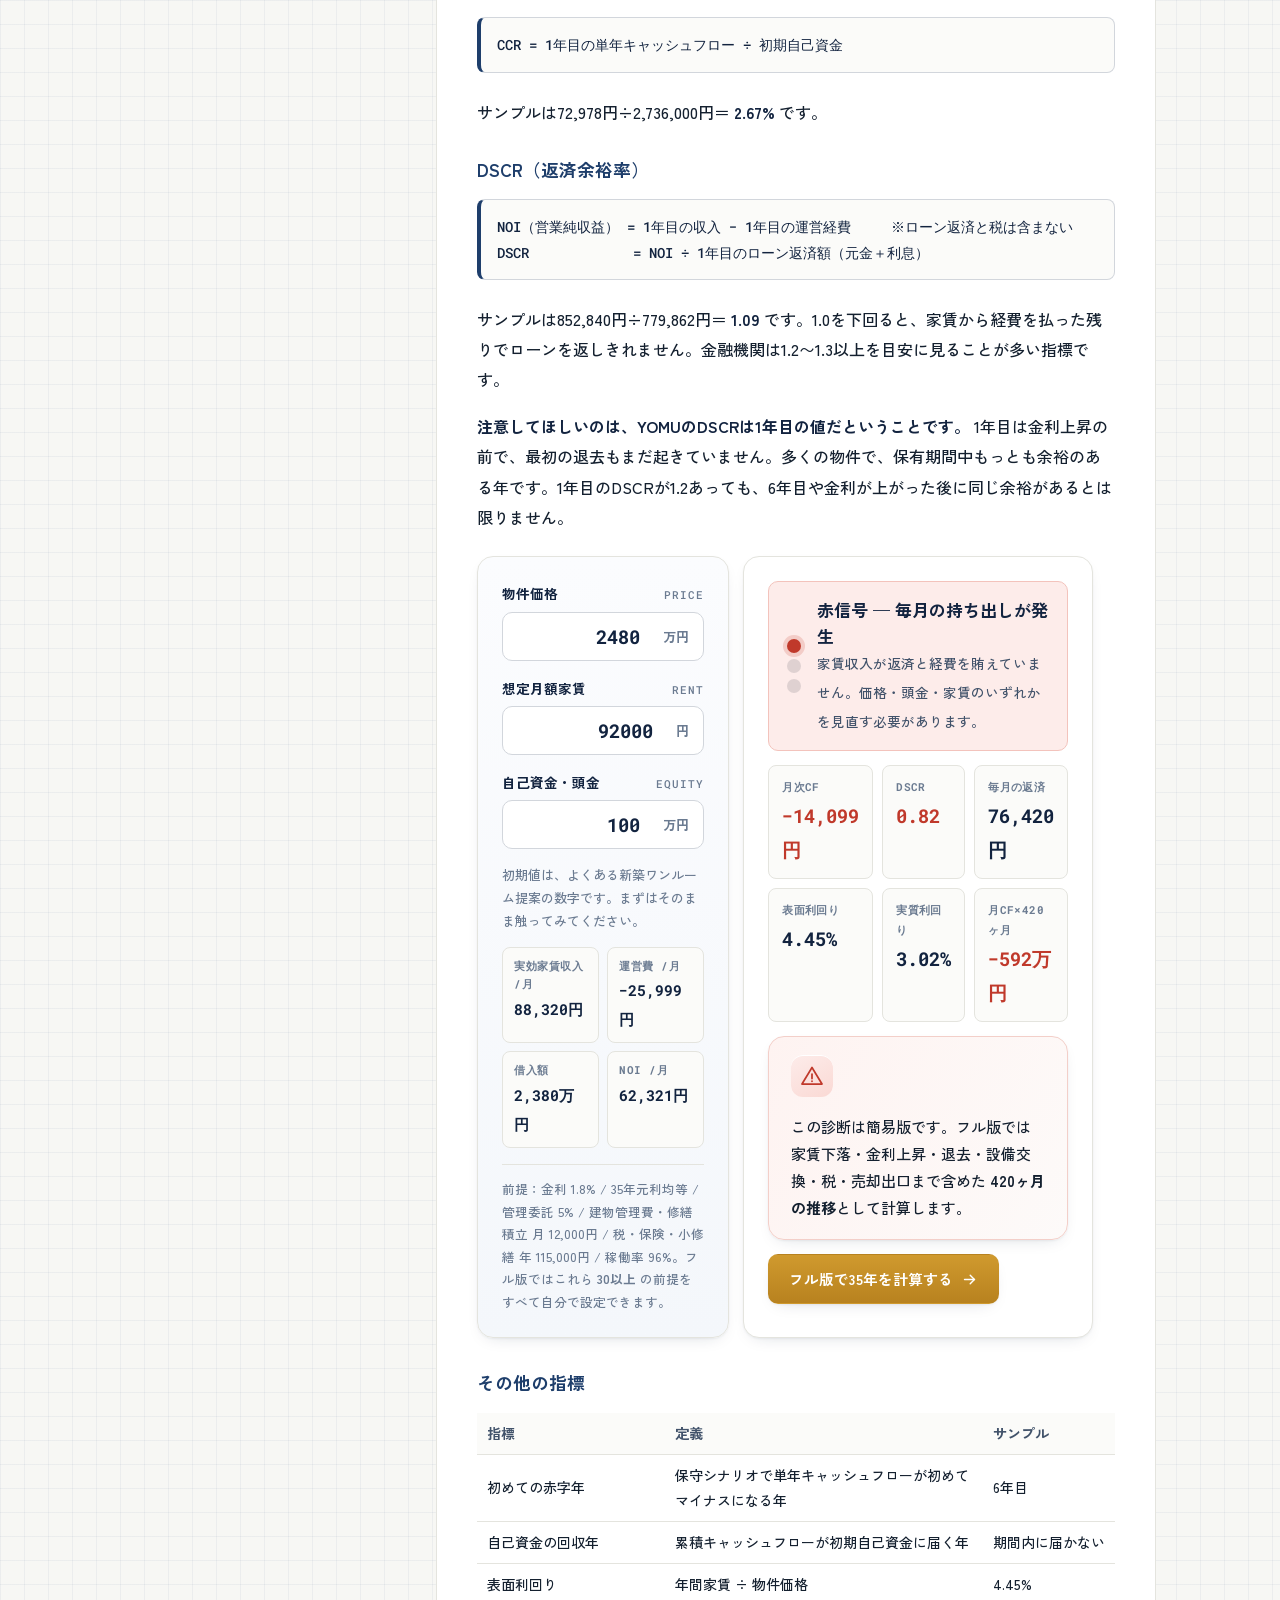
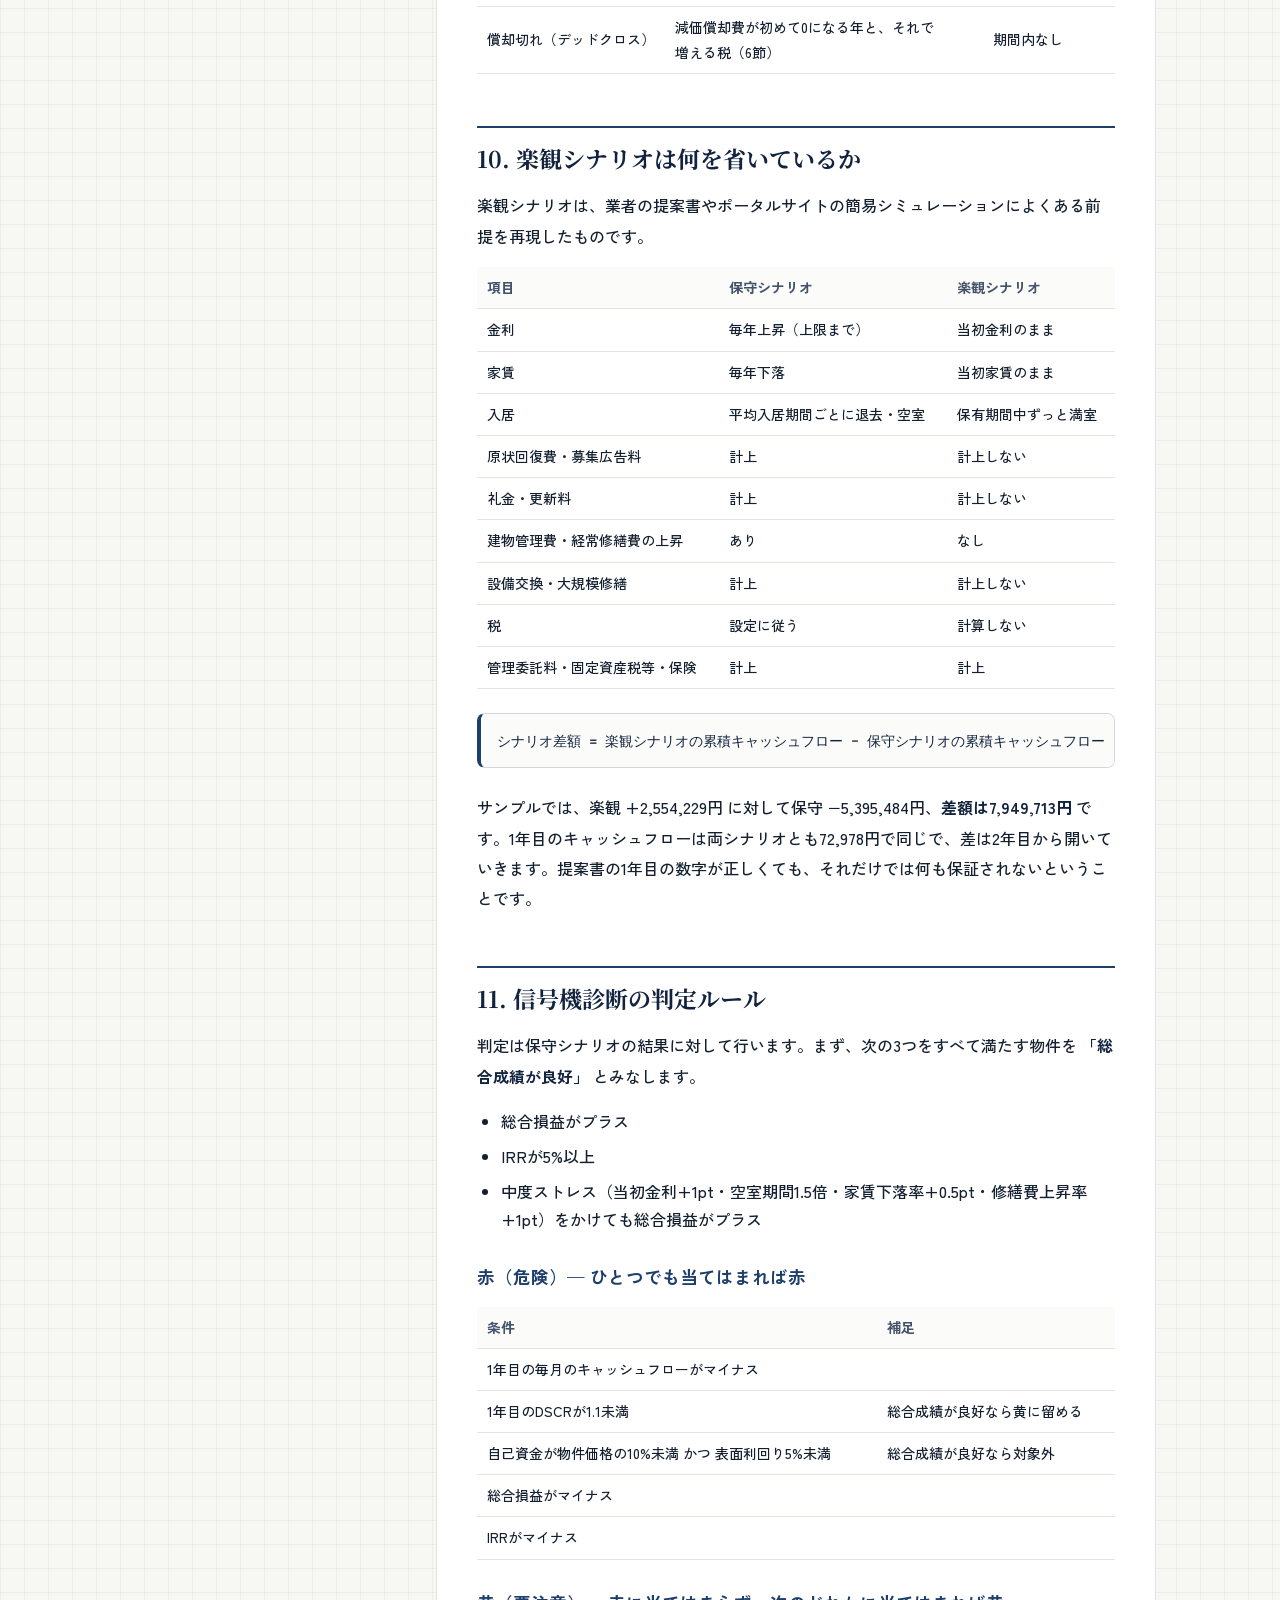
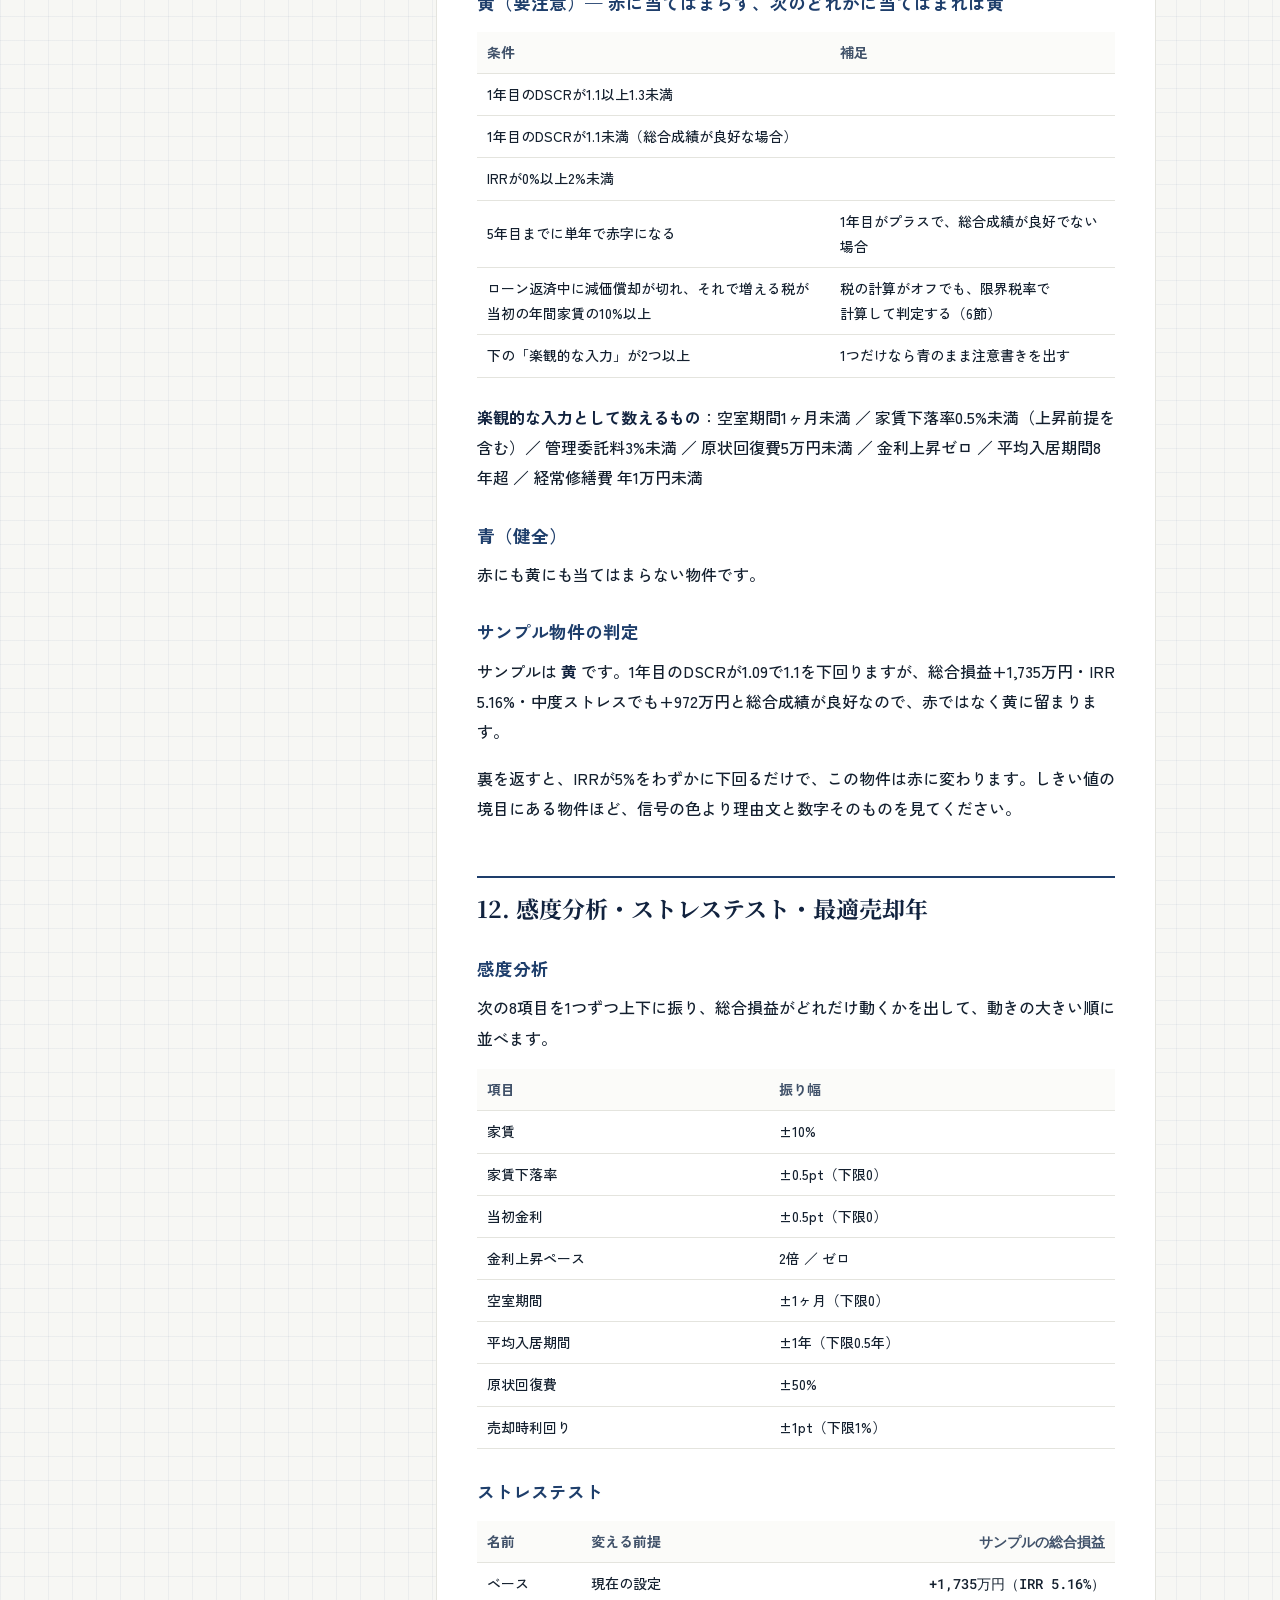
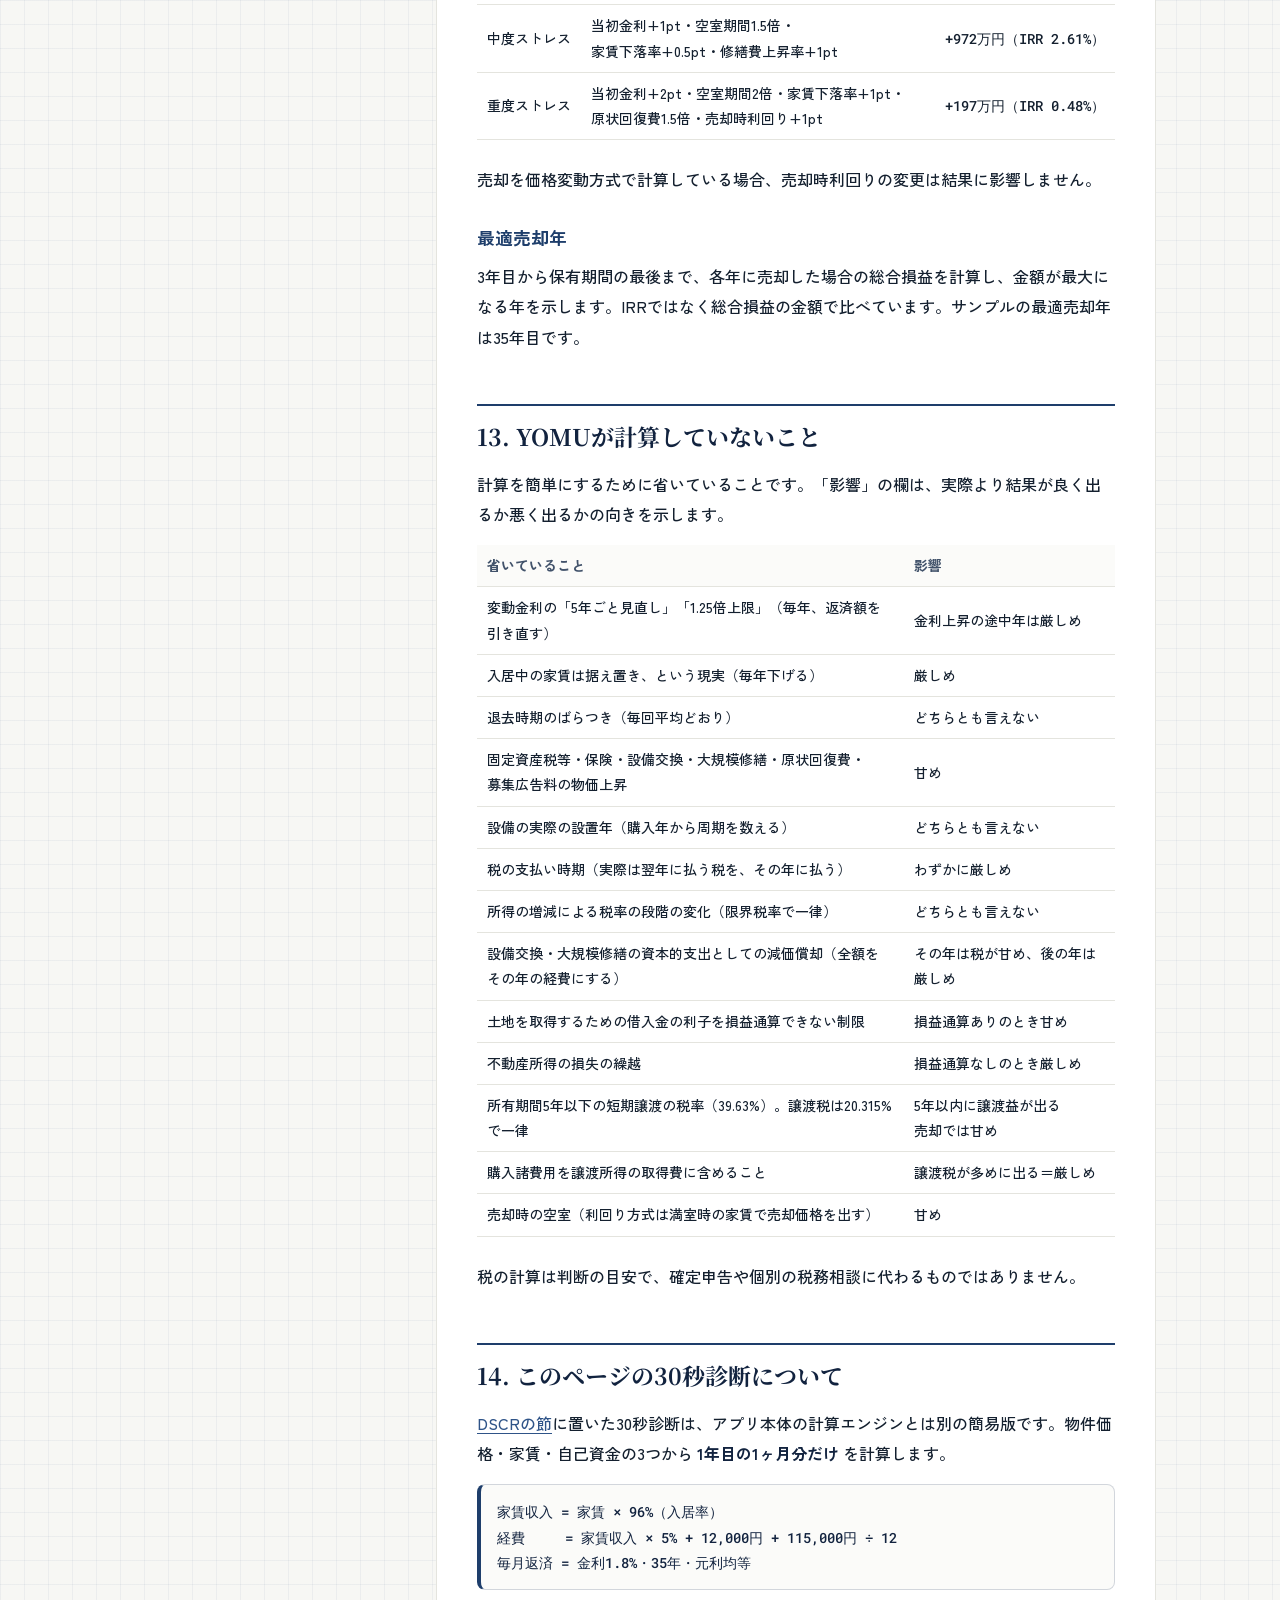
<file: guide/calculation-logic.html>
<!doctype html>
<html lang="ja">
<head>
<meta charset="utf-8">
<meta name="viewport" content="width=device-width, initial-scale=1">
<title>YOMUの計算ロジックを全部公開します — YOMU</title>
<meta name="description" content="不動産投資シミュレーターYOMUが、35年の収支・税・売却・IRR・DSCR・信号機診断をどんな式で出しているか。サンプル物件の実数値つきで、計算していないことまで全部書きました。">
<link rel="canonical" href="https://realsim-lp.vercel.app/guide/calculation-logic.html">
<meta property="og:title" content="YOMUの計算ロジックを全部公開します">
<meta property="og:description" content="不動産投資シミュレーターYOMUが、35年の収支・税・売却・IRR・DSCR・信号機診断をどんな式で出しているか。サンプル物件の実数値つきで、計算していないことまで全部書きました。">
<meta property="og:type" content="article">
<meta property="og:url" content="https://realsim-lp.vercel.app/guide/calculation-logic.html">
<meta property="og:site_name" content="YOMU">
<meta name="twitter:card" content="summary">
<link rel="preconnect" href="https://fonts.googleapis.com">
<link rel="preconnect" href="https://fonts.gstatic.com" crossorigin>
<link href="https://fonts.googleapis.com/css2?family=Noto+Serif+JP:wght@600;700&family=Zen+Kaku+Gothic+New:wght@400;500;700;900&family=Roboto+Mono:wght@400;500;700&display=swap" rel="stylesheet">
<link rel="icon" type="image/svg+xml" href="/favicon.svg">
<link rel="icon" type="image/png" sizes="32x32" href="/favicon-32.png">
<link rel="icon" type="image/png" sizes="16x16" href="/favicon-16.png">
<link rel="apple-touch-icon" href="/apple-touch-icon.png">
<meta name="theme-color" content="#12233F">
<link rel="stylesheet" href="/guide/assets/guide.css">
</head>
<body>
<svg width="0" height="0" style="position:absolute" aria-hidden="true" focusable="false">
<defs>
  <symbol id="i-alert" viewBox="0 0 24 24"><path d="M12 3.5L22 20H2z"/><path d="M12 10v4.5M12 17.2v.1"/></symbol>
  <symbol id="i-arrow" viewBox="0 0 24 24"><path d="M5 12h14"/><polyline points="13 6 19 12 13 18"/></symbol>
</defs>
</svg>

<header>
  <div class="wrap nav">
    <a class="brand" href="/" aria-label="YOMU"><svg viewBox="0 0 2923 711" fill="none" role="img" aria-label="YOMU">
  <g transform="translate(0,704) scale(1,-1)">
    <path fill="currentColor" transform="translate(0,0)" d="M590 695 360 252V0H246V252L15 695H142L303 354L464 695Z"/>
    <path fill="#DBA53F" transform="translate(577,0)" d="M37 349Q37 451 84.5 532.0Q132 613 213.5 658.5Q295 704 392 704Q490 704 571.5 658.5Q653 613 700.0 532.0Q747 451 747 349Q747 247 700.0 165.5Q653 84 571.5 38.5Q490 -7 392 -7Q295 -7 213.5 38.5Q132 84 84.5 165.5Q37 247 37 349ZM630 349Q630 426 599.5 484.0Q569 542 515.0 573.0Q461 604 392 604Q323 604 269.0 573.0Q215 542 184.5 484.0Q154 426 154 349Q154 272 184.5 213.5Q215 155 269.0 123.5Q323 92 392 92Q461 92 515.0 123.5Q569 155 599.5 213.5Q630 272 630 349Z"/>
    <path fill="currentColor" transform="translate(1351,0)" d="M807 695V0H693V476L481 0H402L189 476V0H75V695H198L442 150L685 695Z"/>
    <path fill="currentColor" transform="translate(2233,0)" d="M188 695V252Q188 173 229.5 133.0Q271 93 345 93Q420 93 461.5 133.0Q503 173 503 252V695H617V254Q617 169 580.0 110.0Q543 51 481.0 22.0Q419 -7 344 -7Q269 -7 207.5 22.0Q146 51 110.0 110.0Q74 169 74 254V695Z"/>
  </g>
</svg></a>
    <nav>
      <a href="/#yomu">YOMUとは</a><a href="/#diag">30秒診断</a><a href="/#why">選ばれる理由</a>
      <a href="/#features">機能</a><a href="/#engine">計算エンジン</a><a href="/#price">料金</a><a href="/#faq">FAQ</a>
    </nav>
    <a class="btn btn-p" href="https://realsim-app.vercel.app">無料ではじめる</a>
  </div>
</header>

<main class="g-main">
  <header class="g-head">
    <p class="g-label">GUIDE</p>
    <h1>YOMUの計算ロジックを全部公開します</h1>
    <p class="g-meta">計算仕様 2026年9月版 ／ 更新 2026-09-11</p>
  </header>
  <nav class="g-toc" aria-label="目次">
    <p class="g-toc-title">目次</p>
    <ol>
<li><a href="#flow">1. 計算の全体像</a></li>
<li><a href="#sample">2. この記事の計算例：サンプル物件</a></li>
<li><a href="#loan">3. ローン</a></li>
<li><a href="#rent-vacancy">4. 家賃と入居・退去</a></li>
<li><a href="#expenses">5. 運営経費</a></li>
<li><a href="#tax">6. 減価償却と税</a></li>
<li><a href="#cashflow">7. キャッシュフロー</a></li>
<li><a href="#exit">8. 売却と総合損益</a></li>
<li><a href="#metrics">9. 投資指標：IRR・CCR・DSCR</a></li>
<li><a href="#scenarios">10. 楽観シナリオは何を省いているか</a></li>
<li><a href="#diagnosis">11. 信号機診断の判定ルール</a></li>
<li><a href="#analysis">12. 感度分析・ストレステスト・最適売却年</a></li>
<li><a href="#limits">13. YOMUが計算していないこと</a></li>
<li><a href="#widget">14. このページの30秒診断について</a></li>
<li><a href="#changelog">更新履歴</a></li>
</ol>
  </nav>
  <article class="g-body">
<blockquote><p>この記事は <strong>2026年9月時点の計算仕様</strong> です。計算方法を変えたら記事も書き換え、末尾の更新履歴に残します。</p></blockquote>

<p>YOMUは物件1件につき、同じ入力から <strong>保守シナリオ</strong> と <strong>楽観シナリオ</strong> の2本を計算し、その差を金額で出します。この記事は、その計算で「どの数字に何を掛け、何を引いているか」を省略せずに書いたものです。</p>

<p>2,000万円を超える判断に使う数字を、中身の見えない箱から出すわけにはいきません。前提が自分の物件に合わないと思ったら、それが分かるように書きました。都合の悪い簡略化も、最後の「<a href="#limits">YOMUが計算していないこと</a>」にまとめています。</p>

<p>なお、計算式はFreeでもProでも同じです。プランで変わるのは使える画面だけです。</p>

<hr>

<h2 id="flow">1. 計算の全体像</h2>

<p>保有期間（初期値35年）を1年ずつ進め、各年を12ヶ月に分けて順に計算します。35年なら420ヶ月です。</p>

<p>ただし、すべてが月ごとに変わるわけではありません。<strong>入居・退去とお金の出入りは月単位、金利や家賃の「水準」は年単位</strong>で動かしています。</p>

<div class="table-wrap"><table>
<thead><tr><th class="nw">タイミング</th><th>計算すること</th></tr></thead>
<tbody>
<tr><td class="nw">毎年のはじめ</td><td>その年の金利・家賃・建物管理費・経常修繕費の水準を決める。元利均等なら毎月返済額を計算し直す</td></tr>
<tr><td class="nw">毎月</td><td>① 入居・退去の判定 → ② 入居中なら家賃・管理委託料・更新料 → ③ 建物管理費・固定資産税等・保険・経常修繕費 → ④ ローンの利息と元金</td></tr>
<tr><td class="nw">毎年のおわり</td><td>設備交換・大規模修繕 → 減価償却と税 → 単年キャッシュフロー</td></tr>
<tr><td class="nw">保有期間の最後</td><td>売却 → 総合損益 → IRR</td></tr>
</tbody>
</table></div>

<p>金利は年に1回、年のはじめに改定します。月の途中で金利が変わるモデルではありません。</p>

<hr>

<h2 id="sample">2. この記事の計算例：サンプル物件</h2>

<p>以下の数字はすべて、アプリのホームにある <strong>サンプル物件（1R・2,480万円）</strong> をそのまま計算した結果です。アプリで同じ物件を開けば、同じ数字が出ます。</p>

<div class="table-wrap"><table>
<thead><tr><th class="nw">区分</th><th>前提</th></tr></thead>
<tbody>
<tr><td class="nw">物件</td><td>価格 2,480万円 ／ 購入諸費用 7% ／ 建物割合 45% ／ 残存償却年数 37年</td></tr>
<tr><td class="nw">家賃</td><td>月92,000円 ／ 下落率 年0.7% ／ 更新 2年ごと・貸主受取0.5ヶ月分 ／ 礼金 0ヶ月</td></tr>
<tr><td class="nw">入退去</td><td>平均入居 5年 ／ 退去後の空室 1.5ヶ月 ／ 原状回復費 120,000円/退去 ／ 募集広告料 0.5ヶ月分</td></tr>
<tr><td class="nw">融資</td><td>自己資金 100万円 ／ 35年・元利均等 ／ 当初金利 0.8% ／ 上昇 年+0.02pt ／ 上限 3.0%</td></tr>
<tr><td class="nw">経費</td><td>管理委託料 家賃の4% ／ 建物管理費・修繕積立金 月10,000円（年+0.7%）／ 固定資産税等 年55,000円 ／ 保険 年12,000円</td></tr>
<tr><td class="nw">修繕</td><td>経常修繕費 年20,000円（年+1.5%）／ エアコン 15年ごと12万円 ／ 給湯器 12年ごと18万円 ／ ガスコンロ 15年ごと6万円 ／ 大規模修繕 なし</td></tr>
<tr><td class="nw">税</td><td>計算しない（税引前）。オンにした場合の例は限界税率30%・損益通算あり</td></tr>
<tr><td class="nw">売却</td><td>35年目に売却 ／ 価格変動方式 年+0.5% ／ 売却諸費用 4% ／ 譲渡税を考慮</td></tr>
</tbody>
</table></div>

<p>計算は円未満を含めて行っているため、表示した数字を足し引きすると1円ずれることがあります。</p>

<hr>

<h2 id="loan">3. ローン</h2>

<h3>借入額</h3>

<pre class="formula"><code>借入額 = 物件価格 − 自己資金</code></pre>

<p>購入諸費用は借入に含めず、現金で払う前提です。サンプルでは借入2,380万円、現金で払う諸費用は173.6万円です。</p>

<h3>金利</h3>

<pre class="formula"><code>その年の金利 = min( 当初金利 + 年あたり上昇幅 × (経過年数 − 1) , 金利上限 )</code></pre>

<p>サンプルでは1年目0.80%、2年目0.82%、10年目0.98%、20年目1.18%、35年目1.48%です（上限3.0%には届きません）。</p>

<h3>毎月の返済</h3>

<p><strong>元利均等</strong> では、毎年のはじめに「その時点の残債・残り回数・その年の金利」で毎月返済額を計算し直します。</p>

<pre class="formula"><code>月利       = 年利 ÷ 12
毎月返済額 = 残債 × 月利 ÷ ( 1 − (1 + 月利)^(−残り回数) )
その月の利息 = 残債 × 月利
その月の元金 = 毎月返済額 − その月の利息</code></pre>

<p><strong>元金均等</strong> では、元金は毎月「当初借入額 ÷ 総回数」で一定、利息は同じく「残債 × 月利」です。</p>

<p>サンプルの1年目は、毎月返済額64,989円。最初の月の利息は15,867円、元金は49,122円です。1年間の返済合計は779,862円（うち利息188,234円）になります。</p>

<p>実際の変動金利ローンによくある「返済額の見直しは5年ごと」「見直し後の返済額は従来の1.25倍まで」というルールは再現していません。YOMUは金利が上がった年から返済額そのものを引き上げるので、金利上昇局面の途中年のキャッシュフローは厳しめに出ます。</p>

<hr>

<h2 id="rent-vacancy">4. 家賃と入居・退去</h2>

<h3>家賃</h3>

<pre class="formula"><code>その年の月額家賃 = 当初家賃 × (1 − 家賃下落率)^(経過年数 − 1)</code></pre>

<p>サンプルでは2年目91,356円、10年目86,364円、20年目80,505円、35年目72,454円です。</p>

<p>保守シナリオでは、<strong>入居中の人の家賃も毎年下げます</strong>。現実には入れ替えや更新のときにしか下がらないことが多いので、ここは保守側に倒した簡略化です。</p>

<h3>入居・退去のサイクル</h3>

<p>保守シナリオでは、次のサイクルを保有期間の最後まで機械的に繰り返します。</p>

<ol>
<li>購入時点で入居者がいる状態から始める</li>
<li>平均入居期間が過ぎた翌月に退去。その月に <strong>原状回復費</strong> を経費に計上</li>
<li>空室期間は家賃ゼロ。建物管理費・税・保険・ローン返済は止まらない</li>
<li>次の入居者が入った月に、<strong>募集広告料</strong>（家賃×ADヶ月数）を経費、<strong>礼金</strong>（家賃×礼金ヶ月数）を収入に計上</li>
<li>入居中の月だけ、家賃と <strong>管理委託料</strong>（家賃×委託料率）を計上</li>
<li>同じ入居者の入居月数が「更新周期×12」の倍数に達した月に、<strong>更新料</strong>（家賃×貸主受取ヶ月数）を収入に計上</li>
</ol>

<p>入居期間と空室期間は月単位に四捨五入します。サンプルの空室1.5ヶ月は2ヶ月として計算されます。退去の時期は毎回「平均」どおりで、早まったり遅れたりするばらつきは入れていません。その影響は<a href="#analysis">感度分析</a>で入居期間±1年、空室±1ヶ月を振って確認します。</p>

<h3>例：サンプル物件の6年目</h3>

<p>5年間住んだ最初の入居者が6年目の1月に退去し、2ヶ月の空室を経て3月に次の入居者が入ります。</p>

<div class="table-wrap"><table>
<thead><tr><th>項目</th><th class="num">金額</th></tr></thead>
<tbody>
<tr><td>家賃収入（88,825円×10ヶ月）</td><td class="num">888,248円</td></tr>
<tr><td>原状回復費</td><td class="num">−120,000円</td></tr>
<tr><td>募集広告料（0.5ヶ月分）</td><td class="num">−44,412円</td></tr>
<tr><td>管理委託料（収入の4%）</td><td class="num">−35,530円</td></tr>
<tr><td>建物管理費・修繕積立金</td><td class="num">−124,259円</td></tr>
<tr><td>固定資産税等・保険</td><td class="num">−67,000円</td></tr>
<tr><td>経常修繕費</td><td class="num">−21,546円</td></tr>
<tr><td>ローン返済</td><td class="num">−791,892円</td></tr>
<tr><td><strong>単年キャッシュフロー</strong></td><td class="num"><strong>−316,391円</strong></td></tr>
</tbody>
</table></div>

<p>1年目に+72,978円だったキャッシュフローが、退去が1回あるだけでこうなります。</p>

<hr>

<h2 id="expenses">5. 運営経費</h2>

<div class="table-wrap"><table>
<thead><tr><th class="nw">項目</th><th>計上のしかた</th><th class="nw">保守</th><th class="nw">楽観</th></tr></thead>
<tbody>
<tr><td class="nw">管理委託料</td><td>入居中の月だけ、家賃×委託料率</td><td class="nw">○</td><td class="nw">○（常に満室）</td></tr>
<tr><td class="nw">建物管理費・修繕積立金</td><td>毎月。毎年、増額率で複利増額</td><td class="nw">増額あり</td><td class="nw">当初額のまま</td></tr>
<tr><td class="nw">固定資産税等・保険・その他</td><td>年額÷12を毎月。増額なし</td><td class="nw">○</td><td class="nw">○</td></tr>
<tr><td class="nw">経常修繕費</td><td>年額÷12を毎月。毎年、上昇率で複利増額</td><td class="nw">上昇あり</td><td class="nw">当初額のまま</td></tr>
<tr><td class="nw">設備交換</td><td>周期の倍数の年に全額（給湯器12年ごと→12年目・24年目）</td><td class="nw">○</td><td class="nw">計上しない</td></tr>
<tr><td class="nw">大規模修繕</td><td>周期の倍数の年に全額</td><td class="nw">○</td><td class="nw">計上しない</td></tr>
<tr><td class="nw">原状回復費・募集広告料</td><td>退去・入居のたび</td><td class="nw">○</td><td class="nw">計上しない</td></tr>
</tbody>
</table></div>

<p>設備交換の周期は <strong>購入1年目から数えます</strong>。設備台帳に入れた設置年は、この収支計算には使っていません。設備交換・大規模修繕・原状回復費・募集広告料・固定資産税等には物価上昇を掛けていません。</p>

<hr>

<h2 id="tax">6. 減価償却と税</h2>

<p>収支（キャッシュフロー・総合損益・IRR）に税を反映するのは、「不動産所得への課税を考慮する」をオンにしたときだけです。<strong>初期設定はオフで、表示されるキャッシュフローは税引前です。</strong> ただし、この節の最後で説明するデッドクロスの判定だけは、オフでも限界税率を使って計算します。</p>

<h3>減価償却費</h3>

<pre class="formula"><code>年間の減価償却費 = 物件価格 × 建物割合 ÷ 残存償却年数</code></pre>

<p>定額で、残存償却年数を過ぎた年から0になります。サンプルは2,480万円×45%÷37年＝年301,622円です。</p>

<h3>税額</h3>

<pre class="formula"><code>課税所得 = 収入 − 運営経費（設備交換・大規模修繕を含む） − ローン利息 − 減価償却費
税額     = 課税所得 × 限界税率（所得税＋住民税）</code></pre>

<p>ローンの元金は経費にならないので引きません。<strong>損益通算あり</strong> の場合、課税所得がマイナスなら「マイナス×税率」を還付（給与などの税が減る分）としてキャッシュフローに足します。<strong>損益通算なし</strong> の場合、マイナスの年の税は0です。</p>

<p>サンプルを限界税率30%で計算すると、1年目の課税所得は362,985円、税額は108,895円です。税引前で+72,978円だった1年目のキャッシュフローは、税引後では <strong>−35,917円</strong> になります。</p>

<h3 id="dead-cross">デッドクロス</h3>

<p>ローンの元金返済（お金は出ていくのに経費にならない）が、減価償却費（経費になるのにお金は出ていかない）を上回る状態をデッドクロスと呼びます。</p>

<p>ただ、今の低金利では返済の最初から元金の割合が大きいので、この「元金＞償却」は区分マンションの多くで1年目から成立します。サンプル物件も、1年目から元金591,628円が償却費301,622円を上回っています。これだけで警告を出すと、ほとんどの物件が「デッドクロス」になり、警告の意味がなくなります。</p>

<p>そこでYOMUは、実際に手元の収支を悪化させる瞬間、つまり <strong>ローン返済中に減価償却が切れて、税が一段増える年</strong> を見ます。</p>

<pre class="formula"><code>償却が切れる年     = 減価償却費が初めて0になる年
償却切れで増える税 = 年間の減価償却費 × 限界税率                 （損益通算ありの場合）
償却切れで増える税 = { max(0, A) − max(0, A − 年間の減価償却費) } × 限界税率   （損益通算なしの場合）
                     A = 償却が切れた年の、償却を引く前の課税所得</code></pre>

<p>表示は次の3つです。</p>

<ul>
<li>シミュレーション画面のKPIカード「償却切れ(デッドクロス)」に、償却が切れる年と、増える税額を出す</li>
<li>詳細モードの年次明細に「元金」「償却」の列を出し、償却が切れる年に「償却切れ」の印を付ける</li>
<li>ローン返済中に償却が切れ、増える税が当初の年間家賃の10%以上なら、信号機診断に黄の注意を出す（<a href="#diagnosis">11節</a>）</li>
</ul>

<p>サンプル物件は、残存償却年数37年が分析期間35年より長いので、償却は期間内に切れません。KPIカードは「期間内なし」になり、注意も出ません。</p>

<h3>例：サンプル物件を築古木造アパートに変える</h3>

<p>サンプル物件を読み込み、物件価格5,000万円・月額家賃40万円・建物割合70%・残存償却年数4年・返済期間25年・シミュレーション期間25年の6項目だけを変えます。税の計算をオン（限界税率30%・損益通算あり）にした年次の数字は次のとおりです。</p>

<div class="table-wrap"><table>
<thead><tr><th class="nw">年</th><th class="num">減価償却費</th><th class="num">課税所得</th><th class="num">税</th><th class="num">税引前CF</th><th class="num">税引後CF</th></tr></thead>
<tbody>
<tr><td class="nw">4年目</td><td class="num">8,750,000円</td><td class="num">−4,620,864円</td><td class="num">−1,386,259円</td><td class="num">2,319,561円</td><td class="num">3,705,821円</td></tr>
<tr><td class="nw">5年目</td><td class="num">0円</td><td class="num">3,907,962円</td><td class="num">1,172,388円</td><td class="num">2,086,524円</td><td class="num">914,135円</td></tr>
</tbody>
</table></div>

<p>1〜4年目は、年875万円の償却費で課税所得が大きなマイナスになり、給与などにかかる税が戻るぶん、税引後の手取りが税引前より多くなっています。償却が切れた5年目からは逆に税を払う側になり、税引後の手取りは約371万円から約91万円へ、1年で約279万円減ります。</p>

<p>償却切れで増える税は、875万円×30%＝262.5万円です。これは当初の年間家賃480万円の54.7%で、10%を大きく超えるため、信号機診断に「5年目に減価償却が切れ、税が年約263万円増えます(当初家賃の55%)…」という黄の注意が出ます。この物件はほかの条件には当てはまらないので、この注意がなければ青でした。</p>

<p>増える税の262.5万円は、「5年目にも償却が残っていた場合」との差です。家賃や利息も年ごとに動くため、表の4年目と5年目の税の差（約256万円）とは少しずれます。</p>

<hr>

<h2 id="cashflow">7. キャッシュフロー</h2>

<pre class="formula"><code>単年キャッシュフロー = 収入 − 運営経費 − ローン返済（元金＋利息） − 税
累積キャッシュフロー = 単年キャッシュフローの合計</code></pre>

<p>サンプルの保守シナリオでは、1年目は+72,978円（月あたり約6,081円）、初めて単年で赤字になるのは6年目、35年間の累積は <strong>−5,395,484円</strong> です。</p>

<hr>

<h2 id="exit">8. 売却と総合損益</h2>

<h3>売却価格</h3>

<p>2つの方式から選べます。</p>

<pre class="formula"><code>利回り方式   売却価格 = 売却する年の月額家賃 × 12 ÷ 売却時の表面利回り
価格変動方式 売却価格 = 物件価格 × (1 + 年あたり変動率)^保有年数</code></pre>

<p>利回り方式の家賃は、売却する年の満室時の家賃です。</p>

<h3>売却手取りと総合損益</h3>

<pre class="formula"><code>売却諸費用   = 売却価格 × 売却諸費用率
簿価         = 物件価格 − 減価償却費の累計
譲渡税       = max( 0 , 売却価格 − 売却諸費用 − 簿価 ) × 20.315%
売却手取り   = 売却価格 − 売却諸費用 − 売却時の残債 − 譲渡税
初期自己資金 = 自己資金 + 物件価格 × 購入諸費用率
総合損益     = 累積キャッシュフロー + 売却手取り − 初期自己資金</code></pre>

<h3>例：サンプル物件を35年目に売却</h3>

<div class="table-wrap"><table>
<thead><tr><th>項目</th><th class="num">金額</th></tr></thead>
<tbody>
<tr><td>売却価格（2,480万円×1.005^35）</td><td class="num">29,530,027円</td></tr>
<tr><td>売却諸費用（4%）</td><td class="num">−1,181,201円</td></tr>
<tr><td>簿価（2,480万円 − 償却累計10,556,757円）</td><td class="num">14,243,243円</td></tr>
<tr><td>譲渡税（譲渡益14,105,583円×20.315%）</td><td class="num">−2,865,549円</td></tr>
<tr><td>残債</td><td class="num">0円</td></tr>
<tr><td><strong>売却手取り</strong></td><td class="num"><strong>25,483,277円</strong></td></tr>
<tr><td>累積キャッシュフロー</td><td class="num">−5,395,484円</td></tr>
<tr><td>初期自己資金（100万円＋諸費用173.6万円）</td><td class="num">−2,736,000円</td></tr>
<tr><td><strong>総合損益</strong></td><td class="num"><strong>+17,351,793円</strong></td></tr>
</tbody>
</table></div>

<p>家賃収入だけでは540万円のマイナスで、総合損益のプラスは売却でつくられています。つまりこの物件の結論は、売却の前提ひとつで大きく変わります。</p>

<p>同じ物件を利回り方式・売却時利回り6%で計算すると、売却価格は72,454円×12÷6%＝約1,449万円になり、総合損益は約+578万円まで下がります。売却の前提は、必ず両方の方式で確かめてください。</p>

<hr>

<h2 id="metrics">9. 投資指標：IRR・CCR・DSCR</h2>

<h3 id="irr">IRR（内部収益率）</h3>

<p>年ごとのお金の出入りを並べ、その正味現在価値が0になる割引率を求めます。</p>

<pre class="formula"><code>0年目   : −初期自己資金
1〜N−1年目: その年の単年キャッシュフロー
N年目   : その年の単年キャッシュフロー + 売却手取り</code></pre>

<p>−95%から+200%の範囲を二分法で100回絞り込みます。範囲内に答えがない場合（全期間赤字など）は「—」と表示します。サンプルのIRRは <strong>5.16%</strong> です。</p>

<p>税をオフにしていても、「譲渡税を考慮する」がオンなら売却手取りから譲渡税は引かれています。</p>

<h3 id="ccr">CCR（自己資金配当率）</h3>

<pre class="formula"><code>CCR = 1年目の単年キャッシュフロー ÷ 初期自己資金</code></pre>

<p>サンプルは72,978円÷2,736,000円＝ <strong>2.67%</strong> です。</p>

<h3 id="dscr">DSCR（返済余裕率）</h3>

<pre class="formula"><code>NOI（営業純収益） = 1年目の収入 − 1年目の運営経費     ※ローン返済と税は含まない
DSCR             = NOI ÷ 1年目のローン返済額（元金＋利息）</code></pre>

<p>サンプルは852,840円÷779,862円＝ <strong>1.09</strong> です。1.0を下回ると、家賃から経費を払った残りでローンを返しきれません。金融機関は1.2〜1.3以上を目安に見ることが多い指標です。</p>

<p><strong>注意してほしいのは、YOMUのDSCRは1年目の値だということです。</strong> 1年目は金利上昇の前で、最初の退去もまだ起きていません。多くの物件で、保有期間中もっとも余裕のある年です。1年目のDSCRが1.2あっても、6年目や金利が上がった後に同じ余裕があるとは限りません。</p>

<div class="g-widget" data-widget="shindan">
<div class="diag">
      <div class="diag-in">
        <div class="field"><label>物件価格 <b>PRICE</b></label><div class="box"><input id="i_price" type="number" value="2480" min="100" step="10"><span class="unit">万円</span></div></div>
        <div class="field"><label>想定月額家賃 <b>RENT</b></label><div class="box"><input id="i_rent" type="number" value="92000" min="10000" step="1000"><span class="unit">円</span></div></div>
        <div class="field"><label>自己資金・頭金 <b>EQUITY</b></label><div class="box"><input id="i_down" type="number" value="100" min="0" step="10"><span class="unit">万円</span></div></div>
        <p class="note">初期値は、よくある新築ワンルーム提案の数字です。まずはそのまま触ってみてください。</p>
        <div class="kv" style="grid-template-columns:1fr 1fr">
          <div><span>実効家賃収入 /月</span><b id="b_inc" style="font-size:15px">—</b></div>
          <div><span>運営費 /月</span><b id="b_ope" style="font-size:15px">—</b></div>
          <div><span>借入額</span><b id="b_loan" style="font-size:15px">—</b></div>
          <div><span>NOI /月</span><b id="b_noi" style="font-size:15px">—</b></div>
        </div>
        <p class="assump">前提：金利 1.8% / 35年元利均等 / 管理委託 5% / 建物管理費・修繕積立 月 12,000円 / 税・保険・小修繕 年 115,000円 / 稼働率 96%。フル版ではこれら <b>30以上</b> の前提をすべて自分で設定できます。</p>
      </div>
      <div class="diag-out">
        <div class="signal" id="sig">
          <div class="lamp"><i data-c="r" id="l_r"></i><i data-c="y" id="l_y"></i><i data-c="g" id="l_g"></i></div>
          <div class="txt"><b id="s_title">判定中…</b><span id="s_desc">数値を入力すると即座に再計算します。</span></div>
        </div>
        <div class="res">
          <div><span>月次CF</span><b id="r_cf">—</b></div>
          <div><span>DSCR</span><b id="r_dscr">—</b></div>
          <div><span>毎月の返済</span><b id="r_pay">—</b></div>
          <div><span>表面利回り</span><b id="r_gross">—</b></div>
          <div><span>実質利回り</span><b id="r_net">—</b></div>
          <div><span>月CF×420ヶ月</span><b id="r_total">—</b></div>
        </div>
        <div class="alert" style="margin-top:14px">
          <div class="ico-box red"><svg class="ico"><use href="#i-alert"/></svg></div>
          <span class="tx">この診断は簡易版です。フル版では家賃下落・金利上昇・退去・設備交換・税・売却出口まで含めた <b>420ヶ月の推移</b>として計算します。</span>
        </div>
        <a class="btn btn-g" style="margin-top:14px" href="https://realsim-app.vercel.app">フル版で35年を計算する<svg class="ico" style="stroke-width:2"><use href="#i-arrow"/></svg></a>
      </div>
    </div>
<script>
(function(){
  var P=document.getElementById('i_price'),R=document.getElementById('i_rent'),D=document.getElementById('i_down');
  var $=function(id){return document.getElementById(id);};
  var yen=function(n){return (n<0?'−':'')+Math.abs(Math.round(n)).toLocaleString('ja-JP');};
  function calc(){
    var price=(+P.value||0)*10000, rent=(+R.value||0), down=(+D.value||0)*10000;
    var loan=Math.max(price-down,0), r=0.018/12, n=420;
    var pay = loan>0 ? loan*r/(1-Math.pow(1+r,-n)) : 0;
    var income=rent*0.96, opex=income*0.05+12000+115000/12, noi=income-opex, cf=noi-pay;
    var dscr = pay>0 ? noi/pay : 99;
    $('r_cf').textContent=yen(cf)+'円'; $('r_cf').className=cf>=0?'up':'dn';
    $('r_dscr').textContent=dscr.toFixed(2); $('r_dscr').className=dscr>=1.2?'up':(dscr>=1?'':'dn');
    $('r_pay').textContent=yen(pay)+'円';
    $('r_gross').textContent=(price>0?(rent*12/price*100):0).toFixed(2)+'%';
    $('r_net').textContent=(price>0?(noi*12/price*100):0).toFixed(2)+'%';
    $('r_total').textContent=yen(cf*420/10000)+'万円'; $('r_total').className=cf>=0?'up':'dn';
    $('b_inc').textContent=yen(income)+'円'; $('b_ope').textContent='−'+yen(opex)+'円';
    $('b_loan').textContent=yen(loan/10000)+'万円'; $('b_noi').textContent=yen(noi)+'円';
    var t,d,c;
    if(cf>=0&&dscr>=1.2){c='g';t='青信号 — 保守的な前提でも黒字';d='この前提でも毎月手元に残り、返済余裕（DSCR）も確保できています。';}
    else if(cf>=-15000&&dscr>=1.0){c='y';t='黄信号 — 余裕が薄い';d='黒字と赤字の境目です。金利が1%上がる、空室が1ヶ月延びるだけで反転します。';}
    else{c='r';t='赤信号 — 毎月の持ち出しが発生';d='家賃収入が返済と経費を賄えていません。価格・頭金・家賃のいずれかを見直す必要があります。';}
    ['r','y','g'].forEach(function(k){$('l_'+k).classList.toggle('on',k===c);});
    $('sig').className='signal '+c; $('s_title').textContent=t; $('s_desc').textContent=d;
  }
  [P,R,D].forEach(function(e){e.addEventListener('input',calc);});
  calc();
})();
</script>
</div>

<h3>その他の指標</h3>

<div class="table-wrap"><table>
<thead><tr><th class="nw">指標</th><th>定義</th><th class="nw">サンプル</th></tr></thead>
<tbody>
<tr><td class="nw">初めての赤字年</td><td>保守シナリオで単年キャッシュフローが初めてマイナスになる年</td><td class="nw">6年目</td></tr>
<tr><td class="nw">自己資金の回収年</td><td>累積キャッシュフローが初期自己資金に届く年</td><td class="nw">期間内に届かない</td></tr>
<tr><td class="nw">表面利回り</td><td>年間家賃 ÷ 物件価格</td><td class="nw">4.45%</td></tr>
<tr><td class="nw">償却切れ（デッドクロス）</td><td>減価償却費が初めて0になる年と、それで増える税（<a href="#dead-cross">6節</a>）</td><td class="nw">期間内なし</td></tr>
</tbody>
</table></div>

<hr>

<h2 id="scenarios">10. 楽観シナリオは何を省いているか</h2>

<p>楽観シナリオは、業者の提案書やポータルサイトの簡易シミュレーションによくある前提を再現したものです。</p>

<div class="table-wrap"><table>
<thead><tr><th>項目</th><th class="nw">保守シナリオ</th><th class="nw">楽観シナリオ</th></tr></thead>
<tbody>
<tr><td>金利</td><td class="nw">毎年上昇（上限まで）</td><td class="nw">当初金利のまま</td></tr>
<tr><td>家賃</td><td class="nw">毎年下落</td><td class="nw">当初家賃のまま</td></tr>
<tr><td>入居</td><td class="nw">平均入居期間ごとに退去・空室</td><td class="nw">保有期間中ずっと満室</td></tr>
<tr><td>原状回復費・募集広告料</td><td class="nw">計上</td><td class="nw">計上しない</td></tr>
<tr><td>礼金・更新料</td><td class="nw">計上</td><td class="nw">計上しない</td></tr>
<tr><td>建物管理費・経常修繕費の上昇</td><td class="nw">あり</td><td class="nw">なし</td></tr>
<tr><td>設備交換・大規模修繕</td><td class="nw">計上</td><td class="nw">計上しない</td></tr>
<tr><td>税</td><td class="nw">設定に従う</td><td class="nw">計算しない</td></tr>
<tr><td>管理委託料・固定資産税等・保険</td><td class="nw">計上</td><td class="nw">計上</td></tr>
</tbody>
</table></div>

<pre class="formula"><code>シナリオ差額 = 楽観シナリオの累積キャッシュフロー − 保守シナリオの累積キャッシュフロー</code></pre>

<p>サンプルでは、楽観 +2,554,229円 に対して保守 −5,395,484円、<strong>差額は7,949,713円</strong> です。1年目のキャッシュフローは両シナリオとも72,978円で同じで、差は2年目から開いていきます。提案書の1年目の数字が正しくても、それだけでは何も保証されないということです。</p>

<hr>

<h2 id="diagnosis">11. 信号機診断の判定ルール</h2>

<p>判定は保守シナリオの結果に対して行います。まず、次の3つをすべて満たす物件を <strong>「総合成績が良好」</strong> とみなします。</p>

<ul>
<li>総合損益がプラス</li>
<li>IRRが5%以上</li>
<li>中度ストレス（当初金利+1pt・空室期間1.5倍・家賃下落率+0.5pt・修繕費上昇率+1pt）をかけても総合損益がプラス</li>
</ul>

<h3>赤（危険）— ひとつでも当てはまれば赤</h3>

<div class="table-wrap"><table>
<thead><tr><th>条件</th><th class="nw">補足</th></tr></thead>
<tbody>
<tr><td>1年目の毎月のキャッシュフローがマイナス</td><td class="nw"></td></tr>
<tr><td>1年目のDSCRが1.1未満</td><td class="nw">総合成績が良好なら黄に留める</td></tr>
<tr><td>自己資金が物件価格の10%未満 かつ 表面利回り5%未満</td><td class="nw">総合成績が良好なら対象外</td></tr>
<tr><td>総合損益がマイナス</td><td class="nw"></td></tr>
<tr><td>IRRがマイナス</td><td class="nw"></td></tr>
</tbody>
</table></div>

<h3>黄（要注意）— 赤に当てはまらず、次のどれかに当てはまれば黄</h3>

<div class="table-wrap"><table>
<thead><tr><th>条件</th><th>補足</th></tr></thead>
<tbody>
<tr><td>1年目のDSCRが1.1以上1.3未満</td><td></td></tr>
<tr><td>1年目のDSCRが1.1未満（総合成績が良好な場合）</td><td></td></tr>
<tr><td>IRRが0%以上2%未満</td><td></td></tr>
<tr><td>5年目までに単年で赤字になる</td><td>1年目がプラスで、総合成績が良好でない場合</td></tr>
<tr><td>ローン返済中に減価償却が切れ、それで増える税が当初の年間家賃の10%以上</td><td>税の計算がオフでも、限界税率で計算して判定する（<a href="#dead-cross">6節</a>）</td></tr>
<tr><td>下の「楽観的な入力」が2つ以上</td><td>1つだけなら青のまま注意書きを出す</td></tr>
</tbody>
</table></div>

<p><strong>楽観的な入力として数えるもの</strong>：空室期間1ヶ月未満 ／ 家賃下落率0.5%未満（上昇前提を含む）／ 管理委託料3%未満 ／ 原状回復費5万円未満 ／ 金利上昇ゼロ ／ 平均入居期間8年超 ／ 経常修繕費 年1万円未満</p>

<h3>青（健全）</h3>

<p>赤にも黄にも当てはまらない物件です。</p>

<h3>サンプル物件の判定</h3>

<p>サンプルは <strong>黄</strong> です。1年目のDSCRが1.09で1.1を下回りますが、総合損益+1,735万円・IRR 5.16%・中度ストレスでも+972万円と総合成績が良好なので、赤ではなく黄に留まります。</p>

<p>裏を返すと、IRRが5%をわずかに下回るだけで、この物件は赤に変わります。しきい値の境目にある物件ほど、信号の色より理由文と数字そのものを見てください。</p>

<hr>

<h2 id="analysis">12. 感度分析・ストレステスト・最適売却年</h2>

<h3>感度分析</h3>

<p>次の8項目を1つずつ上下に振り、総合損益がどれだけ動くかを出して、動きの大きい順に並べます。</p>

<div class="table-wrap"><table>
<thead><tr><th class="nw">項目</th><th class="nw">振り幅</th></tr></thead>
<tbody>
<tr><td class="nw">家賃</td><td class="nw">±10%</td></tr>
<tr><td class="nw">家賃下落率</td><td class="nw">±0.5pt（下限0）</td></tr>
<tr><td class="nw">当初金利</td><td class="nw">±0.5pt（下限0）</td></tr>
<tr><td class="nw">金利上昇ペース</td><td class="nw">2倍 ／ ゼロ</td></tr>
<tr><td class="nw">空室期間</td><td class="nw">±1ヶ月（下限0）</td></tr>
<tr><td class="nw">平均入居期間</td><td class="nw">±1年（下限0.5年）</td></tr>
<tr><td class="nw">原状回復費</td><td class="nw">±50%</td></tr>
<tr><td class="nw">売却時利回り</td><td class="nw">±1pt（下限1%）</td></tr>
</tbody>
</table></div>

<h3>ストレステスト</h3>

<div class="table-wrap"><table>
<thead><tr><th class="nw">名前</th><th>変える前提</th><th class="num">サンプルの総合損益</th></tr></thead>
<tbody>
<tr><td class="nw">ベース</td><td>現在の設定</td><td class="num">+1,735万円（IRR 5.16%）</td></tr>
<tr><td class="nw">中度ストレス</td><td>当初金利+1pt・空室期間1.5倍・家賃下落率+0.5pt・修繕費上昇率+1pt</td><td class="num">+972万円（IRR 2.61%）</td></tr>
<tr><td class="nw">重度ストレス</td><td>当初金利+2pt・空室期間2倍・家賃下落率+1pt・原状回復費1.5倍・売却時利回り+1pt</td><td class="num">+197万円（IRR 0.48%）</td></tr>
</tbody>
</table></div>

<p>売却を価格変動方式で計算している場合、売却時利回りの変更は結果に影響しません。</p>

<h3>最適売却年</h3>

<p>3年目から保有期間の最後まで、各年に売却した場合の総合損益を計算し、金額が最大になる年を示します。IRRではなく総合損益の金額で比べています。サンプルの最適売却年は35年目です。</p>

<hr>

<h2 id="limits">13. YOMUが計算していないこと</h2>

<p>計算を簡単にするために省いていることです。「影響」の欄は、実際より結果が良く出るか悪く出るかの向きを示します。</p>

<div class="table-wrap"><table>
<thead><tr><th>省いていること</th><th>影響</th></tr></thead>
<tbody>
<tr><td>変動金利の「5年ごと見直し」「1.25倍上限」（毎年、返済額を引き直す）</td><td>金利上昇の途中年は厳しめ</td></tr>
<tr><td>入居中の家賃は据え置き、という現実（毎年下げる）</td><td>厳しめ</td></tr>
<tr><td>退去時期のばらつき（毎回平均どおり）</td><td>どちらとも言えない</td></tr>
<tr><td>固定資産税等・保険・設備交換・大規模修繕・原状回復費・募集広告料の物価上昇</td><td>甘め</td></tr>
<tr><td>設備の実際の設置年（購入年から周期を数える）</td><td>どちらとも言えない</td></tr>
<tr><td>税の支払い時期（実際は翌年に払う税を、その年に払う）</td><td>わずかに厳しめ</td></tr>
<tr><td>所得の増減による税率の段階の変化（限界税率で一律）</td><td>どちらとも言えない</td></tr>
<tr><td>設備交換・大規模修繕の資本的支出としての減価償却（全額をその年の経費にする）</td><td>その年は税が甘め、後の年は厳しめ</td></tr>
<tr><td>土地を取得するための借入金の利子を損益通算できない制限</td><td>損益通算ありのとき甘め</td></tr>
<tr><td>不動産所得の損失の繰越</td><td>損益通算なしのとき厳しめ</td></tr>
<tr><td>所有期間5年以下の短期譲渡の税率（39.63%）。譲渡税は20.315%で一律</td><td>5年以内に譲渡益が出る売却では甘め</td></tr>
<tr><td>購入諸費用を譲渡所得の取得費に含めること</td><td>譲渡税が多めに出る＝厳しめ</td></tr>
<tr><td>売却時の空室（利回り方式は満室時の家賃で売却価格を出す）</td><td>甘め</td></tr>
</tbody>
</table></div>

<p>税の計算は判断の目安で、確定申告や個別の税務相談に代わるものではありません。</p>

<hr>

<h2 id="widget">14. このページの30秒診断について</h2>

<p><a href="#dscr">DSCRの節</a>に置いた30秒診断は、アプリ本体の計算エンジンとは別の簡易版です。物件価格・家賃・自己資金の3つから <strong>1年目の1ヶ月分だけ</strong> を計算します。</p>

<pre class="formula"><code>家賃収入 = 家賃 × 96%（入居率）
経費     = 家賃収入 × 5% + 12,000円 + 115,000円 ÷ 12
毎月返済 = 金利1.8%・35年・元利均等</code></pre>

<p>家賃下落・金利上昇・退去・設備交換・税・売却は入っていません。同じ入力でも、アプリのDSCRとは値が少し変わります。35年分の推移を見るには、アプリで計算してください。</p>

<hr>

<h2 id="changelog">更新履歴</h2>

<div class="table-wrap"><table>
<thead><tr><th class="nw">日付</th><th>内容</th></tr></thead>
<tbody>
<tr><td class="nw">2026-09-11</td><td>デッドクロスの判定と表示を追加。6節「デッドクロス」を書き直し、9節の指標と11節の黄の条件に追加</td></tr>
<tr><td class="nw">2026-09-11</td><td>初版公開（2026年9月版の計算仕様）</td></tr>
<tr><td class="nw">2026-09-10</td><td>公開前に、売却価格（利回り方式）の計算で売却時利回りが10%未満のとき10%として扱われていた不具合を修正。この記事は修正後の仕様で書いています。利回り方式で売却を計算していた物件は、修正により売却価格・総合損益・IRRが上方に変わっています</td></tr>
</tbody>
</table></div>
  </article>
  <aside class="g-cta">
    <p class="g-cta-title">自分の物件で、35年分を計算する</p>
    <p>この記事と同じ計算を、あなたの物件の数字で。Freeプランは無料、クレジットカードの登録は不要です。</p>
    <a class="btn btn-g" href="https://realsim-app.vercel.app">無料ではじめる</a>
  </aside>
</main>

<footer>
  <div class="wrap">
    <div class="flogo"><svg viewBox="0 0 427.9 100" fill="none" role="img" aria-label="YOMU"><g transform="translate(0,0) scale(1.5625)">
  <defs><clipPath id="yomuSun"><circle cx="32" cy="30" r="18"/></clipPath></defs>
  <circle cx="32" cy="30" r="18" fill="#DBA53F"/>
  <g clip-path="url(#yomuSun)" stroke="#F7F7F4" stroke-width="3.2">
    <path d="M32 10v40M12 22h40M12 38h40"/>
  </g>
  <path d="M6 50L32 24 58 50" stroke="currentColor" stroke-width="5.6"
        stroke-linecap="round" stroke-linejoin="round"/>
</g><g transform="translate(126,13.276901004304158) scale(0.10329985652797705) translate(0,704) scale(1,-1)"><path fill="currentColor" transform="translate(0,0)" d="M590 695 360 252V0H246V252L15 695H142L303 354L464 695Z"/><path fill="currentColor" transform="translate(577,0)" d="M37 349Q37 451 84.5 532.0Q132 613 213.5 658.5Q295 704 392 704Q490 704 571.5 658.5Q653 613 700.0 532.0Q747 451 747 349Q747 247 700.0 165.5Q653 84 571.5 38.5Q490 -7 392 -7Q295 -7 213.5 38.5Q132 84 84.5 165.5Q37 247 37 349ZM630 349Q630 426 599.5 484.0Q569 542 515.0 573.0Q461 604 392 604Q323 604 269.0 573.0Q215 542 184.5 484.0Q154 426 154 349Q154 272 184.5 213.5Q215 155 269.0 123.5Q323 92 392 92Q461 92 515.0 123.5Q569 155 599.5 213.5Q630 272 630 349Z"/><path fill="currentColor" transform="translate(1351,0)" d="M807 695V0H693V476L481 0H402L189 476V0H75V695H198L442 150L685 695Z"/><path fill="currentColor" transform="translate(2233,0)" d="M188 695V252Q188 173 229.5 133.0Q271 93 345 93Q420 93 461.5 133.0Q503 173 503 252V695H617V254Q617 169 580.0 110.0Q543 51 481.0 22.0Q419 -7 344 -7Q269 -7 207.5 22.0Q146 51 110.0 110.0Q74 169 74 254V695Z"/></g></svg><span>不動産収支シミュレーター</span></div>
    <div class="dis">本サービスが提供するシミュレーション・診断・AI調査結果はすべて参考情報であり、その正確性・完全性を保証するものではありません。本サービスは金融商品取引法上の投資助言・代理業、宅地建物取引業、税理士法上の税務相談に該当する行為を行うものではありません。不動産投資には元本割れを含むリスクがあり、最終的な投資判断はご自身の責任で行ってください。</div>
    <div class="fl"><a href="/tokushoho.html">特定商取引法に基づく表記</a><a href="/privacy.html">プライバシーポリシー</a><a href="/terms.html">利用規約</a></div>
    <div class="cr">© 2026 YOMU — 不動産収支シミュレーター / Yield・Occupancy・Mortgage・Upkeep</div>
  </div>
</footer>
</body>
</html>
</file>
<file: guide/assets/guide.css>
:root{
  --ink:#1E3E6B; --ink-2:#2f5488; --ink-3:#4a74ab; --ink-deep:#12233f; --ink-night:#0B1526;
  --gold:#B8821F; --gold-2:#DBA53F; --gold-soft:#FBF3E2;
  --red:#C0392B; --red-2:#E05A46; --red-soft:#FDECEA;
  --ok:#12795A; --ok-soft:#E6F4EF;
  --paper:#F7F7F4; --surface:#fff; --surface-2:#FBFBF9;
  --text:#14202F; --muted:#41526A; --faint:#6B7B91;
  --line:#E4E4DE; --line-2:#D2D6DC;
  --serif:"Noto Serif JP",serif;
  --sans:"Zen Kaku Gothic New","Hiragino Sans","Yu Gothic",sans-serif;
  --mono:"Roboto Mono",ui-monospace,SFMono-Regular,Menlo,monospace;
  --r:16px; --r-s:10px; --r-xs:8px; --pill:999px;
  --sh1:0 1px 2px rgba(18,35,63,.05), 0 6px 18px -10px rgba(18,35,63,.22);
  --sh2:0 2px 4px rgba(18,35,63,.05), 0 18px 40px -20px rgba(18,35,63,.35);
  --sh3:0 30px 70px -30px rgba(18,35,63,.45);
}
*{box-sizing:border-box;margin:0;padding:0}
html{scroll-behavior:smooth}
body{font-family:var(--sans);font-size:16px;font-weight:500;line-height:1.8;color:var(--text);background:var(--paper);-webkit-font-smoothing:antialiased}
a{color:inherit;text-decoration:none}
img,svg{display:block}
.wrap{max-width:1180px;margin:0 auto;padding:0 24px}
.note{font-size:13px;color:var(--faint);font-weight:500;line-height:1.75}

.btn{display:inline-flex;align-items:center;justify-content:center;gap:8px;padding:11px 20px;border-radius:var(--r-s);font-size:14.5px;font-weight:700;border:1px solid transparent;cursor:pointer;transition:transform .18s cubic-bezier(.2,.8,.3,1),box-shadow .18s,background .18s;font-family:var(--sans);white-space:nowrap}
.btn svg{width:17px;height:17px}
.btn-p{background:linear-gradient(180deg,#2a548c 0%,#1E3E6B 100%);color:#fff;box-shadow:var(--sh1)}
.btn-p:hover{transform:translateY(-2px);box-shadow:var(--sh2)}
.btn-g{background:linear-gradient(180deg,#D09A2E 0%,#B8821F 100%);color:#fff;box-shadow:var(--sh1)}
.btn-g:hover{transform:translateY(-2px);box-shadow:var(--sh2)}

.ico{width:22px;height:22px;stroke:currentColor;fill:none;stroke-width:1.7;stroke-linecap:round;stroke-linejoin:round}
.ico-box{width:46px;height:46px;border-radius:13px;display:flex;align-items:center;justify-content:center;background:linear-gradient(150deg,#EAF0F9,#DCE6F4);color:var(--ink);flex:0 0 auto;box-shadow:inset 0 1px 0 #fff}
.ico-box.gold{background:linear-gradient(150deg,#FBF1DC,#F4E3BF);color:#93671A}
.ico-box.red{background:linear-gradient(150deg,#FDECEA,#FAD9D4);color:var(--red)}
.ico-box .ico{width:24px;height:24px;stroke-width:1.75}

body > header{position:sticky;top:0;z-index:80;background:rgba(247,247,244,.86);backdrop-filter:saturate(180%) blur(14px);border-bottom:1px solid rgba(0,0,0,.06)}
.nav{display:flex;align-items:center;gap:26px;height:64px}
.brand{display:flex;align-items:center;color:var(--ink-deep)}
.brand svg{height:24px;width:auto;display:block}
.nav nav{display:flex;gap:22px;margin-left:auto;font-size:14px;font-weight:700;color:var(--muted)}
.nav nav a{position:relative;padding:4px 0}
.nav nav a::after{content:"";position:absolute;left:0;right:100%;bottom:0;height:2px;border-radius:2px;background:var(--gold);transition:right .22s}
.nav nav a:hover{color:var(--ink)}.nav nav a:hover::after{right:0}
@media(max-width:640px){.brand svg{height:21px}}
@media(max-width:1000px){.nav nav{display:none}}

.kv{display:grid;grid-template-columns:repeat(3,1fr);gap:8px;margin-top:14px}
.kv div{background:var(--surface-2);border:1px solid var(--line);border-radius:var(--r-xs);padding:9px 11px}
.kv span{display:block;font-family:var(--mono);font-size:10.5px;font-weight:700;letter-spacing:.05em;color:var(--faint)}
.kv b{font-family:var(--mono);font-size:17px;font-weight:700;color:var(--ink-deep)}
.kv b.up{color:var(--ok)}.kv b.dn{color:var(--red)}
.kv b em{font-style:normal;font-size:11px;color:var(--faint)}

.diag{display:grid;grid-template-columns:.92fr 1.08fr;gap:14px}
.diag-in,.diag-out{background:var(--surface);border:1px solid var(--line);border-radius:var(--r);padding:24px;box-shadow:var(--sh1)}
.diag-in{background:linear-gradient(180deg,#FBFCFE,#F4F7FB)}
.field{margin-bottom:15px}
.field label{display:flex;justify-content:space-between;align-items:baseline;font-size:13.5px;font-weight:700;color:var(--ink-deep);margin-bottom:6px}
.field label b{font-family:var(--mono);font-size:10.5px;font-weight:500;color:var(--faint);letter-spacing:.09em}
.field .box{display:flex;align-items:center;background:var(--surface);border:1.5px solid var(--line-2);border-radius:var(--r-s);padding:0 14px;transition:.18s}
.field .box:focus-within{border-color:var(--ink-3);box-shadow:0 0 0 4px rgba(74,116,171,.14)}
.field input{flex:1;border:0;outline:0;background:transparent;padding:11px 0;font-family:var(--mono);font-size:19px;font-weight:700;color:var(--ink-deep);text-align:right;width:100%}
.field .unit{font-size:13px;font-weight:700;color:var(--faint);margin-left:8px}
.assump{font-size:12.5px;color:var(--faint);line-height:1.8;border-top:1px solid var(--line);padding-top:13px;margin-top:16px}
.signal{display:flex;align-items:center;gap:16px;border-radius:var(--r-s);padding:15px 18px;margin-bottom:14px;transition:.3s;border:1px solid var(--line);background:var(--surface-2)}
.signal.g{background:var(--ok-soft);border-color:#B6E0D0}
.signal.y{background:#FDF5E3;border-color:#EBD5A4}
.signal.r{background:var(--red-soft);border-color:#F3C3BC}
.lamp{display:flex;flex-direction:column;gap:6px;flex:0 0 auto}
.lamp i{width:14px;height:14px;border-radius:50%;background:rgba(20,32,47,.13);transition:.28s}
.lamp i.on[data-c="r"]{background:var(--red);box-shadow:0 0 0 4px rgba(192,57,43,.18)}
.lamp i.on[data-c="y"]{background:#DFA82C;box-shadow:0 0 0 4px rgba(223,168,44,.2)}
.lamp i.on[data-c="g"]{background:var(--ok);box-shadow:0 0 0 4px rgba(18,121,90,.18)}
.signal .txt b{font-family:var(--sans);font-weight:700;font-size:17px;color:var(--ink-deep);display:block;line-height:1.5}
.signal .txt span{font-size:13.5px;color:var(--muted);font-weight:500}
.res{display:grid;grid-template-columns:repeat(3,1fr);gap:9px}
.res div{background:var(--surface-2);border:1px solid var(--line);border-radius:var(--r-xs);padding:11px 13px}
.res span{display:block;font-size:11px;font-weight:700;color:var(--faint);font-family:var(--mono);letter-spacing:.04em;margin-bottom:2px}
.res b{font-family:var(--mono);font-size:19px;font-weight:700;color:var(--ink-deep)}
.res b.up{color:var(--ok)}.res b.dn{color:var(--red)}
.res b em{font-style:normal;font-size:11px;color:var(--faint);margin-left:2px}
@media(max-width:940px){.diag{grid-template-columns:1fr}.res{grid-template-columns:repeat(2,1fr)}}

.alert{display:flex;align-items:center;gap:16px;flex-wrap:wrap;background:linear-gradient(120deg,#FEF3F1,#FDFAF9);border:1px solid #F3CFC9;border-radius:var(--r);padding:18px 22px;box-shadow:var(--sh1)}
.alert .ico-box{width:42px;height:42px;border-radius:12px}
.alert .tx{font-size:15px;font-weight:500;color:var(--text);flex:1 1 320px}
.alert .big{font-family:var(--mono);font-size:30px;font-weight:700;color:var(--red);line-height:1;white-space:nowrap}
.alert .big small{font-size:14px}

footer{background:var(--ink-night);color:#9FB2C9;padding:44px 0 30px;font-size:13px;font-weight:500;line-height:1.85}
footer .dis{border:1px solid rgba(255,255,255,.12);border-radius:var(--r-s);padding:16px 18px;color:#93A8C1;margin-bottom:22px;font-size:12.5px}
footer .fl{display:flex;gap:22px;flex-wrap:wrap;margin-bottom:16px}
footer .fl a{color:#CBD8E7}
footer .fl a:hover{color:var(--gold-2)}
footer .cr{font-family:var(--mono);font-size:11.5px;color:#6F8299;border-top:1px solid rgba(255,255,255,.1);padding-top:16px}
footer .flogo{display:flex;align-items:center;gap:16px;margin-bottom:22px;flex-wrap:wrap;color:#FFFFFF}
footer .flogo svg{height:34px;width:145.5px;flex:0 0 auto;display:block}
footer .flogo span{font-size:12px;font-weight:700;color:#9FB2C9;letter-spacing:.04em}

body{
  background-color:var(--paper);
  background-image:linear-gradient(rgba(30,62,107,.05) 1px,transparent 1px),linear-gradient(90deg,rgba(30,62,107,.05) 1px,transparent 1px);
  background-size:24px 24px;
}
.g-main{max-width:808px;margin:0 auto;padding:40px 24px 64px}
.g-head{margin-bottom:24px}
.g-label{font-family:var(--mono);font-size:12px;font-weight:700;letter-spacing:.18em;color:var(--gold);margin-bottom:8px}
.g-head h1{font-family:var(--serif);font-weight:700;font-size:32px;line-height:1.45;color:var(--ink-deep);margin:0 0 8px}
.g-meta{font-family:var(--mono);font-size:13px;color:var(--faint)}
.g-toc{background:var(--surface);border:1px solid var(--line);border-radius:var(--r-s);padding:16px;font-size:14px;margin-bottom:24px}
.g-toc-title{font-family:var(--mono);font-size:12px;font-weight:700;letter-spacing:.12em;color:var(--gold);margin-bottom:8px}
.g-toc ol{list-style:none;margin:0;padding:0}
.g-toc li+li{margin-top:6px}
.g-toc a{color:var(--ink-2);text-decoration:underline;text-underline-offset:3px}
.g-body{background:var(--surface);border:1px solid var(--line);border-radius:var(--r);padding:40px;min-width:0}
.g-body > h2{font-family:var(--serif);font-weight:700;font-size:23px;line-height:1.5;color:var(--ink-deep);border-top:2px solid var(--ink);margin:52px 0 14px;padding-top:14px;scroll-margin-top:84px}
.g-body > h2:first-child{margin-top:0}
.g-body > h3{font-family:var(--sans);font-weight:700;font-size:17.5px;line-height:1.5;color:var(--ink);margin:30px 0 10px;scroll-margin-top:84px}
.g-body > p{font-size:16px;line-height:1.9;color:var(--text);margin-bottom:16px}
.g-body strong{font-weight:700;color:var(--ink-deep)}
.g-body > p a,.g-body > ol a,.g-body > ul a,.g-body > blockquote a{color:var(--ink-2);text-decoration:underline;text-underline-offset:3px}
.g-body > hr{display:none}
.g-body > blockquote{background:var(--gold-soft);border-left:4px solid var(--gold);border-radius:var(--r-xs);padding:12px 16px;margin-bottom:16px}
.g-body > blockquote p{font-size:16px;line-height:1.9;color:var(--text);margin:0}
pre.formula{background:var(--surface-2);border:1px solid var(--line-2);border-left:4px solid var(--ink);border-radius:var(--r-xs);padding:14px 16px;margin:16px 0 24px;font-family:var(--mono);font-size:14px;line-height:1.8;color:var(--ink-deep);white-space:pre;overflow-x:auto}
pre.formula code{font:inherit}
.table-wrap{overflow-x:auto;margin:16px 0 24px}
table{width:100%;border-collapse:collapse;font-size:14px}
th{background:var(--surface-2);color:var(--muted);font-weight:700;text-align:left}
th,td{padding:8px 10px;border-bottom:1px solid var(--line)}
th.num,td.num{text-align:right;font-family:var(--mono);font-variant-numeric:tabular-nums;white-space:nowrap}
.g-body > ol,.g-body > ul{margin:0 0 16px 1.5em;line-height:1.8}
.g-body > ol li+li,.g-body > ul li+li{margin-top:6px}
.g-widget{margin:24px 0 32px}
.g-cta{background:var(--ink-deep);color:#fff;border-radius:var(--r);padding:28px;margin-top:24px}
.g-cta-title{font-family:var(--serif);font-size:22px;font-weight:700;line-height:1.5;margin-bottom:8px}
.g-cta > p:not(.g-cta-title){font-size:15px;line-height:1.8;color:#D7E1EE;margin-bottom:18px}

@media(min-width:1080px){
  .g-main{max-width:1080px;display:grid;grid-template-columns:280px minmax(0,760px);column-gap:32px;align-items:start}
  .g-head{grid-column:1/-1}
  .g-toc{grid-column:1;grid-row:2;position:sticky;top:80px;margin-bottom:0}
  .g-body{grid-column:2;grid-row:2}
  .g-cta{grid-column:2;grid-row:3}
}
@media(max-width:640px){
  body{font-size:15.5px}
  .wrap{padding:0 18px}
  .nav{height:58px;gap:10px}
  .nav .btn{margin-left:auto;padding:9px 15px;font-size:13.5px}
  .res{grid-template-columns:repeat(2,1fr)}
  .alert{gap:12px}.alert .big{font-size:25px}
  footer .flogo svg{height:28px;width:119.8px}
  .g-main{padding:28px 18px 48px}
  .g-head h1{font-size:25px}
  .g-body{padding:20px}
  .g-cta{padding:22px 20px}
}

/* 表の短い列は折り返さない／日本語は文節で改行（Chrome・Edge） */
th.nw,td.nw{white-space:nowrap}
.g-head h1,.g-body h2,.g-body h3,.g-toc,.g-body th,.g-body td,.g-cta-title{word-break:auto-phrase}
</file>
